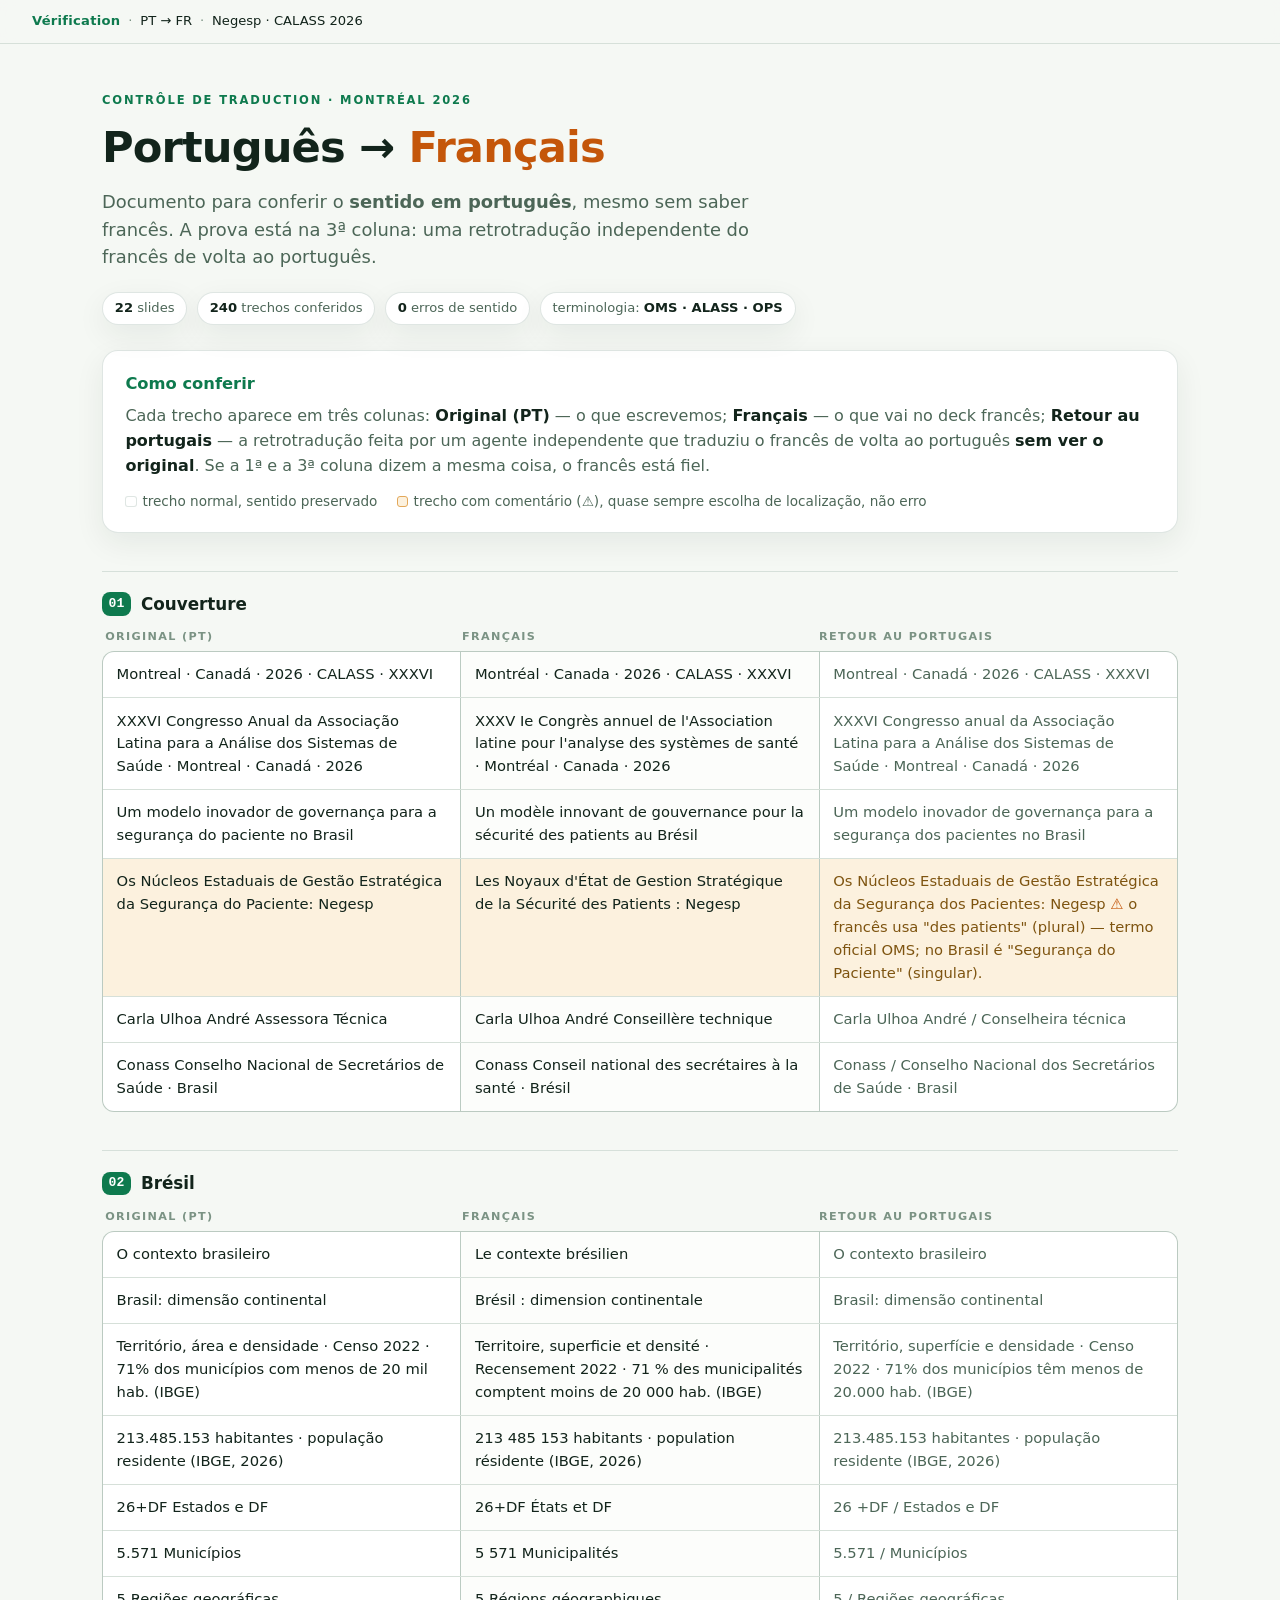
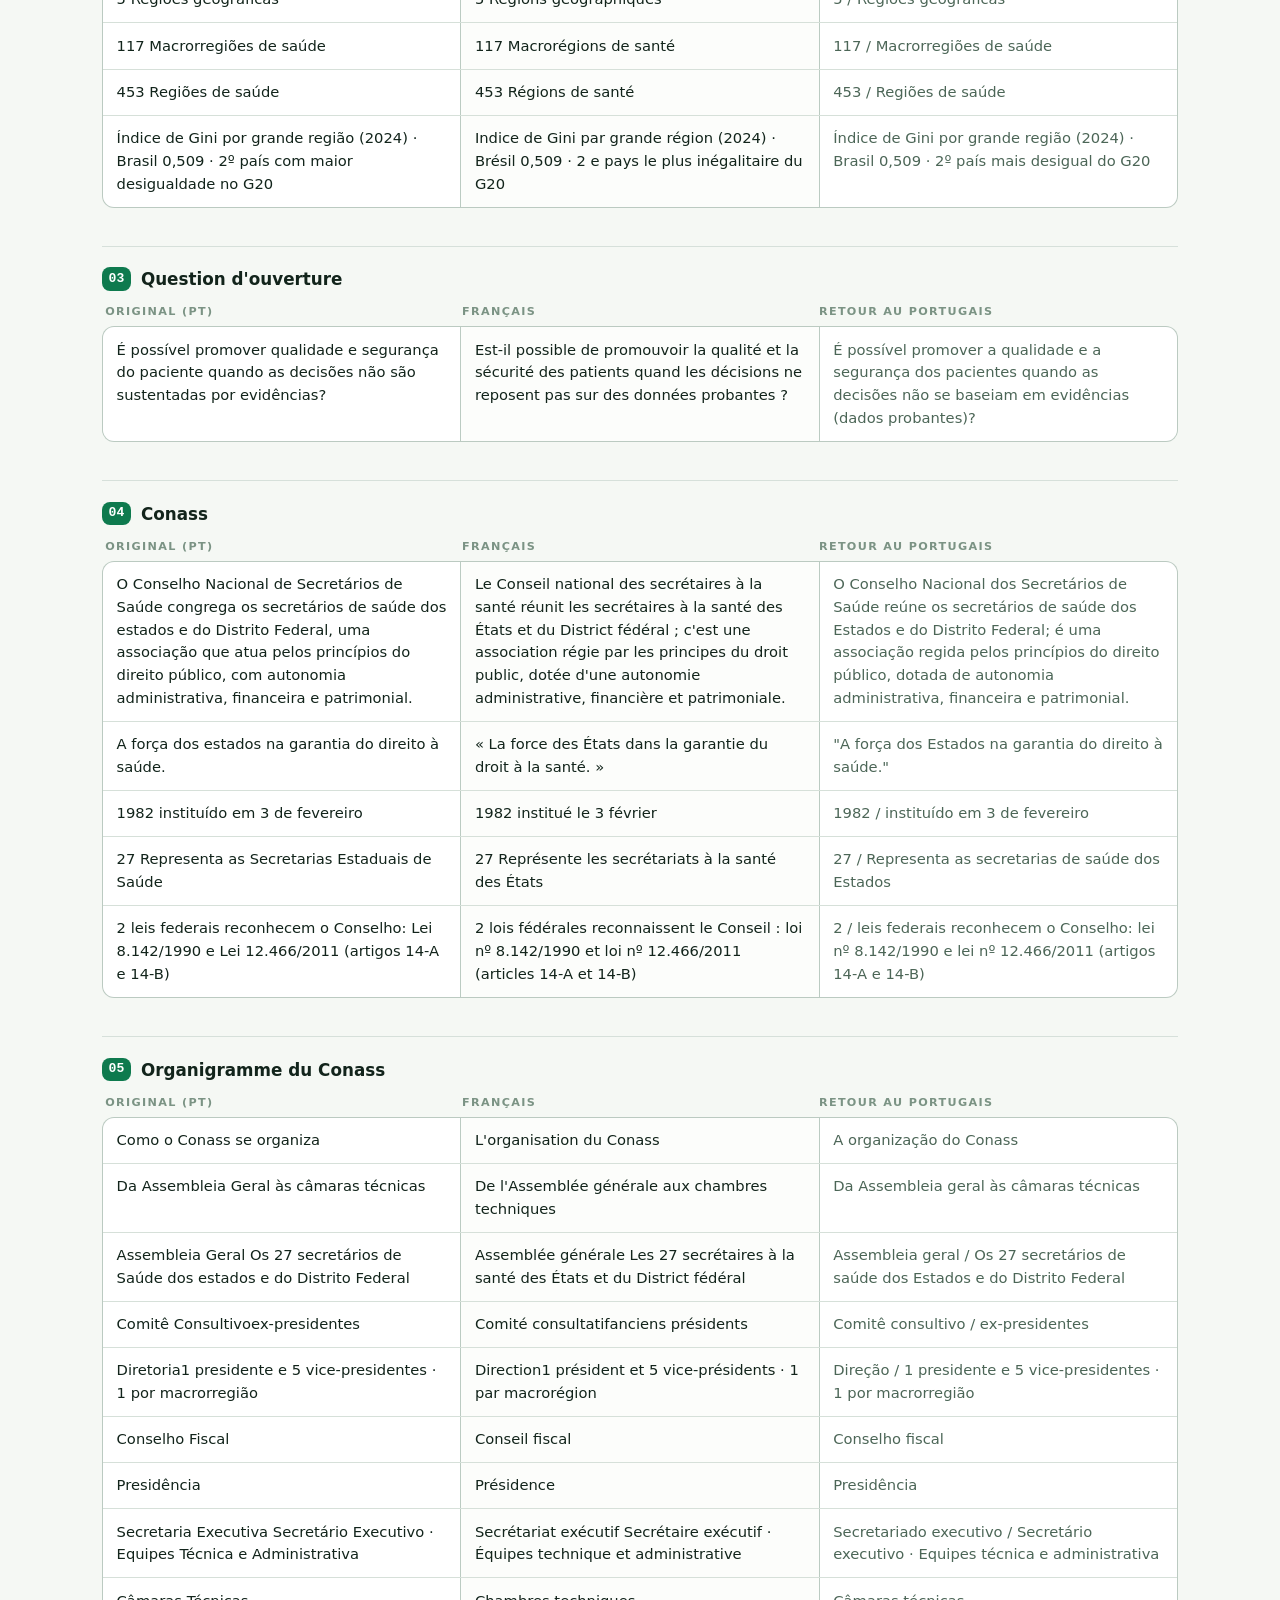
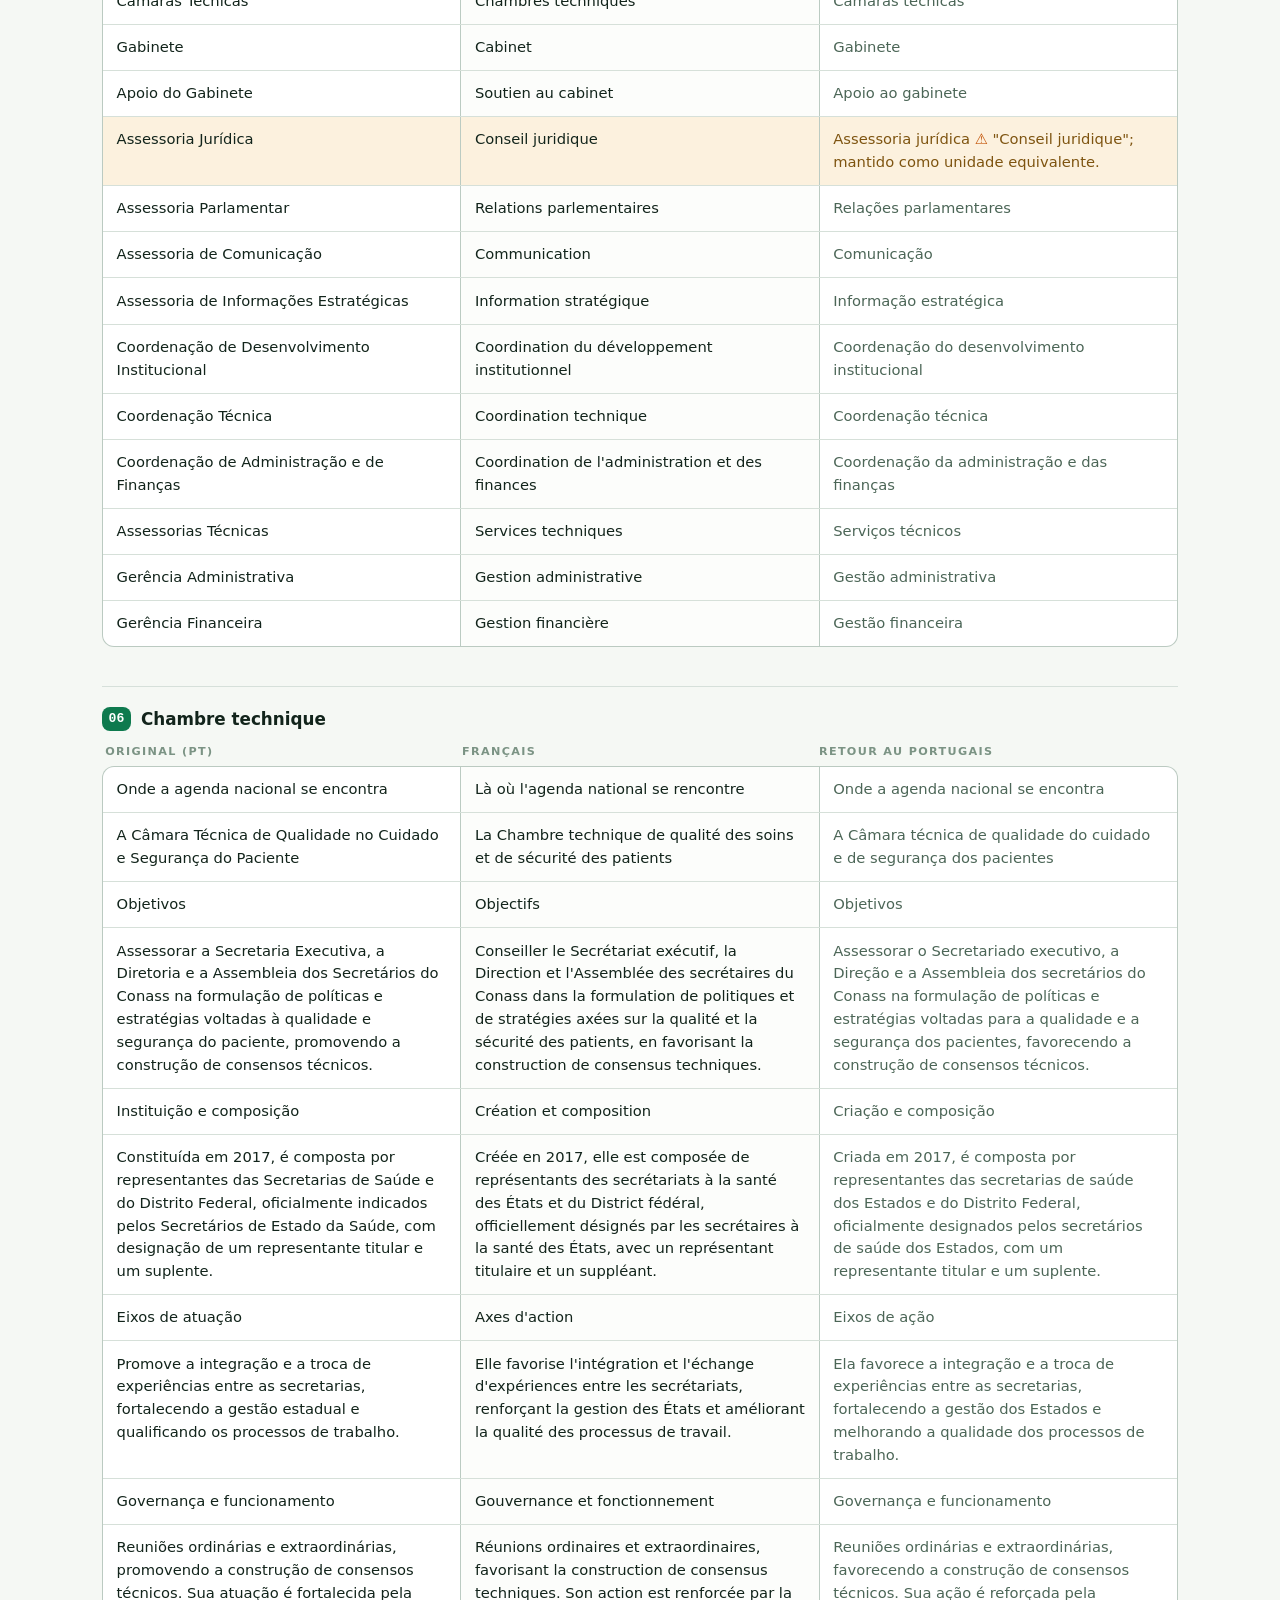
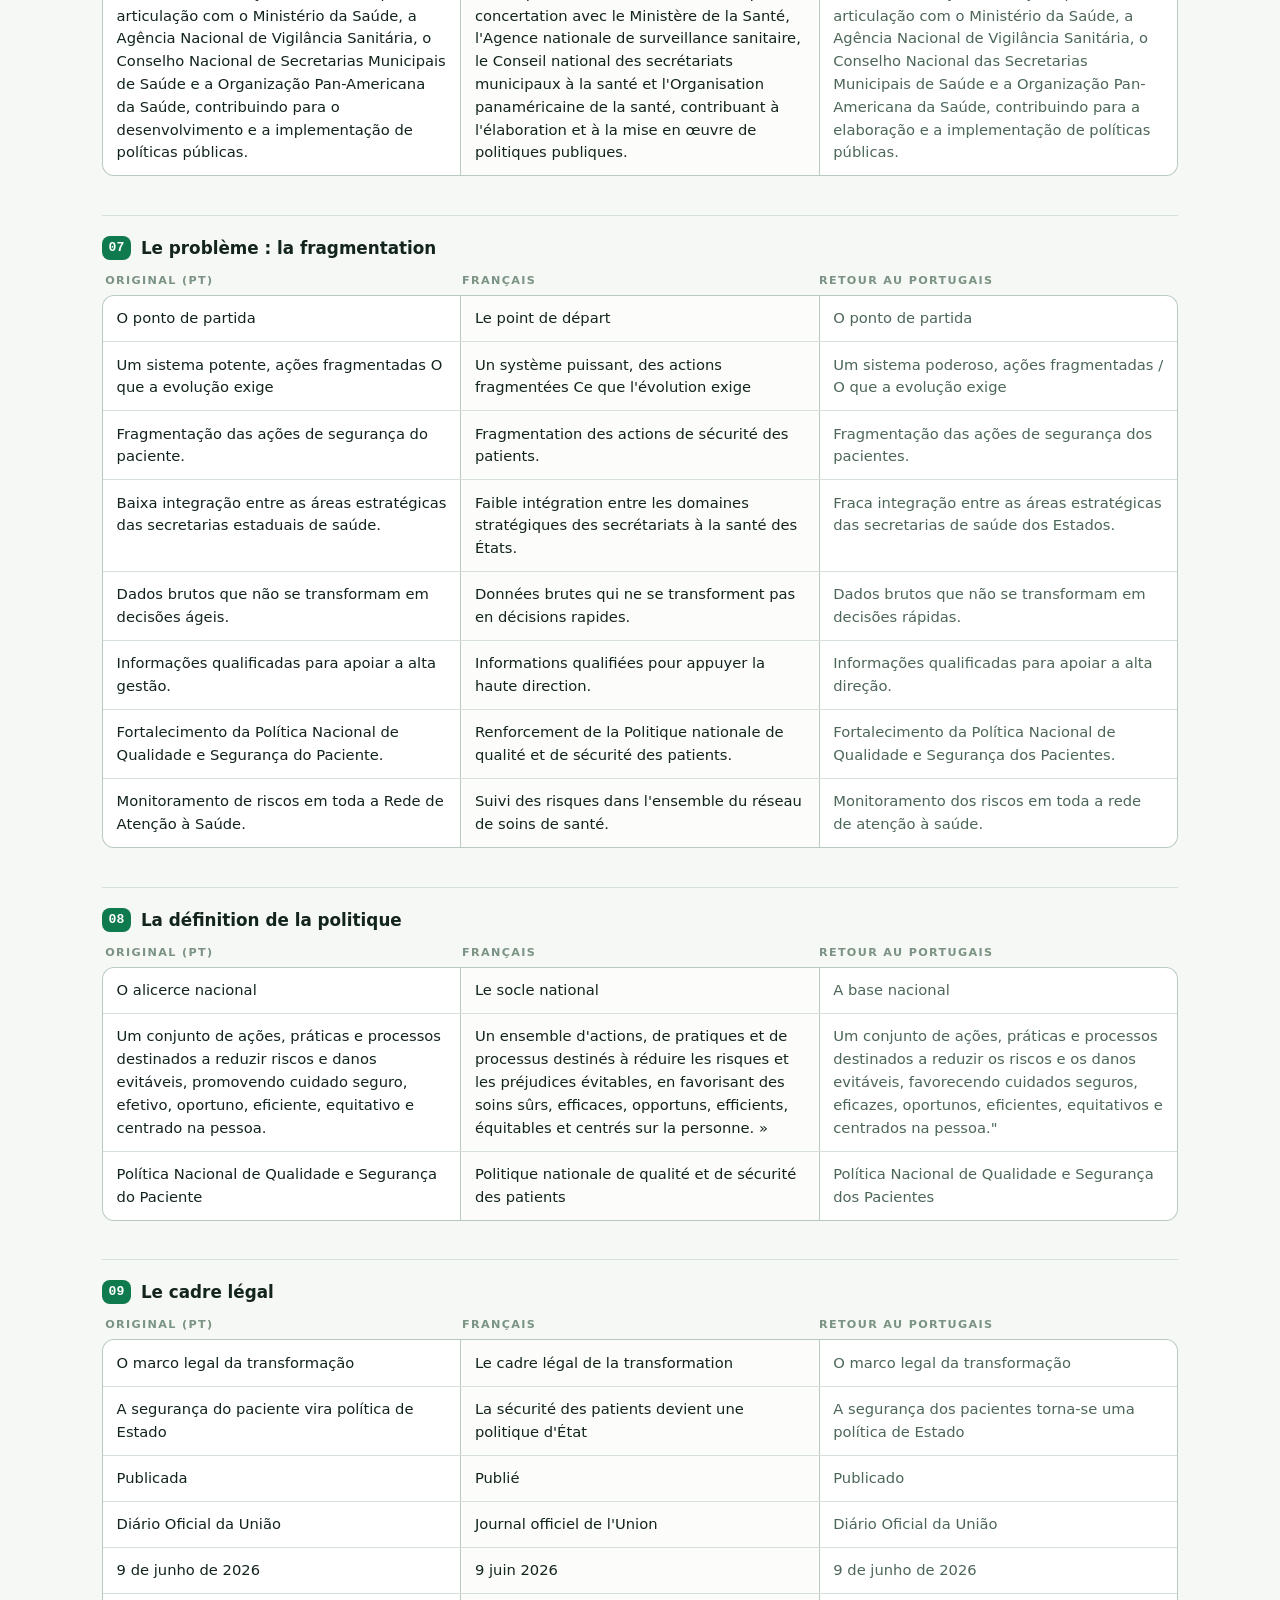
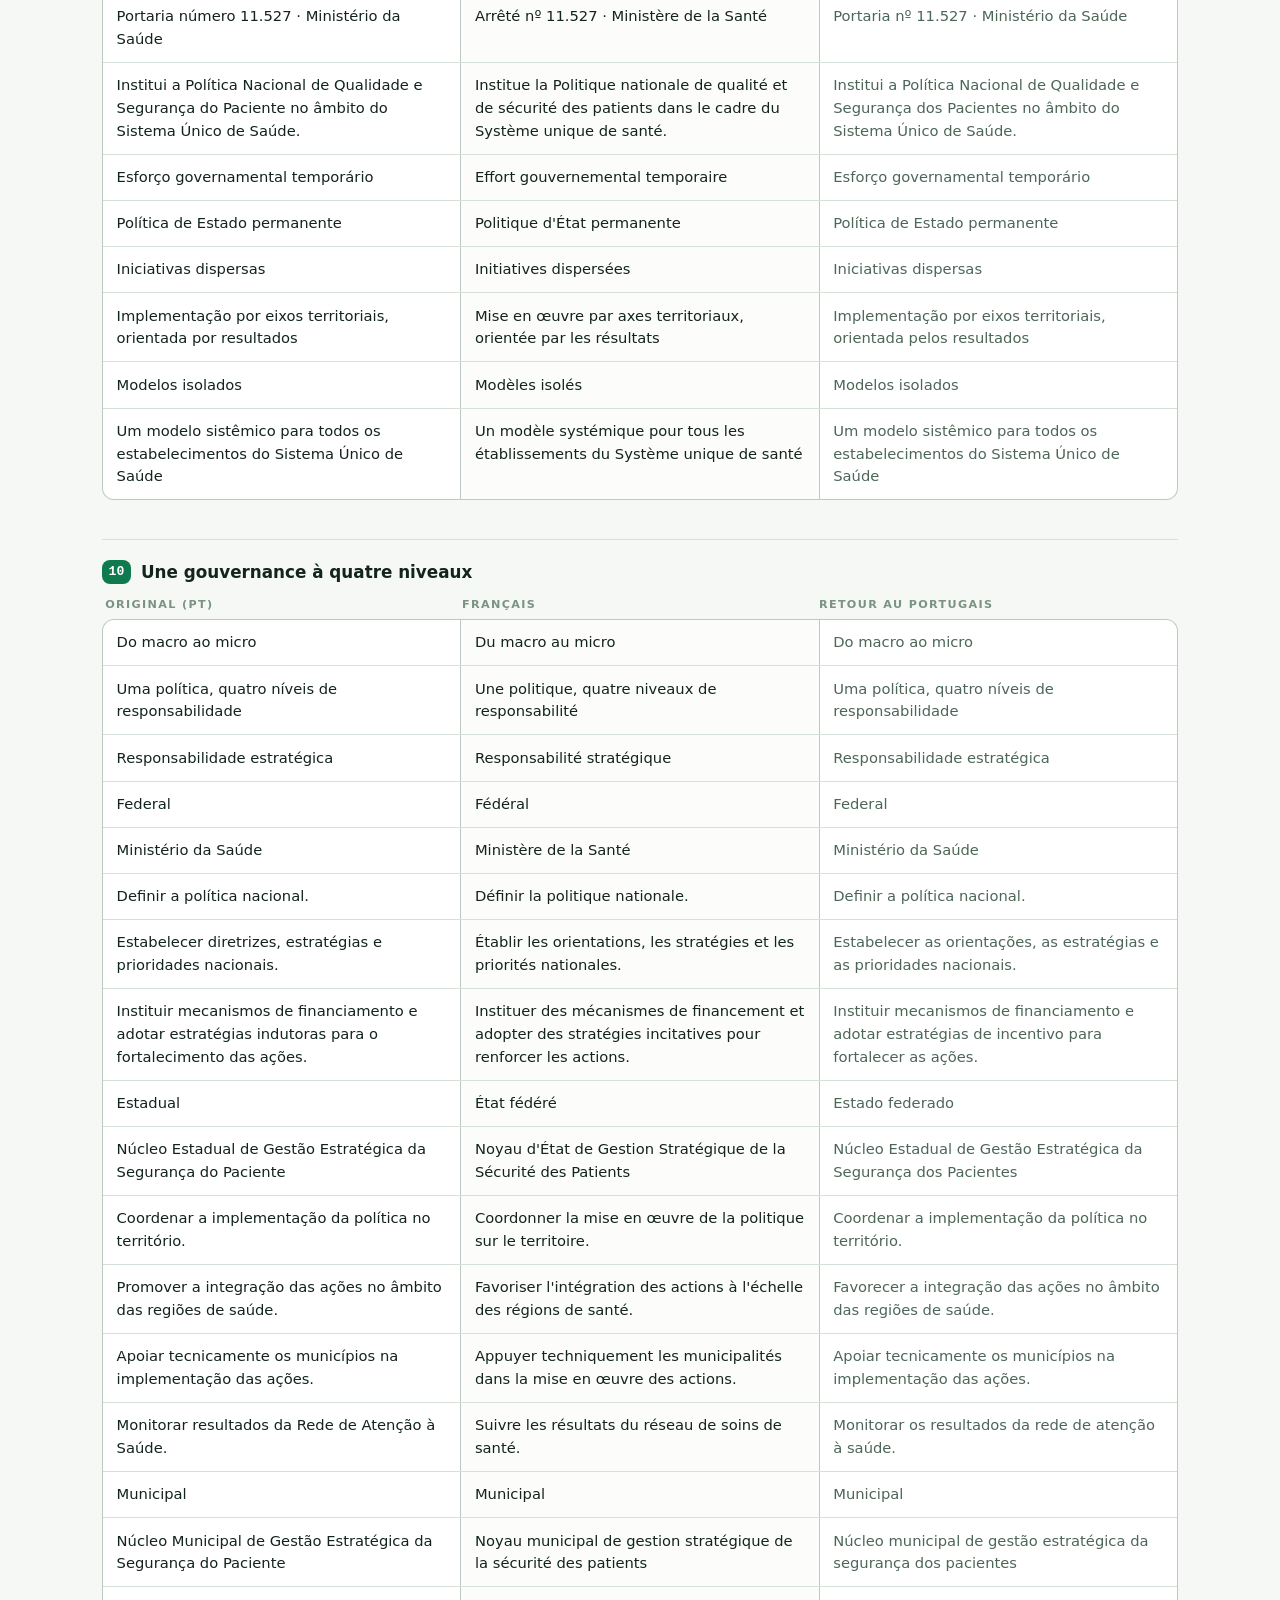
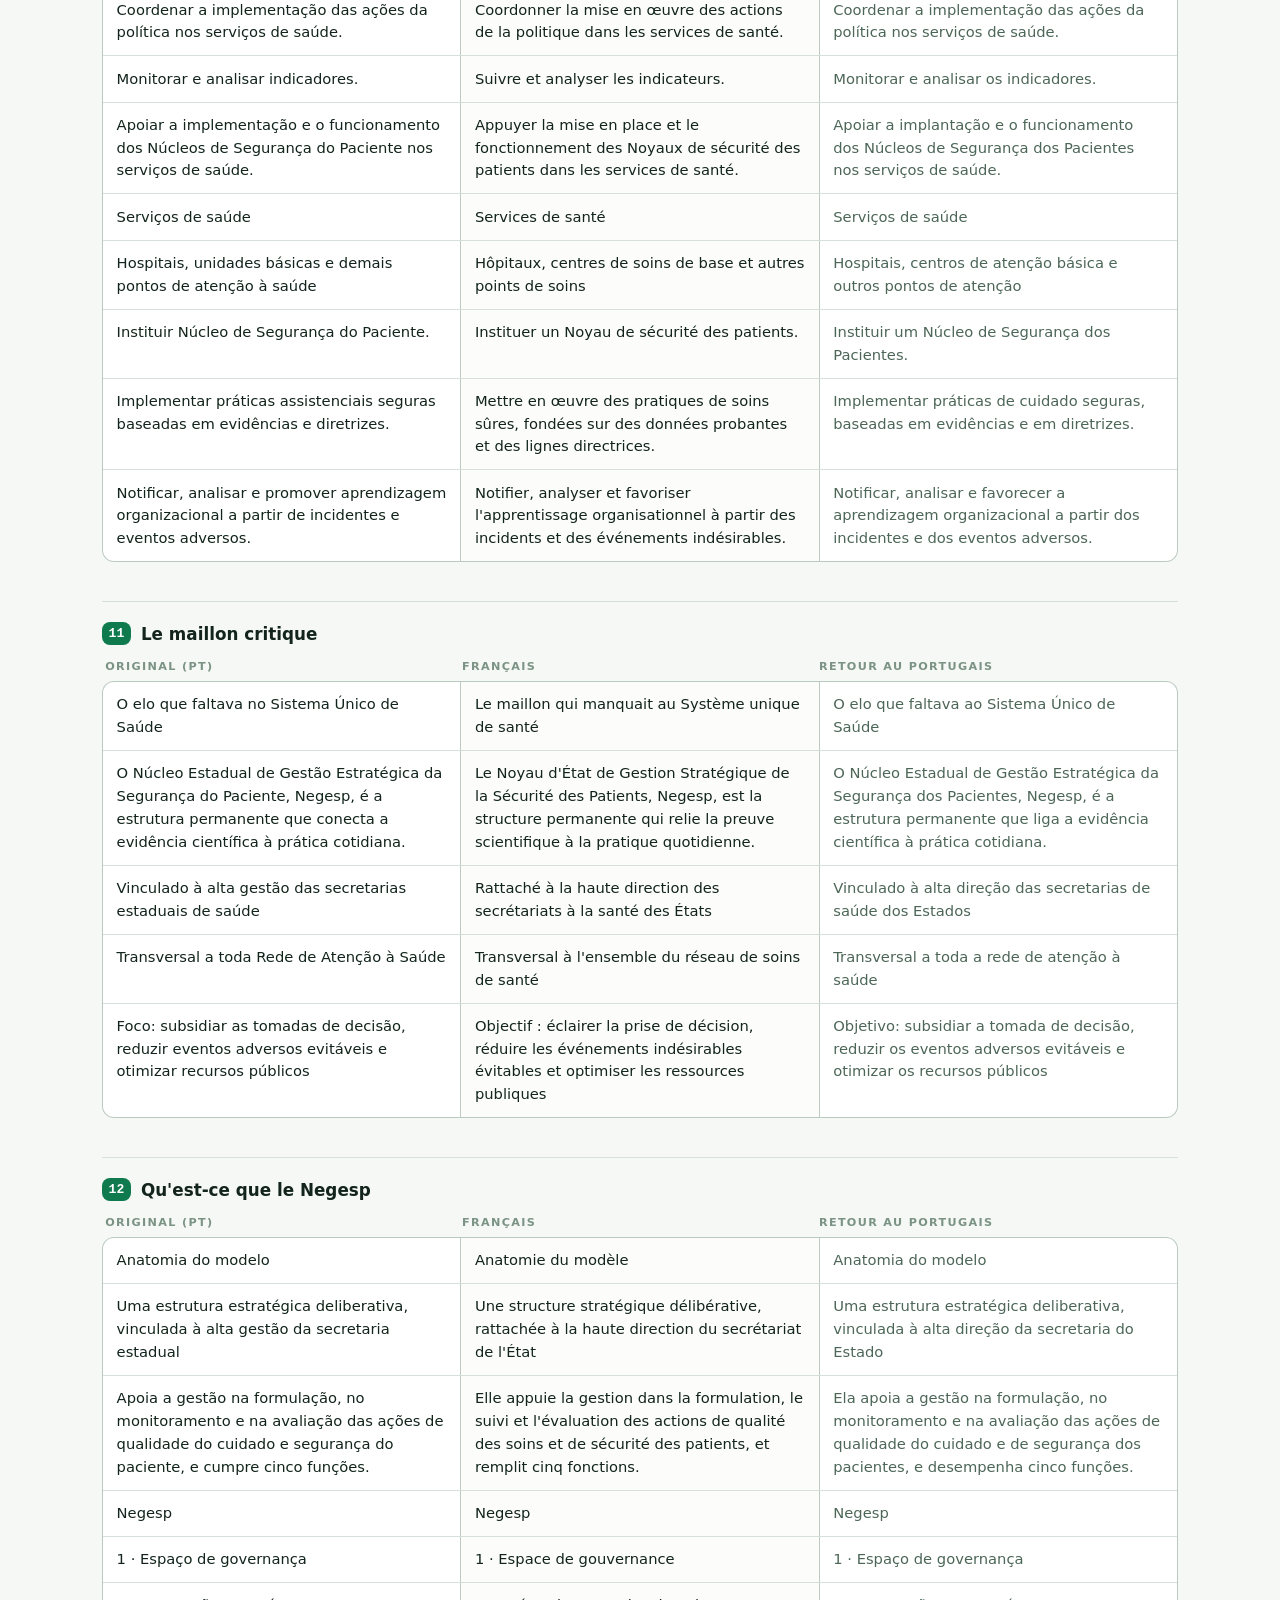
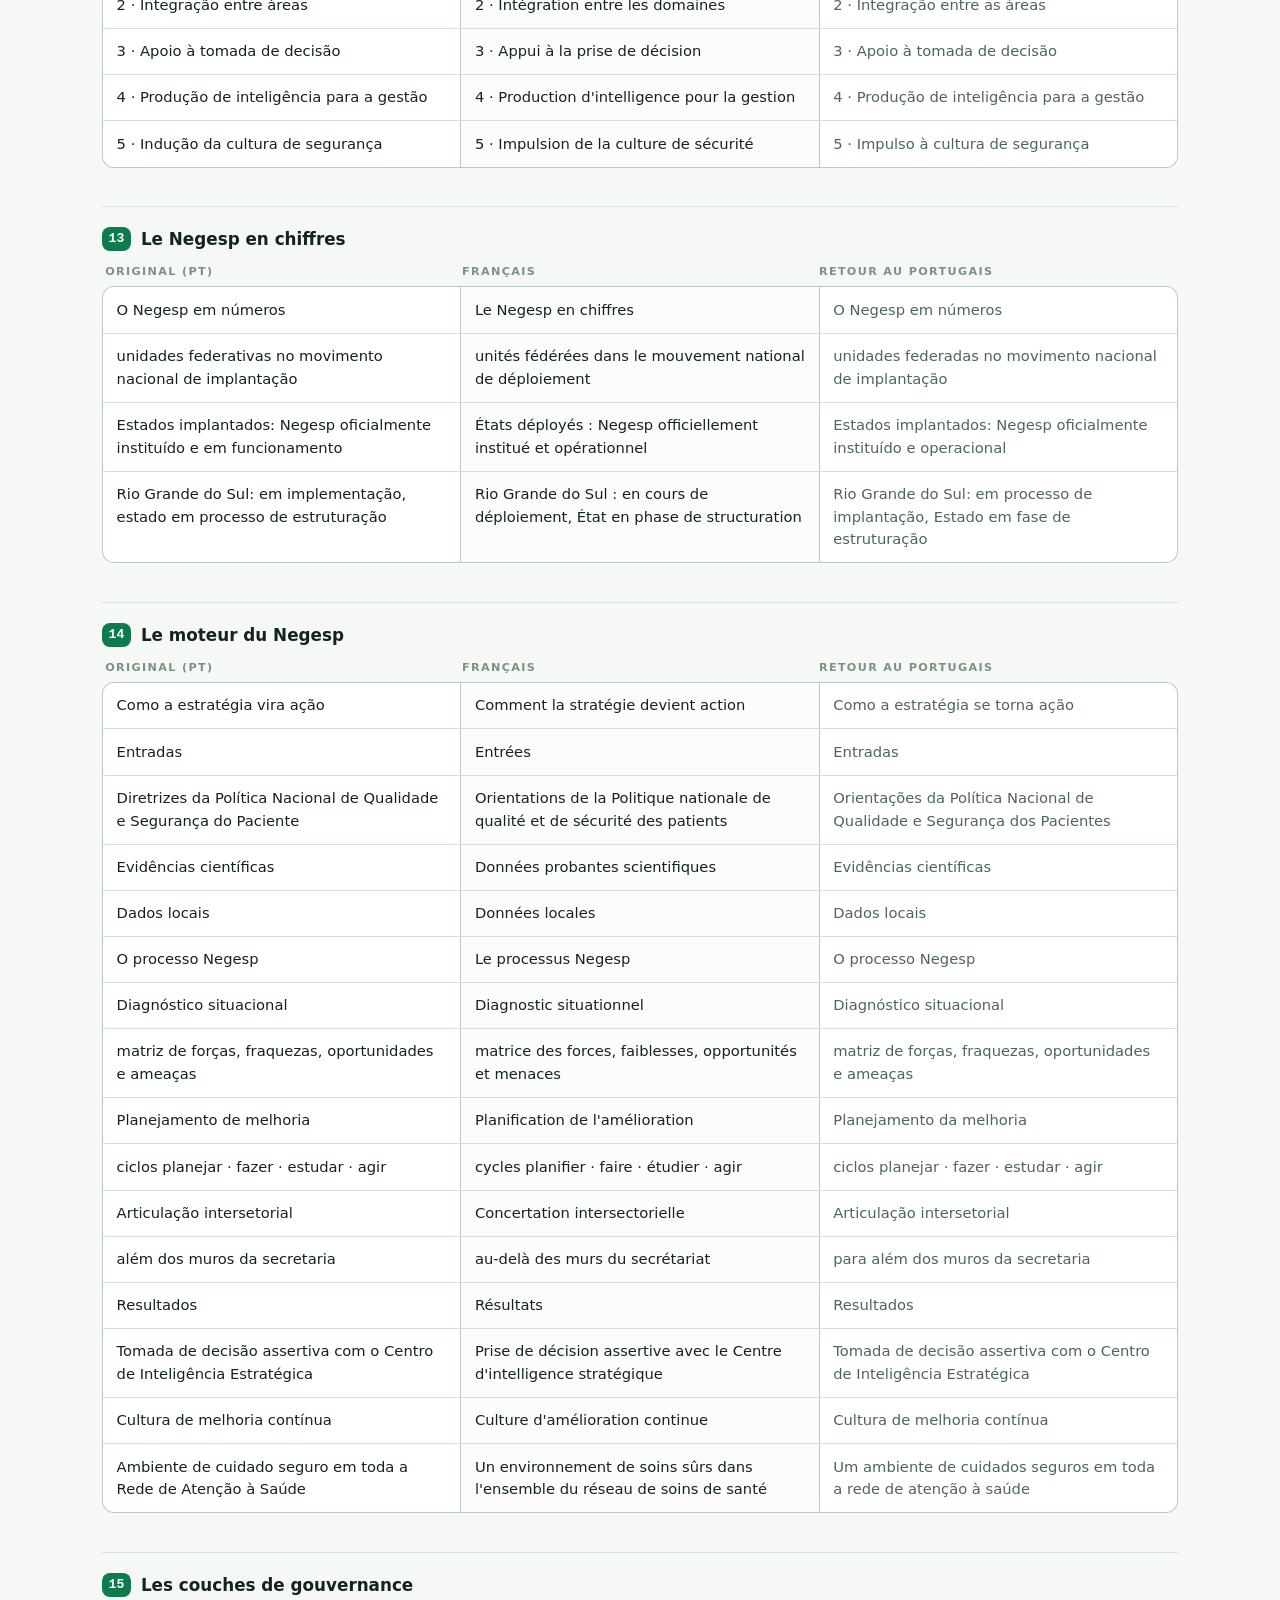
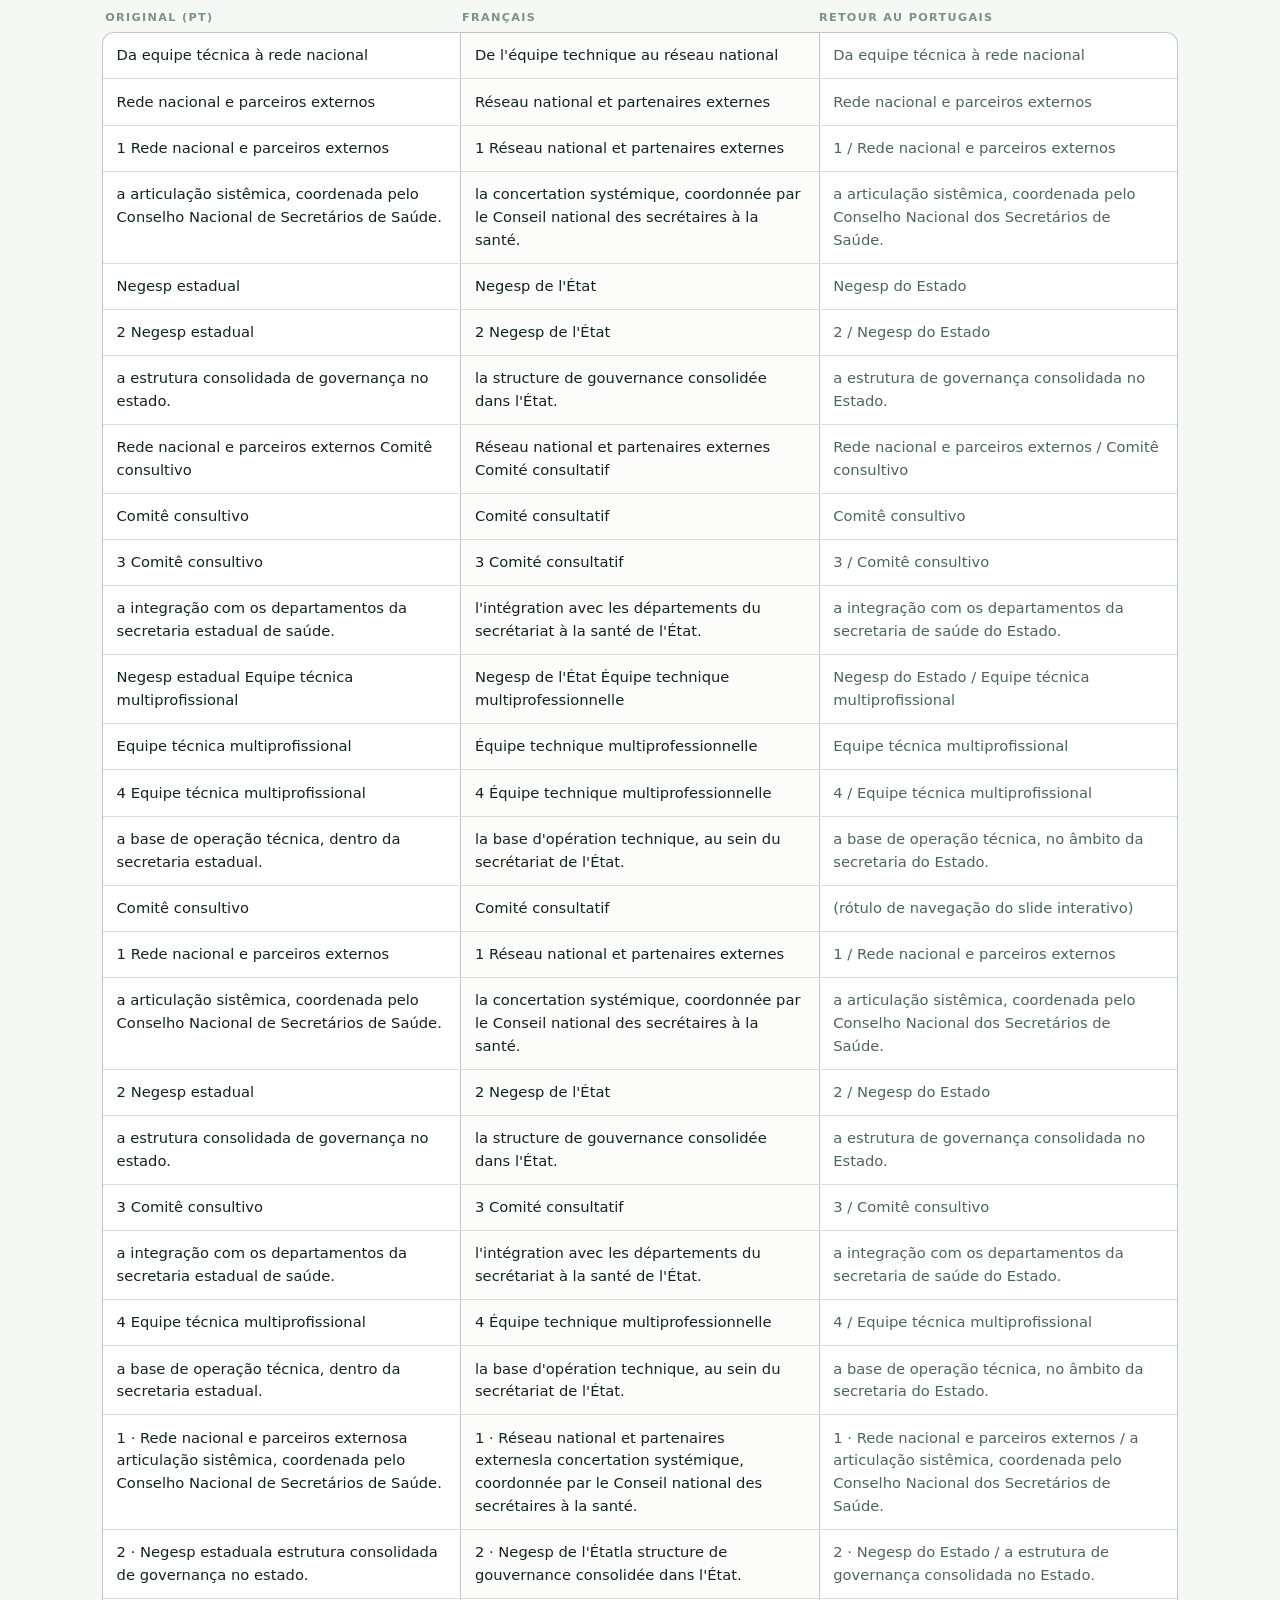
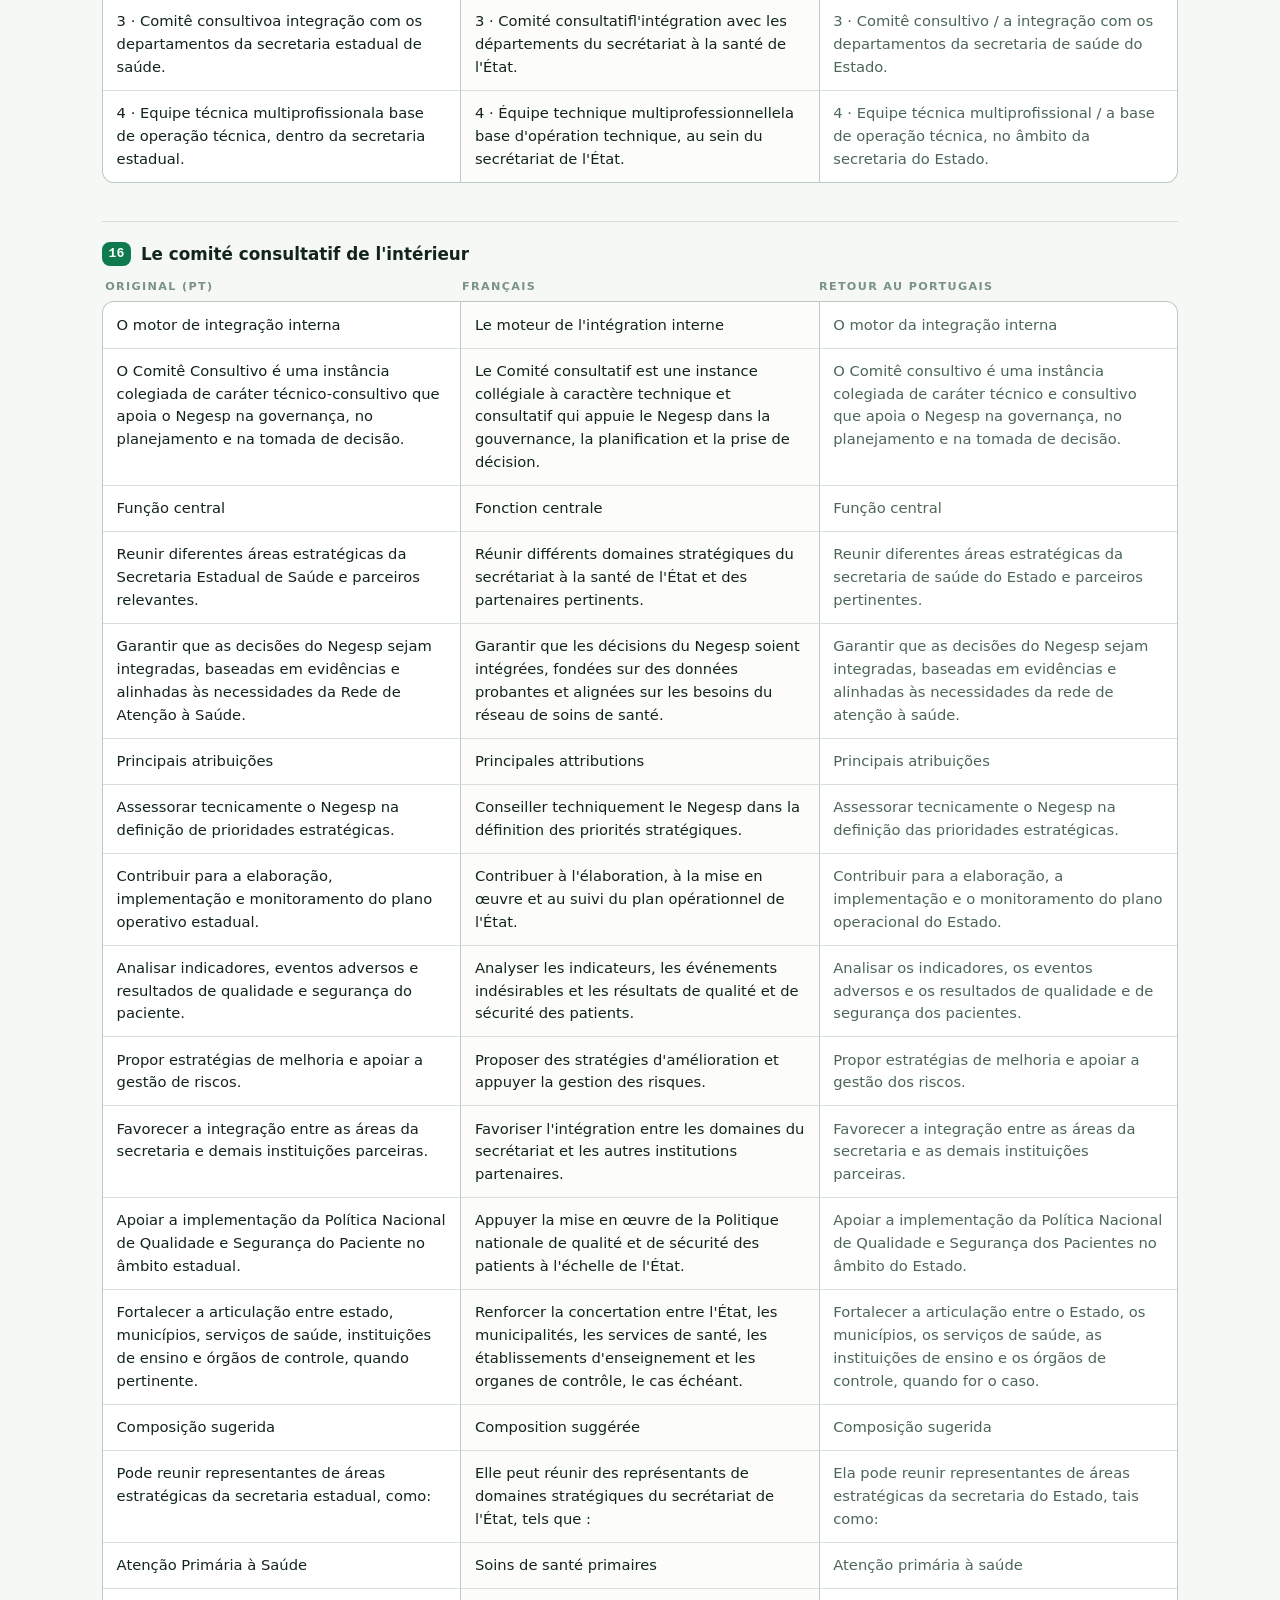
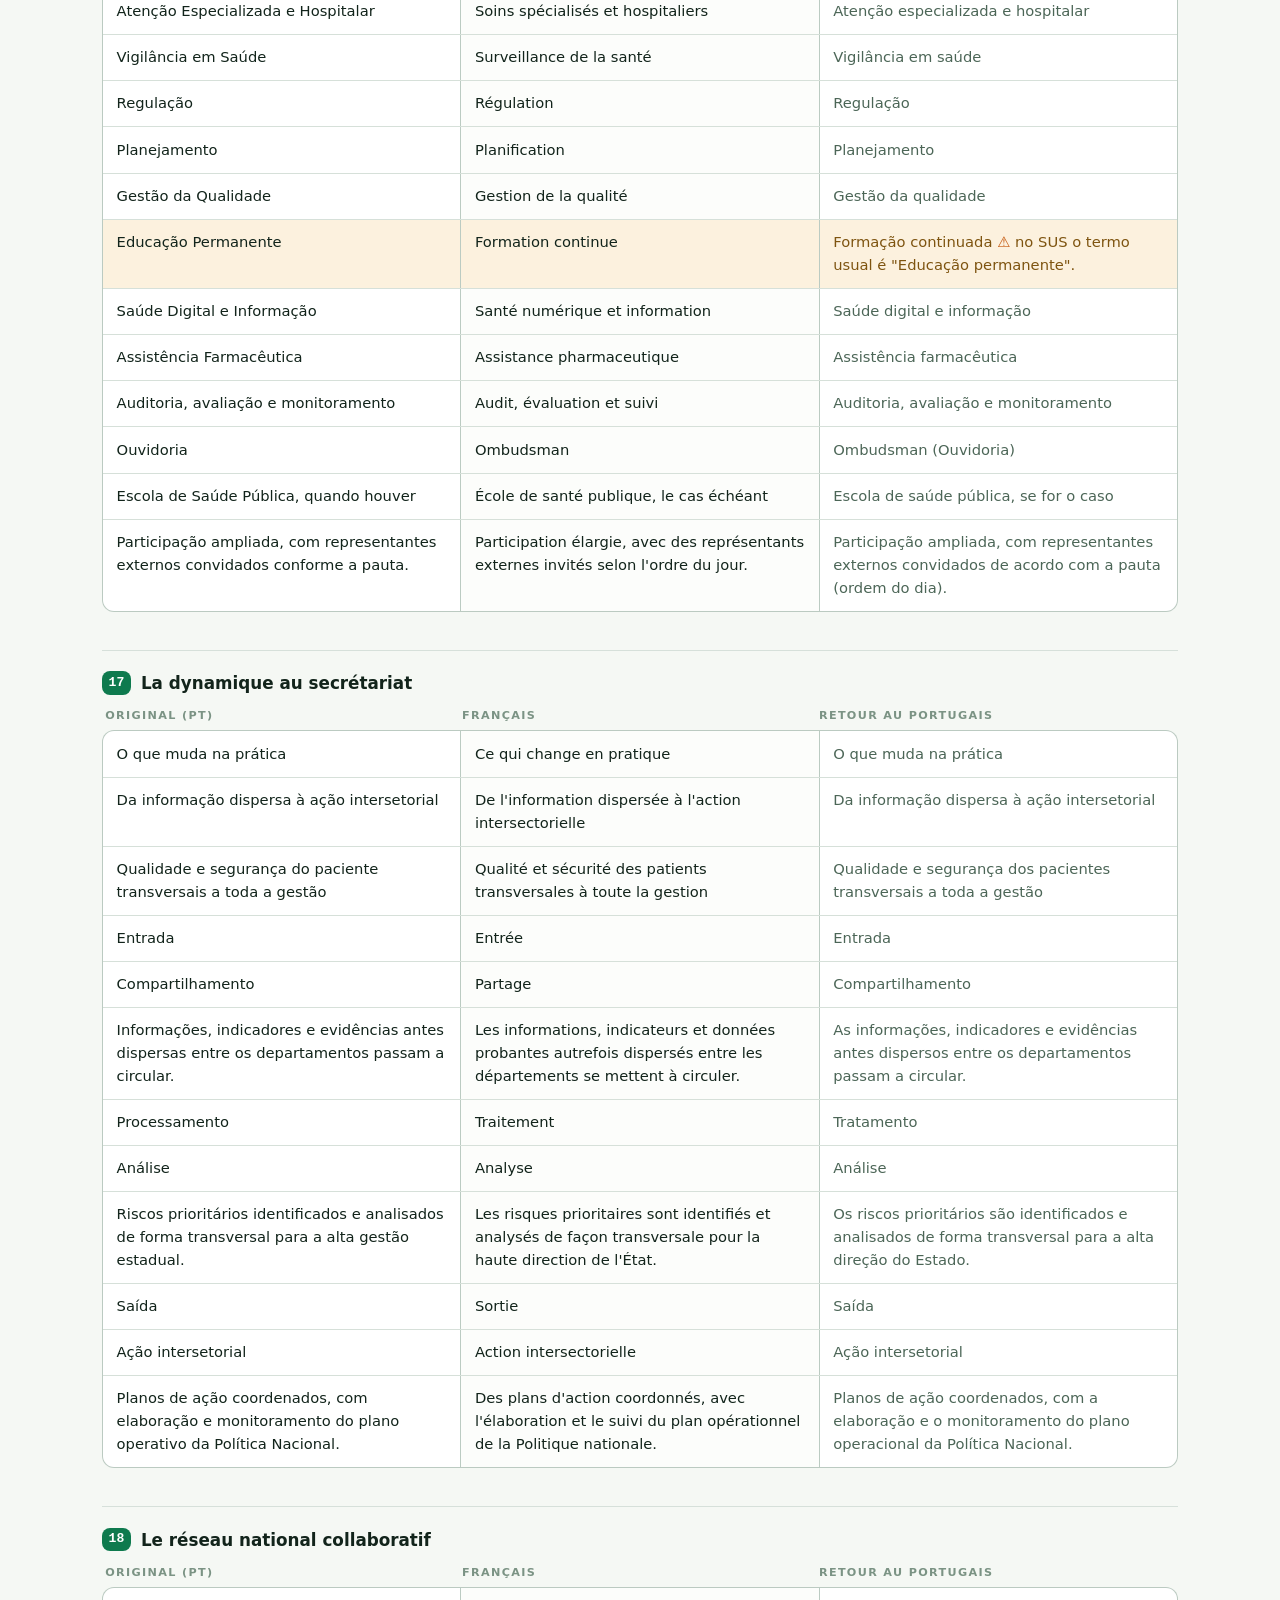
<file: traducao-fr/index.html>
<!doctype html>
<html lang="pt-BR">
<head>
<meta charset="utf-8">
<meta name="viewport" content="width=device-width,initial-scale=1">
<title>Verificação da tradução (PT→FR) — Negesp · CALASS 2026</title>
</head>
<body>
<style>
:root{
 --ground:#F5F8F4; --surface:#FFFFFF; --surface2:#FCFDFB;
 --ink:#12241B; --muted:#4C6657; --faint:#7B9384;
 --hair:rgba(14,64,44,.13); --green:#0E7A4E; --orange:#C4560A;
 --warnbg:#FCF1DE; --warnink:#7E5410; --warnedge:#E3A85A;
 --shadow:0 10px 30px rgba(6,46,30,.07);
}
@media (prefers-color-scheme:dark){:root{
 --ground:#0E1512; --surface:#172420; --surface2:#141F1B;
 --ink:#E7EFEA; --muted:#9EB4A7; --faint:#6F8879;
 --hair:rgba(230,240,235,.13); --green:#46C892; --orange:#EF9257;
 --warnbg:#2A2214; --warnink:#EAC98C; --warnedge:#6E5628;
 --shadow:0 12px 34px rgba(0,0,0,.35);
}}
:root[data-theme="light"]{
 --ground:#F5F8F4; --surface:#FFFFFF; --surface2:#FCFDFB;
 --ink:#12241B; --muted:#4C6657; --faint:#7B9384;
 --hair:rgba(14,64,44,.13); --green:#0E7A4E; --orange:#C4560A;
 --warnbg:#FCF1DE; --warnink:#7E5410; --warnedge:#E3A85A;
 --shadow:0 10px 30px rgba(6,46,30,.07);
}
:root[data-theme="dark"]{
 --ground:#0E1512; --surface:#172420; --surface2:#141F1B;
 --ink:#E7EFEA; --muted:#9EB4A7; --faint:#6F8879;
 --hair:rgba(230,240,235,.13); --green:#46C892; --orange:#EF9257;
 --warnbg:#2A2214; --warnink:#EAC98C; --warnedge:#6E5628;
 --shadow:0 12px 34px rgba(0,0,0,.35);
}
*{box-sizing:border-box} 
body{margin:0}
.doc{font-family:system-ui,-apple-system,"Segoe UI",Roboto,Helvetica,Arial,sans-serif;
 color:var(--ink);background:var(--ground);line-height:1.55;-webkit-font-smoothing:antialiased;
 padding-bottom:5rem}
.bar{position:sticky;top:0;z-index:5;background:color-mix(in srgb,var(--ground) 88%,transparent);
 backdrop-filter:blur(8px);border-bottom:1px solid var(--hair);padding:.7rem clamp(1rem,4vw,2rem);
 display:flex;align-items:center;gap:.6em;font-size:.82rem}
.bar b{color:var(--green);font-weight:800;letter-spacing:.02em}
.bar .sep{color:var(--faint)}
.wrap{max-width:1140px;margin:0 auto;padding:clamp(1.4rem,4vw,3rem) clamp(1rem,4vw,2rem)}
.eyebrow{text-transform:uppercase;letter-spacing:.16em;font-size:.72rem;font-weight:700;color:var(--green)}
h1{font-size:clamp(1.7rem,4.4vw,2.7rem);line-height:1.05;margin:.35em 0 .2em;letter-spacing:-.02em;text-wrap:balance;font-weight:800}
h1 .fr{color:var(--orange)}
.lead{color:var(--muted);font-size:clamp(1rem,1.6vw,1.12rem);max-width:60ch}
.chips{display:flex;flex-wrap:wrap;gap:.6rem;margin:1.3rem 0 .2rem}
.chip{background:var(--surface);border:1px solid var(--hair);border-radius:999px;padding:.4em .9em;font-size:.82rem;color:var(--muted);box-shadow:var(--shadow)}
.chip b{color:var(--ink);font-weight:800;font-variant-numeric:tabular-nums}
.card{background:var(--surface);border:1px solid var(--hair);border-radius:16px;padding:1.2rem 1.4rem;margin:1.6rem 0;box-shadow:var(--shadow)}
.card h3{margin:0 0 .5em;color:var(--green);font-size:1.02rem}
.card p{margin:.5em 0;color:var(--muted)} .card p b{color:var(--ink)}
.legend{display:flex;flex-wrap:wrap;gap:1.2rem;margin-top:.8rem;font-size:.85rem;color:var(--muted)}
.legend i{display:inline-block;width:.85em;height:.85em;border-radius:3px;vertical-align:-1px;margin-right:.4em}
code{background:color-mix(in srgb,var(--green) 12%,transparent);color:var(--ink);padding:.12em .45em;border-radius:5px;font-size:.9em}
.slide{margin-top:2.4rem}
h2{display:flex;align-items:center;gap:.6em;font-size:1.05rem;font-weight:800;margin:0 0 .7rem;
 padding-top:1.2rem;border-top:1px solid var(--hair);color:var(--ink)}
h2 .sn{font-variant-numeric:tabular-nums;font-family:ui-monospace,"SF Mono",Menlo,monospace;
 background:var(--green);color:#fff;border-radius:8px;padding:.12em .5em;font-size:.82rem}
.colhead{display:grid;grid-template-columns:1fr 1fr 1fr;gap:1px;font-size:.7rem;text-transform:uppercase;letter-spacing:.12em;
 color:var(--faint);font-weight:700;padding:0 .2rem .35rem}
.segs{display:flex;flex-direction:column;gap:1px;background:var(--hair);border:1px solid var(--hair);border-radius:12px;overflow:hidden}
.seg{display:grid;grid-template-columns:1fr 1fr 1fr;gap:1px;background:var(--hair)}
.cell{background:var(--surface);padding:.7rem .85rem}
.cell.f{background:var(--surface2)}
.cell.b{color:var(--muted)}
.cell p{margin:0;font-size:.92rem}
.cell .lbl{display:none;text-transform:uppercase;letter-spacing:.1em;font-size:.62rem;font-weight:700;color:var(--faint);margin-bottom:.25em}
.seg.warn .cell{background:var(--warnbg)}
.seg.warn .cell.b{color:var(--warnink)}
.wm{color:var(--orange);font-weight:800}
.gloss .grow{display:grid;grid-template-columns:1.1fr 1.1fr .9fr;gap:1rem;padding:.6rem 0;border-bottom:1px solid var(--hair);font-size:.9rem}
.gloss .gp{color:var(--ink)} .gloss .gf{color:var(--green);font-weight:600} .gloss .gs{color:var(--faint);font-size:.85rem}
footer{max-width:1140px;margin:2rem auto 0;padding:1.4rem clamp(1rem,4vw,2rem);color:var(--faint);font-size:.82rem;border-top:1px solid var(--hair)}
@media (max-width:760px){
 .seg,.colhead{grid-template-columns:1fr}
 .colhead{display:none}
 .cell .lbl{display:block}
 .seg{gap:1px;padding:0}
 .gloss .grow{grid-template-columns:1fr;gap:.15rem}
 .gloss .gf{font-weight:700}
}
</style>
<div class="doc">
<div class="bar"><b>Vérification</b><span class="sep">·</span>PT → FR<span class="sep">·</span>Negesp · CALASS 2026</div>
<div class="wrap">
<div class="eyebrow">Contrôle de traduction · Montréal 2026</div>
<h1>Português &rarr; <span class="fr">Français</span></h1>
<p class="lead">Documento para conferir o <b>sentido em português</b>, mesmo sem saber francês. A prova está na 3ª coluna: uma retrotradução independente do francês de volta ao português.</p>
<div class="chips"><span class="chip"><b>22</b> slides</span><span class="chip"><b>240</b> trechos conferidos</span><span class="chip"><b>0</b> erros de sentido</span><span class="chip">terminologia: <b>OMS · ALASS · OPS</b></span></div>

<div class="card">
<h3>Como conferir</h3>
<p>Cada trecho aparece em três colunas: <b>Original (PT)</b> — o que escrevemos; <b>Français</b> — o que vai no deck francês; <b>Retour au portugais</b> — a retrotradução feita por um agente independente que traduziu o francês de volta ao português <b>sem ver o original</b>. Se a 1ª e a 3ª coluna dizem a mesma coisa, o francês está fiel.</p>
<div class="legend"><span><i style="background:var(--surface);border:1px solid var(--hair)"></i>trecho normal, sentido preservado</span><span><i style="background:var(--warnbg);border:1px solid var(--warnedge)"></i>trecho com comentário (⚠), quase sempre escolha de localização, não erro</span></div>
</div>

<section class="slide" id="d01">
<h2><span class="sn">01</span>Couverture</h2>
<div class="colhead"><span>Original (PT)</span><span>Français</span><span>Retour au portugais</span></div>
<div class="segs"><div class="seg">
<div class="cell o"><span class="lbl">Original (PT)</span><p>Montreal · Canadá · 2026 · CALASS · XXXVI</p></div>
<div class="cell f"><span class="lbl">Français</span><p>Montréal · Canada · 2026 · CALASS · XXXVI</p></div>
<div class="cell b"><span class="lbl">Retour PT</span><p>Montreal · Canadá · 2026 · CALASS · XXXVI</p></div>
</div><div class="seg">
<div class="cell o"><span class="lbl">Original (PT)</span><p>XXXVI Congresso Anual da Associação Latina para a Análise dos Sistemas de Saúde · Montreal · Canadá · 2026</p></div>
<div class="cell f"><span class="lbl">Français</span><p>XXXV Ie Congrès annuel de l&#x27;Association latine pour l&#x27;analyse des systèmes de santé · Montréal · Canada · 2026</p></div>
<div class="cell b"><span class="lbl">Retour PT</span><p>XXXVI Congresso anual da Associação Latina para a Análise dos Sistemas de Saúde · Montreal · Canadá · 2026</p></div>
</div><div class="seg">
<div class="cell o"><span class="lbl">Original (PT)</span><p>Um modelo inovador de governança para a segurança do paciente no Brasil</p></div>
<div class="cell f"><span class="lbl">Français</span><p>Un modèle innovant de gouvernance pour la sécurité des patients au Brésil</p></div>
<div class="cell b"><span class="lbl">Retour PT</span><p>Um modelo inovador de governança para a segurança dos pacientes no Brasil</p></div>
</div><div class="seg warn">
<div class="cell o"><span class="lbl">Original (PT)</span><p>Os Núcleos Estaduais de Gestão Estratégica da Segurança do Paciente: Negesp</p></div>
<div class="cell f"><span class="lbl">Français</span><p>Les Noyaux d&#x27;État de Gestion Stratégique de la Sécurité des Patients : Negesp</p></div>
<div class="cell b"><span class="lbl">Retour PT</span><p>Os Núcleos Estaduais de Gestão Estratégica da Segurança dos Pacientes: Negesp  <span class="wm">⚠</span> o francês usa &quot;des patients&quot; (plural) — termo oficial OMS; no Brasil é &quot;Segurança do Paciente&quot; (singular).</p></div>
</div><div class="seg">
<div class="cell o"><span class="lbl">Original (PT)</span><p>Carla Ulhoa André Assessora Técnica</p></div>
<div class="cell f"><span class="lbl">Français</span><p>Carla Ulhoa André Conseillère technique</p></div>
<div class="cell b"><span class="lbl">Retour PT</span><p>Carla Ulhoa André / Conselheira técnica</p></div>
</div><div class="seg">
<div class="cell o"><span class="lbl">Original (PT)</span><p>Conass Conselho Nacional de Secretários de Saúde · Brasil</p></div>
<div class="cell f"><span class="lbl">Français</span><p>Conass Conseil national des secrétaires à la santé · Brésil</p></div>
<div class="cell b"><span class="lbl">Retour PT</span><p>Conass / Conselho Nacional dos Secretários de Saúde · Brasil</p></div>
</div></div>
</section><section class="slide" id="d02">
<h2><span class="sn">02</span>Brésil</h2>
<div class="colhead"><span>Original (PT)</span><span>Français</span><span>Retour au portugais</span></div>
<div class="segs"><div class="seg">
<div class="cell o"><span class="lbl">Original (PT)</span><p>O contexto brasileiro</p></div>
<div class="cell f"><span class="lbl">Français</span><p>Le contexte brésilien</p></div>
<div class="cell b"><span class="lbl">Retour PT</span><p>O contexto brasileiro</p></div>
</div><div class="seg">
<div class="cell o"><span class="lbl">Original (PT)</span><p>Brasil: dimensão continental</p></div>
<div class="cell f"><span class="lbl">Français</span><p>Brésil : dimension continentale</p></div>
<div class="cell b"><span class="lbl">Retour PT</span><p>Brasil: dimensão continental</p></div>
</div><div class="seg">
<div class="cell o"><span class="lbl">Original (PT)</span><p>Território, área e densidade · Censo 2022 · 71% dos municípios com menos de 20 mil hab. (IBGE)</p></div>
<div class="cell f"><span class="lbl">Français</span><p>Territoire, superficie et densité · Recensement 2022 · 71 % des municipalités comptent moins de 20 000 hab. (IBGE)</p></div>
<div class="cell b"><span class="lbl">Retour PT</span><p>Território, superfície e densidade · Censo 2022 · 71% dos municípios têm menos de 20.000 hab. (IBGE)</p></div>
</div><div class="seg">
<div class="cell o"><span class="lbl">Original (PT)</span><p>213.485.153 habitantes · população residente (IBGE, 2026)</p></div>
<div class="cell f"><span class="lbl">Français</span><p>213 485 153 habitants · population résidente (IBGE, 2026)</p></div>
<div class="cell b"><span class="lbl">Retour PT</span><p>213.485.153 habitantes · população residente (IBGE, 2026)</p></div>
</div><div class="seg">
<div class="cell o"><span class="lbl">Original (PT)</span><p>26+DF Estados e DF</p></div>
<div class="cell f"><span class="lbl">Français</span><p>26+DF États et DF</p></div>
<div class="cell b"><span class="lbl">Retour PT</span><p>26 +DF / Estados e DF</p></div>
</div><div class="seg">
<div class="cell o"><span class="lbl">Original (PT)</span><p>5.571 Municípios</p></div>
<div class="cell f"><span class="lbl">Français</span><p>5 571 Municipalités</p></div>
<div class="cell b"><span class="lbl">Retour PT</span><p>5.571 / Municípios</p></div>
</div><div class="seg">
<div class="cell o"><span class="lbl">Original (PT)</span><p>5 Regiões geográficas</p></div>
<div class="cell f"><span class="lbl">Français</span><p>5 Régions géographiques</p></div>
<div class="cell b"><span class="lbl">Retour PT</span><p>5 / Regiões geográficas</p></div>
</div><div class="seg">
<div class="cell o"><span class="lbl">Original (PT)</span><p>117 Macrorregiões de saúde</p></div>
<div class="cell f"><span class="lbl">Français</span><p>117 Macrorégions de santé</p></div>
<div class="cell b"><span class="lbl">Retour PT</span><p>117 / Macrorregiões de saúde</p></div>
</div><div class="seg">
<div class="cell o"><span class="lbl">Original (PT)</span><p>453 Regiões de saúde</p></div>
<div class="cell f"><span class="lbl">Français</span><p>453 Régions de santé</p></div>
<div class="cell b"><span class="lbl">Retour PT</span><p>453 / Regiões de saúde</p></div>
</div><div class="seg">
<div class="cell o"><span class="lbl">Original (PT)</span><p>Índice de Gini por grande região (2024) · Brasil 0,509 · 2º país com maior desigualdade no G20</p></div>
<div class="cell f"><span class="lbl">Français</span><p>Indice de Gini par grande région (2024) · Brésil 0,509 · 2 e pays le plus inégalitaire du G20</p></div>
<div class="cell b"><span class="lbl">Retour PT</span><p>Índice de Gini por grande região (2024) · Brasil 0,509 · 2º país mais desigual do G20</p></div>
</div></div>
</section><section class="slide" id="d03">
<h2><span class="sn">03</span>Question d&#x27;ouverture</h2>
<div class="colhead"><span>Original (PT)</span><span>Français</span><span>Retour au portugais</span></div>
<div class="segs"><div class="seg">
<div class="cell o"><span class="lbl">Original (PT)</span><p>É possível promover qualidade e segurança do paciente quando as decisões não são sustentadas por evidências?</p></div>
<div class="cell f"><span class="lbl">Français</span><p>Est-il possible de promouvoir la qualité et la sécurité des patients quand les décisions ne reposent pas sur des données probantes ?</p></div>
<div class="cell b"><span class="lbl">Retour PT</span><p>É possível promover a qualidade e a segurança dos pacientes quando as decisões não se baseiam em evidências (dados probantes)?</p></div>
</div></div>
</section><section class="slide" id="d04">
<h2><span class="sn">04</span>Conass</h2>
<div class="colhead"><span>Original (PT)</span><span>Français</span><span>Retour au portugais</span></div>
<div class="segs"><div class="seg">
<div class="cell o"><span class="lbl">Original (PT)</span><p>O Conselho Nacional de Secretários de Saúde congrega os secretários de saúde dos estados e do Distrito Federal, uma associação que atua pelos princípios do direito público, com autonomia administrativa, financeira e patrimonial.</p></div>
<div class="cell f"><span class="lbl">Français</span><p>Le Conseil national des secrétaires à la santé réunit les secrétaires à la santé des États et du District fédéral ; c&#x27;est une association régie par les principes du droit public, dotée d&#x27;une autonomie administrative, financière et patrimoniale.</p></div>
<div class="cell b"><span class="lbl">Retour PT</span><p>O Conselho Nacional dos Secretários de Saúde reúne os secretários de saúde dos Estados e do Distrito Federal; é uma associação regida pelos princípios do direito público, dotada de autonomia administrativa, financeira e patrimonial.</p></div>
</div><div class="seg">
<div class="cell o"><span class="lbl">Original (PT)</span><p>A força dos estados na garantia do direito à saúde.</p></div>
<div class="cell f"><span class="lbl">Français</span><p>« La force des États dans la garantie du droit à la santé. »</p></div>
<div class="cell b"><span class="lbl">Retour PT</span><p>&quot;A força dos Estados na garantia do direito à saúde.&quot;</p></div>
</div><div class="seg">
<div class="cell o"><span class="lbl">Original (PT)</span><p>1982 instituído em 3 de fevereiro</p></div>
<div class="cell f"><span class="lbl">Français</span><p>1982 institué le 3 février</p></div>
<div class="cell b"><span class="lbl">Retour PT</span><p>1982 / instituído em 3 de fevereiro</p></div>
</div><div class="seg">
<div class="cell o"><span class="lbl">Original (PT)</span><p>27 Representa as Secretarias Estaduais de Saúde</p></div>
<div class="cell f"><span class="lbl">Français</span><p>27 Représente les secrétariats à la santé des États</p></div>
<div class="cell b"><span class="lbl">Retour PT</span><p>27 / Representa as secretarias de saúde dos Estados</p></div>
</div><div class="seg">
<div class="cell o"><span class="lbl">Original (PT)</span><p>2 leis federais reconhecem o Conselho: Lei 8.142/1990 e Lei 12.466/2011 (artigos 14-A e 14-B)</p></div>
<div class="cell f"><span class="lbl">Français</span><p>2 lois fédérales reconnaissent le Conseil : loi nº 8.142/1990 et loi nº 12.466/2011 (articles 14-A et 14-B)</p></div>
<div class="cell b"><span class="lbl">Retour PT</span><p>2 / leis federais reconhecem o Conselho: lei nº 8.142/1990 e lei nº 12.466/2011 (artigos 14-A e 14-B)</p></div>
</div></div>
</section><section class="slide" id="d05">
<h2><span class="sn">05</span>Organigramme du Conass</h2>
<div class="colhead"><span>Original (PT)</span><span>Français</span><span>Retour au portugais</span></div>
<div class="segs"><div class="seg">
<div class="cell o"><span class="lbl">Original (PT)</span><p>Como o Conass se organiza</p></div>
<div class="cell f"><span class="lbl">Français</span><p>L&#x27;organisation du Conass</p></div>
<div class="cell b"><span class="lbl">Retour PT</span><p>A organização do Conass</p></div>
</div><div class="seg">
<div class="cell o"><span class="lbl">Original (PT)</span><p>Da Assembleia Geral às câmaras técnicas</p></div>
<div class="cell f"><span class="lbl">Français</span><p>De l&#x27;Assemblée générale aux chambres techniques</p></div>
<div class="cell b"><span class="lbl">Retour PT</span><p>Da Assembleia geral às câmaras técnicas</p></div>
</div><div class="seg">
<div class="cell o"><span class="lbl">Original (PT)</span><p>Assembleia Geral Os 27 secretários de Saúde dos estados e do Distrito Federal</p></div>
<div class="cell f"><span class="lbl">Français</span><p>Assemblée générale Les 27 secrétaires à la santé des États et du District fédéral</p></div>
<div class="cell b"><span class="lbl">Retour PT</span><p>Assembleia geral / Os 27 secretários de saúde dos Estados e do Distrito Federal</p></div>
</div><div class="seg">
<div class="cell o"><span class="lbl">Original (PT)</span><p>Comitê Consultivoex-presidentes</p></div>
<div class="cell f"><span class="lbl">Français</span><p>Comité consultatifanciens présidents</p></div>
<div class="cell b"><span class="lbl">Retour PT</span><p>Comitê consultivo / ex-presidentes</p></div>
</div><div class="seg">
<div class="cell o"><span class="lbl">Original (PT)</span><p>Diretoria1 presidente e 5 vice-presidentes · 1 por macrorregião</p></div>
<div class="cell f"><span class="lbl">Français</span><p>Direction1 président et 5 vice-présidents · 1 par macrorégion</p></div>
<div class="cell b"><span class="lbl">Retour PT</span><p>Direção / 1 presidente e 5 vice-presidentes · 1 por macrorregião</p></div>
</div><div class="seg">
<div class="cell o"><span class="lbl">Original (PT)</span><p>Conselho Fiscal</p></div>
<div class="cell f"><span class="lbl">Français</span><p>Conseil fiscal</p></div>
<div class="cell b"><span class="lbl">Retour PT</span><p>Conselho fiscal</p></div>
</div><div class="seg">
<div class="cell o"><span class="lbl">Original (PT)</span><p>Presidência</p></div>
<div class="cell f"><span class="lbl">Français</span><p>Présidence</p></div>
<div class="cell b"><span class="lbl">Retour PT</span><p>Presidência</p></div>
</div><div class="seg">
<div class="cell o"><span class="lbl">Original (PT)</span><p>Secretaria Executiva Secretário Executivo · Equipes Técnica e Administrativa</p></div>
<div class="cell f"><span class="lbl">Français</span><p>Secrétariat exécutif Secrétaire exécutif · Équipes technique et administrative</p></div>
<div class="cell b"><span class="lbl">Retour PT</span><p>Secretariado executivo / Secretário executivo · Equipes técnica e administrativa</p></div>
</div><div class="seg">
<div class="cell o"><span class="lbl">Original (PT)</span><p>Câmaras Técnicas</p></div>
<div class="cell f"><span class="lbl">Français</span><p>Chambres techniques</p></div>
<div class="cell b"><span class="lbl">Retour PT</span><p>Câmaras técnicas</p></div>
</div><div class="seg">
<div class="cell o"><span class="lbl">Original (PT)</span><p>Gabinete</p></div>
<div class="cell f"><span class="lbl">Français</span><p>Cabinet</p></div>
<div class="cell b"><span class="lbl">Retour PT</span><p>Gabinete</p></div>
</div><div class="seg">
<div class="cell o"><span class="lbl">Original (PT)</span><p>Apoio do Gabinete</p></div>
<div class="cell f"><span class="lbl">Français</span><p>Soutien au cabinet</p></div>
<div class="cell b"><span class="lbl">Retour PT</span><p>Apoio ao gabinete</p></div>
</div><div class="seg warn">
<div class="cell o"><span class="lbl">Original (PT)</span><p>Assessoria Jurídica</p></div>
<div class="cell f"><span class="lbl">Français</span><p>Conseil juridique</p></div>
<div class="cell b"><span class="lbl">Retour PT</span><p>Assessoria jurídica  <span class="wm">⚠</span> &quot;Conseil juridique&quot;; mantido como unidade equivalente.</p></div>
</div><div class="seg">
<div class="cell o"><span class="lbl">Original (PT)</span><p>Assessoria Parlamentar</p></div>
<div class="cell f"><span class="lbl">Français</span><p>Relations parlementaires</p></div>
<div class="cell b"><span class="lbl">Retour PT</span><p>Relações parlamentares</p></div>
</div><div class="seg">
<div class="cell o"><span class="lbl">Original (PT)</span><p>Assessoria de Comunicação</p></div>
<div class="cell f"><span class="lbl">Français</span><p>Communication</p></div>
<div class="cell b"><span class="lbl">Retour PT</span><p>Comunicação</p></div>
</div><div class="seg">
<div class="cell o"><span class="lbl">Original (PT)</span><p>Assessoria de Informações Estratégicas</p></div>
<div class="cell f"><span class="lbl">Français</span><p>Information stratégique</p></div>
<div class="cell b"><span class="lbl">Retour PT</span><p>Informação estratégica</p></div>
</div><div class="seg">
<div class="cell o"><span class="lbl">Original (PT)</span><p>Coordenação de Desenvolvimento Institucional</p></div>
<div class="cell f"><span class="lbl">Français</span><p>Coordination du développement institutionnel</p></div>
<div class="cell b"><span class="lbl">Retour PT</span><p>Coordenação do desenvolvimento institucional</p></div>
</div><div class="seg">
<div class="cell o"><span class="lbl">Original (PT)</span><p>Coordenação Técnica</p></div>
<div class="cell f"><span class="lbl">Français</span><p>Coordination technique</p></div>
<div class="cell b"><span class="lbl">Retour PT</span><p>Coordenação técnica</p></div>
</div><div class="seg">
<div class="cell o"><span class="lbl">Original (PT)</span><p>Coordenação de Administração e de Finanças</p></div>
<div class="cell f"><span class="lbl">Français</span><p>Coordination de l&#x27;administration et des finances</p></div>
<div class="cell b"><span class="lbl">Retour PT</span><p>Coordenação da administração e das finanças</p></div>
</div><div class="seg">
<div class="cell o"><span class="lbl">Original (PT)</span><p>Assessorias Técnicas</p></div>
<div class="cell f"><span class="lbl">Français</span><p>Services techniques</p></div>
<div class="cell b"><span class="lbl">Retour PT</span><p>Serviços técnicos</p></div>
</div><div class="seg">
<div class="cell o"><span class="lbl">Original (PT)</span><p>Gerência Administrativa</p></div>
<div class="cell f"><span class="lbl">Français</span><p>Gestion administrative</p></div>
<div class="cell b"><span class="lbl">Retour PT</span><p>Gestão administrativa</p></div>
</div><div class="seg">
<div class="cell o"><span class="lbl">Original (PT)</span><p>Gerência Financeira</p></div>
<div class="cell f"><span class="lbl">Français</span><p>Gestion financière</p></div>
<div class="cell b"><span class="lbl">Retour PT</span><p>Gestão financeira</p></div>
</div></div>
</section><section class="slide" id="d06">
<h2><span class="sn">06</span>Chambre technique</h2>
<div class="colhead"><span>Original (PT)</span><span>Français</span><span>Retour au portugais</span></div>
<div class="segs"><div class="seg">
<div class="cell o"><span class="lbl">Original (PT)</span><p>Onde a agenda nacional se encontra</p></div>
<div class="cell f"><span class="lbl">Français</span><p>Là où l&#x27;agenda national se rencontre</p></div>
<div class="cell b"><span class="lbl">Retour PT</span><p>Onde a agenda nacional se encontra</p></div>
</div><div class="seg">
<div class="cell o"><span class="lbl">Original (PT)</span><p>A Câmara Técnica de Qualidade no Cuidado e Segurança do Paciente</p></div>
<div class="cell f"><span class="lbl">Français</span><p>La Chambre technique de qualité des soins et de sécurité des patients</p></div>
<div class="cell b"><span class="lbl">Retour PT</span><p>A Câmara técnica de qualidade do cuidado e de segurança dos pacientes</p></div>
</div><div class="seg">
<div class="cell o"><span class="lbl">Original (PT)</span><p>Objetivos</p></div>
<div class="cell f"><span class="lbl">Français</span><p>Objectifs</p></div>
<div class="cell b"><span class="lbl">Retour PT</span><p>Objetivos</p></div>
</div><div class="seg">
<div class="cell o"><span class="lbl">Original (PT)</span><p>Assessorar a Secretaria Executiva, a Diretoria e a Assembleia dos Secretários do Conass na formulação de políticas e estratégias voltadas à qualidade e segurança do paciente, promovendo a construção de consensos técnicos.</p></div>
<div class="cell f"><span class="lbl">Français</span><p>Conseiller le Secrétariat exécutif, la Direction et l&#x27;Assemblée des secrétaires du Conass dans la formulation de politiques et de stratégies axées sur la qualité et la sécurité des patients, en favorisant la construction de consensus techniques.</p></div>
<div class="cell b"><span class="lbl">Retour PT</span><p>Assessorar o Secretariado executivo, a Direção e a Assembleia dos secretários do Conass na formulação de políticas e estratégias voltadas para a qualidade e a segurança dos pacientes, favorecendo a construção de consensos técnicos.</p></div>
</div><div class="seg">
<div class="cell o"><span class="lbl">Original (PT)</span><p>Instituição e composição</p></div>
<div class="cell f"><span class="lbl">Français</span><p>Création et composition</p></div>
<div class="cell b"><span class="lbl">Retour PT</span><p>Criação e composição</p></div>
</div><div class="seg">
<div class="cell o"><span class="lbl">Original (PT)</span><p>Constituída em 2017, é composta por representantes das Secretarias de Saúde e do Distrito Federal, oficialmente indicados pelos Secretários de Estado da Saúde, com designação de um representante titular e um suplente.</p></div>
<div class="cell f"><span class="lbl">Français</span><p>Créée en 2017, elle est composée de représentants des secrétariats à la santé des États et du District fédéral, officiellement désignés par les secrétaires à la santé des États, avec un représentant titulaire et un suppléant.</p></div>
<div class="cell b"><span class="lbl">Retour PT</span><p>Criada em 2017, é composta por representantes das secretarias de saúde dos Estados e do Distrito Federal, oficialmente designados pelos secretários de saúde dos Estados, com um representante titular e um suplente.</p></div>
</div><div class="seg">
<div class="cell o"><span class="lbl">Original (PT)</span><p>Eixos de atuação</p></div>
<div class="cell f"><span class="lbl">Français</span><p>Axes d&#x27;action</p></div>
<div class="cell b"><span class="lbl">Retour PT</span><p>Eixos de ação</p></div>
</div><div class="seg">
<div class="cell o"><span class="lbl">Original (PT)</span><p>Promove a integração e a troca de experiências entre as secretarias, fortalecendo a gestão estadual e qualificando os processos de trabalho.</p></div>
<div class="cell f"><span class="lbl">Français</span><p>Elle favorise l&#x27;intégration et l&#x27;échange d&#x27;expériences entre les secrétariats, renforçant la gestion des États et améliorant la qualité des processus de travail.</p></div>
<div class="cell b"><span class="lbl">Retour PT</span><p>Ela favorece a integração e a troca de experiências entre as secretarias, fortalecendo a gestão dos Estados e melhorando a qualidade dos processos de trabalho.</p></div>
</div><div class="seg">
<div class="cell o"><span class="lbl">Original (PT)</span><p>Governança e funcionamento</p></div>
<div class="cell f"><span class="lbl">Français</span><p>Gouvernance et fonctionnement</p></div>
<div class="cell b"><span class="lbl">Retour PT</span><p>Governança e funcionamento</p></div>
</div><div class="seg">
<div class="cell o"><span class="lbl">Original (PT)</span><p>Reuniões ordinárias e extraordinárias, promovendo a construção de consensos técnicos. Sua atuação é fortalecida pela articulação com o Ministério da Saúde, a Agência Nacional de Vigilância Sanitária, o Conselho Nacional de Secretarias Municipais de Saúde e a Organização Pan-Americana da Saúde, contribuindo para o desenvolvimento e a implementação de políticas públicas.</p></div>
<div class="cell f"><span class="lbl">Français</span><p>Réunions ordinaires et extraordinaires, favorisant la construction de consensus techniques. Son action est renforcée par la concertation avec le Ministère de la Santé, l&#x27;Agence nationale de surveillance sanitaire, le Conseil national des secrétariats municipaux à la santé et l&#x27;Organisation panaméricaine de la santé, contribuant à l&#x27;élaboration et à la mise en œuvre de politiques publiques.</p></div>
<div class="cell b"><span class="lbl">Retour PT</span><p>Reuniões ordinárias e extraordinárias, favorecendo a construção de consensos técnicos. Sua ação é reforçada pela articulação com o Ministério da Saúde, a Agência Nacional de Vigilância Sanitária, o Conselho Nacional das Secretarias Municipais de Saúde e a Organização Pan-Americana da Saúde, contribuindo para a elaboração e a implementação de políticas públicas.</p></div>
</div></div>
</section><section class="slide" id="d07">
<h2><span class="sn">07</span>Le problème : la fragmentation</h2>
<div class="colhead"><span>Original (PT)</span><span>Français</span><span>Retour au portugais</span></div>
<div class="segs"><div class="seg">
<div class="cell o"><span class="lbl">Original (PT)</span><p>O ponto de partida</p></div>
<div class="cell f"><span class="lbl">Français</span><p>Le point de départ</p></div>
<div class="cell b"><span class="lbl">Retour PT</span><p>O ponto de partida</p></div>
</div><div class="seg">
<div class="cell o"><span class="lbl">Original (PT)</span><p>Um sistema potente, ações fragmentadas O que a evolução exige</p></div>
<div class="cell f"><span class="lbl">Français</span><p>Un système puissant, des actions fragmentées Ce que l&#x27;évolution exige</p></div>
<div class="cell b"><span class="lbl">Retour PT</span><p>Um sistema poderoso, ações fragmentadas / O que a evolução exige</p></div>
</div><div class="seg">
<div class="cell o"><span class="lbl">Original (PT)</span><p>Fragmentação das ações de segurança do paciente.</p></div>
<div class="cell f"><span class="lbl">Français</span><p>Fragmentation des actions de sécurité des patients.</p></div>
<div class="cell b"><span class="lbl">Retour PT</span><p>Fragmentação das ações de segurança dos pacientes.</p></div>
</div><div class="seg">
<div class="cell o"><span class="lbl">Original (PT)</span><p>Baixa integração entre as áreas estratégicas das secretarias estaduais de saúde.</p></div>
<div class="cell f"><span class="lbl">Français</span><p>Faible intégration entre les domaines stratégiques des secrétariats à la santé des États.</p></div>
<div class="cell b"><span class="lbl">Retour PT</span><p>Fraca integração entre as áreas estratégicas das secretarias de saúde dos Estados.</p></div>
</div><div class="seg">
<div class="cell o"><span class="lbl">Original (PT)</span><p>Dados brutos que não se transformam em decisões ágeis.</p></div>
<div class="cell f"><span class="lbl">Français</span><p>Données brutes qui ne se transforment pas en décisions rapides.</p></div>
<div class="cell b"><span class="lbl">Retour PT</span><p>Dados brutos que não se transformam em decisões rápidas.</p></div>
</div><div class="seg">
<div class="cell o"><span class="lbl">Original (PT)</span><p>Informações qualificadas para apoiar a alta gestão.</p></div>
<div class="cell f"><span class="lbl">Français</span><p>Informations qualifiées pour appuyer la haute direction.</p></div>
<div class="cell b"><span class="lbl">Retour PT</span><p>Informações qualificadas para apoiar a alta direção.</p></div>
</div><div class="seg">
<div class="cell o"><span class="lbl">Original (PT)</span><p>Fortalecimento da Política Nacional de Qualidade e Segurança do Paciente.</p></div>
<div class="cell f"><span class="lbl">Français</span><p>Renforcement de la Politique nationale de qualité et de sécurité des patients.</p></div>
<div class="cell b"><span class="lbl">Retour PT</span><p>Fortalecimento da Política Nacional de Qualidade e Segurança dos Pacientes.</p></div>
</div><div class="seg">
<div class="cell o"><span class="lbl">Original (PT)</span><p>Monitoramento de riscos em toda a Rede de Atenção à Saúde.</p></div>
<div class="cell f"><span class="lbl">Français</span><p>Suivi des risques dans l&#x27;ensemble du réseau de soins de santé.</p></div>
<div class="cell b"><span class="lbl">Retour PT</span><p>Monitoramento dos riscos em toda a rede de atenção à saúde.</p></div>
</div></div>
</section><section class="slide" id="d08">
<h2><span class="sn">08</span>La définition de la politique</h2>
<div class="colhead"><span>Original (PT)</span><span>Français</span><span>Retour au portugais</span></div>
<div class="segs"><div class="seg">
<div class="cell o"><span class="lbl">Original (PT)</span><p>O alicerce nacional</p></div>
<div class="cell f"><span class="lbl">Français</span><p>Le socle national</p></div>
<div class="cell b"><span class="lbl">Retour PT</span><p>A base nacional</p></div>
</div><div class="seg">
<div class="cell o"><span class="lbl">Original (PT)</span><p>Um conjunto de ações, práticas e processos destinados a reduzir riscos e danos evitáveis, promovendo cuidado seguro, efetivo, oportuno, eficiente, equitativo e centrado na pessoa.</p></div>
<div class="cell f"><span class="lbl">Français</span><p>Un ensemble d&#x27;actions, de pratiques et de processus destinés à réduire les risques et les préjudices évitables, en favorisant des soins sûrs, efficaces, opportuns, efficients, équitables et centrés sur la personne. »</p></div>
<div class="cell b"><span class="lbl">Retour PT</span><p>Um conjunto de ações, práticas e processos destinados a reduzir os riscos e os danos evitáveis, favorecendo cuidados seguros, eficazes, oportunos, eficientes, equitativos e centrados na pessoa.&quot;</p></div>
</div><div class="seg">
<div class="cell o"><span class="lbl">Original (PT)</span><p>Política Nacional de Qualidade e Segurança do Paciente</p></div>
<div class="cell f"><span class="lbl">Français</span><p>Politique nationale de qualité et de sécurité des patients</p></div>
<div class="cell b"><span class="lbl">Retour PT</span><p>Política Nacional de Qualidade e Segurança dos Pacientes</p></div>
</div></div>
</section><section class="slide" id="d09">
<h2><span class="sn">09</span>Le cadre légal</h2>
<div class="colhead"><span>Original (PT)</span><span>Français</span><span>Retour au portugais</span></div>
<div class="segs"><div class="seg">
<div class="cell o"><span class="lbl">Original (PT)</span><p>O marco legal da transformação</p></div>
<div class="cell f"><span class="lbl">Français</span><p>Le cadre légal de la transformation</p></div>
<div class="cell b"><span class="lbl">Retour PT</span><p>O marco legal da transformação</p></div>
</div><div class="seg">
<div class="cell o"><span class="lbl">Original (PT)</span><p>A segurança do paciente vira política de Estado</p></div>
<div class="cell f"><span class="lbl">Français</span><p>La sécurité des patients devient une politique d&#x27;État</p></div>
<div class="cell b"><span class="lbl">Retour PT</span><p>A segurança dos pacientes torna-se uma política de Estado</p></div>
</div><div class="seg">
<div class="cell o"><span class="lbl">Original (PT)</span><p>Publicada</p></div>
<div class="cell f"><span class="lbl">Français</span><p>Publié</p></div>
<div class="cell b"><span class="lbl">Retour PT</span><p>Publicado</p></div>
</div><div class="seg">
<div class="cell o"><span class="lbl">Original (PT)</span><p>Diário Oficial da União</p></div>
<div class="cell f"><span class="lbl">Français</span><p>Journal officiel de l&#x27;Union</p></div>
<div class="cell b"><span class="lbl">Retour PT</span><p>Diário Oficial da União</p></div>
</div><div class="seg">
<div class="cell o"><span class="lbl">Original (PT)</span><p>9 de junho de 2026</p></div>
<div class="cell f"><span class="lbl">Français</span><p>9 juin 2026</p></div>
<div class="cell b"><span class="lbl">Retour PT</span><p>9 de junho de 2026</p></div>
</div><div class="seg">
<div class="cell o"><span class="lbl">Original (PT)</span><p>Portaria número 11.527 · Ministério da Saúde</p></div>
<div class="cell f"><span class="lbl">Français</span><p>Arrêté nº 11.527 · Ministère de la Santé</p></div>
<div class="cell b"><span class="lbl">Retour PT</span><p>Portaria nº 11.527 · Ministério da Saúde</p></div>
</div><div class="seg">
<div class="cell o"><span class="lbl">Original (PT)</span><p>Institui a Política Nacional de Qualidade e Segurança do Paciente no âmbito do Sistema Único de Saúde.</p></div>
<div class="cell f"><span class="lbl">Français</span><p>Institue la Politique nationale de qualité et de sécurité des patients dans le cadre du Système unique de santé.</p></div>
<div class="cell b"><span class="lbl">Retour PT</span><p>Institui a Política Nacional de Qualidade e Segurança dos Pacientes no âmbito do Sistema Único de Saúde.</p></div>
</div><div class="seg">
<div class="cell o"><span class="lbl">Original (PT)</span><p>Esforço governamental temporário</p></div>
<div class="cell f"><span class="lbl">Français</span><p>Effort gouvernemental temporaire</p></div>
<div class="cell b"><span class="lbl">Retour PT</span><p>Esforço governamental temporário</p></div>
</div><div class="seg">
<div class="cell o"><span class="lbl">Original (PT)</span><p>Política de Estado permanente</p></div>
<div class="cell f"><span class="lbl">Français</span><p>Politique d&#x27;État permanente</p></div>
<div class="cell b"><span class="lbl">Retour PT</span><p>Política de Estado permanente</p></div>
</div><div class="seg">
<div class="cell o"><span class="lbl">Original (PT)</span><p>Iniciativas dispersas</p></div>
<div class="cell f"><span class="lbl">Français</span><p>Initiatives dispersées</p></div>
<div class="cell b"><span class="lbl">Retour PT</span><p>Iniciativas dispersas</p></div>
</div><div class="seg">
<div class="cell o"><span class="lbl">Original (PT)</span><p>Implementação por eixos territoriais, orientada por resultados</p></div>
<div class="cell f"><span class="lbl">Français</span><p>Mise en œuvre par axes territoriaux, orientée par les résultats</p></div>
<div class="cell b"><span class="lbl">Retour PT</span><p>Implementação por eixos territoriais, orientada pelos resultados</p></div>
</div><div class="seg">
<div class="cell o"><span class="lbl">Original (PT)</span><p>Modelos isolados</p></div>
<div class="cell f"><span class="lbl">Français</span><p>Modèles isolés</p></div>
<div class="cell b"><span class="lbl">Retour PT</span><p>Modelos isolados</p></div>
</div><div class="seg">
<div class="cell o"><span class="lbl">Original (PT)</span><p>Um modelo sistêmico para todos os estabelecimentos do Sistema Único de Saúde</p></div>
<div class="cell f"><span class="lbl">Français</span><p>Un modèle systémique pour tous les établissements du Système unique de santé</p></div>
<div class="cell b"><span class="lbl">Retour PT</span><p>Um modelo sistêmico para todos os estabelecimentos do Sistema Único de Saúde</p></div>
</div></div>
</section><section class="slide" id="d10">
<h2><span class="sn">10</span>Une gouvernance à quatre niveaux</h2>
<div class="colhead"><span>Original (PT)</span><span>Français</span><span>Retour au portugais</span></div>
<div class="segs"><div class="seg">
<div class="cell o"><span class="lbl">Original (PT)</span><p>Do macro ao micro</p></div>
<div class="cell f"><span class="lbl">Français</span><p>Du macro au micro</p></div>
<div class="cell b"><span class="lbl">Retour PT</span><p>Do macro ao micro</p></div>
</div><div class="seg">
<div class="cell o"><span class="lbl">Original (PT)</span><p>Uma política, quatro níveis de responsabilidade</p></div>
<div class="cell f"><span class="lbl">Français</span><p>Une politique, quatre niveaux de responsabilité</p></div>
<div class="cell b"><span class="lbl">Retour PT</span><p>Uma política, quatro níveis de responsabilidade</p></div>
</div><div class="seg">
<div class="cell o"><span class="lbl">Original (PT)</span><p>Responsabilidade estratégica</p></div>
<div class="cell f"><span class="lbl">Français</span><p>Responsabilité stratégique</p></div>
<div class="cell b"><span class="lbl">Retour PT</span><p>Responsabilidade estratégica</p></div>
</div><div class="seg">
<div class="cell o"><span class="lbl">Original (PT)</span><p>Federal</p></div>
<div class="cell f"><span class="lbl">Français</span><p>Fédéral</p></div>
<div class="cell b"><span class="lbl">Retour PT</span><p>Federal</p></div>
</div><div class="seg">
<div class="cell o"><span class="lbl">Original (PT)</span><p>Ministério da Saúde</p></div>
<div class="cell f"><span class="lbl">Français</span><p>Ministère de la Santé</p></div>
<div class="cell b"><span class="lbl">Retour PT</span><p>Ministério da Saúde</p></div>
</div><div class="seg">
<div class="cell o"><span class="lbl">Original (PT)</span><p>Definir a política nacional.</p></div>
<div class="cell f"><span class="lbl">Français</span><p>Définir la politique nationale.</p></div>
<div class="cell b"><span class="lbl">Retour PT</span><p>Definir a política nacional.</p></div>
</div><div class="seg">
<div class="cell o"><span class="lbl">Original (PT)</span><p>Estabelecer diretrizes, estratégias e prioridades nacionais.</p></div>
<div class="cell f"><span class="lbl">Français</span><p>Établir les orientations, les stratégies et les priorités nationales.</p></div>
<div class="cell b"><span class="lbl">Retour PT</span><p>Estabelecer as orientações, as estratégias e as prioridades nacionais.</p></div>
</div><div class="seg">
<div class="cell o"><span class="lbl">Original (PT)</span><p>Instituir mecanismos de financiamento e adotar estratégias indutoras para o fortalecimento das ações.</p></div>
<div class="cell f"><span class="lbl">Français</span><p>Instituer des mécanismes de financement et adopter des stratégies incitatives pour renforcer les actions.</p></div>
<div class="cell b"><span class="lbl">Retour PT</span><p>Instituir mecanismos de financiamento e adotar estratégias de incentivo para fortalecer as ações.</p></div>
</div><div class="seg">
<div class="cell o"><span class="lbl">Original (PT)</span><p>Estadual</p></div>
<div class="cell f"><span class="lbl">Français</span><p>État fédéré</p></div>
<div class="cell b"><span class="lbl">Retour PT</span><p>Estado federado</p></div>
</div><div class="seg">
<div class="cell o"><span class="lbl">Original (PT)</span><p>Núcleo Estadual de Gestão Estratégica da Segurança do Paciente</p></div>
<div class="cell f"><span class="lbl">Français</span><p>Noyau d&#x27;État de Gestion Stratégique de la Sécurité des Patients</p></div>
<div class="cell b"><span class="lbl">Retour PT</span><p>Núcleo Estadual de Gestão Estratégica da Segurança dos Pacientes</p></div>
</div><div class="seg">
<div class="cell o"><span class="lbl">Original (PT)</span><p>Coordenar a implementação da política no território.</p></div>
<div class="cell f"><span class="lbl">Français</span><p>Coordonner la mise en œuvre de la politique sur le territoire.</p></div>
<div class="cell b"><span class="lbl">Retour PT</span><p>Coordenar a implementação da política no território.</p></div>
</div><div class="seg">
<div class="cell o"><span class="lbl">Original (PT)</span><p>Promover a integração das ações no âmbito das regiões de saúde.</p></div>
<div class="cell f"><span class="lbl">Français</span><p>Favoriser l&#x27;intégration des actions à l&#x27;échelle des régions de santé.</p></div>
<div class="cell b"><span class="lbl">Retour PT</span><p>Favorecer a integração das ações no âmbito das regiões de saúde.</p></div>
</div><div class="seg">
<div class="cell o"><span class="lbl">Original (PT)</span><p>Apoiar tecnicamente os municípios na implementação das ações.</p></div>
<div class="cell f"><span class="lbl">Français</span><p>Appuyer techniquement les municipalités dans la mise en œuvre des actions.</p></div>
<div class="cell b"><span class="lbl">Retour PT</span><p>Apoiar tecnicamente os municípios na implementação das ações.</p></div>
</div><div class="seg">
<div class="cell o"><span class="lbl">Original (PT)</span><p>Monitorar resultados da Rede de Atenção à Saúde.</p></div>
<div class="cell f"><span class="lbl">Français</span><p>Suivre les résultats du réseau de soins de santé.</p></div>
<div class="cell b"><span class="lbl">Retour PT</span><p>Monitorar os resultados da rede de atenção à saúde.</p></div>
</div><div class="seg">
<div class="cell o"><span class="lbl">Original (PT)</span><p>Municipal</p></div>
<div class="cell f"><span class="lbl">Français</span><p>Municipal</p></div>
<div class="cell b"><span class="lbl">Retour PT</span><p>Municipal</p></div>
</div><div class="seg">
<div class="cell o"><span class="lbl">Original (PT)</span><p>Núcleo Municipal de Gestão Estratégica da Segurança do Paciente</p></div>
<div class="cell f"><span class="lbl">Français</span><p>Noyau municipal de gestion stratégique de la sécurité des patients</p></div>
<div class="cell b"><span class="lbl">Retour PT</span><p>Núcleo municipal de gestão estratégica da segurança dos pacientes</p></div>
</div><div class="seg">
<div class="cell o"><span class="lbl">Original (PT)</span><p>Coordenar a implementação das ações da política nos serviços de saúde.</p></div>
<div class="cell f"><span class="lbl">Français</span><p>Coordonner la mise en œuvre des actions de la politique dans les services de santé.</p></div>
<div class="cell b"><span class="lbl">Retour PT</span><p>Coordenar a implementação das ações da política nos serviços de saúde.</p></div>
</div><div class="seg">
<div class="cell o"><span class="lbl">Original (PT)</span><p>Monitorar e analisar indicadores.</p></div>
<div class="cell f"><span class="lbl">Français</span><p>Suivre et analyser les indicateurs.</p></div>
<div class="cell b"><span class="lbl">Retour PT</span><p>Monitorar e analisar os indicadores.</p></div>
</div><div class="seg">
<div class="cell o"><span class="lbl">Original (PT)</span><p>Apoiar a implementação e o funcionamento dos Núcleos de Segurança do Paciente nos serviços de saúde.</p></div>
<div class="cell f"><span class="lbl">Français</span><p>Appuyer la mise en place et le fonctionnement des Noyaux de sécurité des patients dans les services de santé.</p></div>
<div class="cell b"><span class="lbl">Retour PT</span><p>Apoiar a implantação e o funcionamento dos Núcleos de Segurança dos Pacientes nos serviços de saúde.</p></div>
</div><div class="seg">
<div class="cell o"><span class="lbl">Original (PT)</span><p>Serviços de saúde</p></div>
<div class="cell f"><span class="lbl">Français</span><p>Services de santé</p></div>
<div class="cell b"><span class="lbl">Retour PT</span><p>Serviços de saúde</p></div>
</div><div class="seg">
<div class="cell o"><span class="lbl">Original (PT)</span><p>Hospitais, unidades básicas e demais pontos de atenção à saúde</p></div>
<div class="cell f"><span class="lbl">Français</span><p>Hôpitaux, centres de soins de base et autres points de soins</p></div>
<div class="cell b"><span class="lbl">Retour PT</span><p>Hospitais, centros de atenção básica e outros pontos de atenção</p></div>
</div><div class="seg">
<div class="cell o"><span class="lbl">Original (PT)</span><p>Instituir Núcleo de Segurança do Paciente.</p></div>
<div class="cell f"><span class="lbl">Français</span><p>Instituer un Noyau de sécurité des patients.</p></div>
<div class="cell b"><span class="lbl">Retour PT</span><p>Instituir um Núcleo de Segurança dos Pacientes.</p></div>
</div><div class="seg">
<div class="cell o"><span class="lbl">Original (PT)</span><p>Implementar práticas assistenciais seguras baseadas em evidências e diretrizes.</p></div>
<div class="cell f"><span class="lbl">Français</span><p>Mettre en œuvre des pratiques de soins sûres, fondées sur des données probantes et des lignes directrices.</p></div>
<div class="cell b"><span class="lbl">Retour PT</span><p>Implementar práticas de cuidado seguras, baseadas em evidências e em diretrizes.</p></div>
</div><div class="seg">
<div class="cell o"><span class="lbl">Original (PT)</span><p>Notificar, analisar e promover aprendizagem organizacional a partir de incidentes e eventos adversos.</p></div>
<div class="cell f"><span class="lbl">Français</span><p>Notifier, analyser et favoriser l&#x27;apprentissage organisationnel à partir des incidents et des événements indésirables.</p></div>
<div class="cell b"><span class="lbl">Retour PT</span><p>Notificar, analisar e favorecer a aprendizagem organizacional a partir dos incidentes e dos eventos adversos.</p></div>
</div></div>
</section><section class="slide" id="d11">
<h2><span class="sn">11</span>Le maillon critique</h2>
<div class="colhead"><span>Original (PT)</span><span>Français</span><span>Retour au portugais</span></div>
<div class="segs"><div class="seg">
<div class="cell o"><span class="lbl">Original (PT)</span><p>O elo que faltava no Sistema Único de Saúde</p></div>
<div class="cell f"><span class="lbl">Français</span><p>Le maillon qui manquait au Système unique de santé</p></div>
<div class="cell b"><span class="lbl">Retour PT</span><p>O elo que faltava ao Sistema Único de Saúde</p></div>
</div><div class="seg">
<div class="cell o"><span class="lbl">Original (PT)</span><p>O Núcleo Estadual de Gestão Estratégica da Segurança do Paciente, Negesp, é a estrutura permanente que conecta a evidência científica à prática cotidiana.</p></div>
<div class="cell f"><span class="lbl">Français</span><p>Le Noyau d&#x27;État de Gestion Stratégique de la Sécurité des Patients, Negesp, est la structure permanente qui relie la preuve scientifique à la pratique quotidienne.</p></div>
<div class="cell b"><span class="lbl">Retour PT</span><p>O Núcleo Estadual de Gestão Estratégica da Segurança dos Pacientes, Negesp, é a estrutura permanente que liga a evidência científica à prática cotidiana.</p></div>
</div><div class="seg">
<div class="cell o"><span class="lbl">Original (PT)</span><p>Vinculado à alta gestão das secretarias estaduais de saúde</p></div>
<div class="cell f"><span class="lbl">Français</span><p>Rattaché à la haute direction des secrétariats à la santé des États</p></div>
<div class="cell b"><span class="lbl">Retour PT</span><p>Vinculado à alta direção das secretarias de saúde dos Estados</p></div>
</div><div class="seg">
<div class="cell o"><span class="lbl">Original (PT)</span><p>Transversal a toda Rede de Atenção à Saúde</p></div>
<div class="cell f"><span class="lbl">Français</span><p>Transversal à l&#x27;ensemble du réseau de soins de santé</p></div>
<div class="cell b"><span class="lbl">Retour PT</span><p>Transversal a toda a rede de atenção à saúde</p></div>
</div><div class="seg">
<div class="cell o"><span class="lbl">Original (PT)</span><p>Foco: subsidiar as tomadas de decisão, reduzir eventos adversos evitáveis e otimizar recursos públicos</p></div>
<div class="cell f"><span class="lbl">Français</span><p>Objectif : éclairer la prise de décision, réduire les événements indésirables évitables et optimiser les ressources publiques</p></div>
<div class="cell b"><span class="lbl">Retour PT</span><p>Objetivo: subsidiar a tomada de decisão, reduzir os eventos adversos evitáveis e otimizar os recursos públicos</p></div>
</div></div>
</section><section class="slide" id="d12">
<h2><span class="sn">12</span>Qu&#x27;est-ce que le Negesp</h2>
<div class="colhead"><span>Original (PT)</span><span>Français</span><span>Retour au portugais</span></div>
<div class="segs"><div class="seg">
<div class="cell o"><span class="lbl">Original (PT)</span><p>Anatomia do modelo</p></div>
<div class="cell f"><span class="lbl">Français</span><p>Anatomie du modèle</p></div>
<div class="cell b"><span class="lbl">Retour PT</span><p>Anatomia do modelo</p></div>
</div><div class="seg">
<div class="cell o"><span class="lbl">Original (PT)</span><p>Uma estrutura estratégica deliberativa, vinculada à alta gestão da secretaria estadual</p></div>
<div class="cell f"><span class="lbl">Français</span><p>Une structure stratégique délibérative, rattachée à la haute direction du secrétariat de l&#x27;État</p></div>
<div class="cell b"><span class="lbl">Retour PT</span><p>Uma estrutura estratégica deliberativa, vinculada à alta direção da secretaria do Estado</p></div>
</div><div class="seg">
<div class="cell o"><span class="lbl">Original (PT)</span><p>Apoia a gestão na formulação, no monitoramento e na avaliação das ações de qualidade do cuidado e segurança do paciente, e cumpre cinco funções.</p></div>
<div class="cell f"><span class="lbl">Français</span><p>Elle appuie la gestion dans la formulation, le suivi et l&#x27;évaluation des actions de qualité des soins et de sécurité des patients, et remplit cinq fonctions.</p></div>
<div class="cell b"><span class="lbl">Retour PT</span><p>Ela apoia a gestão na formulação, no monitoramento e na avaliação das ações de qualidade do cuidado e de segurança dos pacientes, e desempenha cinco funções.</p></div>
</div><div class="seg">
<div class="cell o"><span class="lbl">Original (PT)</span><p>Negesp</p></div>
<div class="cell f"><span class="lbl">Français</span><p>Negesp</p></div>
<div class="cell b"><span class="lbl">Retour PT</span><p>Negesp</p></div>
</div><div class="seg">
<div class="cell o"><span class="lbl">Original (PT)</span><p>1 · Espaço de governança</p></div>
<div class="cell f"><span class="lbl">Français</span><p>1 · Espace de gouvernance</p></div>
<div class="cell b"><span class="lbl">Retour PT</span><p>1 · Espaço de governança</p></div>
</div><div class="seg">
<div class="cell o"><span class="lbl">Original (PT)</span><p>2 · Integração entre áreas</p></div>
<div class="cell f"><span class="lbl">Français</span><p>2 · Intégration entre les domaines</p></div>
<div class="cell b"><span class="lbl">Retour PT</span><p>2 · Integração entre as áreas</p></div>
</div><div class="seg">
<div class="cell o"><span class="lbl">Original (PT)</span><p>3 · Apoio à tomada de decisão</p></div>
<div class="cell f"><span class="lbl">Français</span><p>3 · Appui à la prise de décision</p></div>
<div class="cell b"><span class="lbl">Retour PT</span><p>3 · Apoio à tomada de decisão</p></div>
</div><div class="seg">
<div class="cell o"><span class="lbl">Original (PT)</span><p>4 · Produção de inteligência para a gestão</p></div>
<div class="cell f"><span class="lbl">Français</span><p>4 · Production d&#x27;intelligence pour la gestion</p></div>
<div class="cell b"><span class="lbl">Retour PT</span><p>4 · Produção de inteligência para a gestão</p></div>
</div><div class="seg">
<div class="cell o"><span class="lbl">Original (PT)</span><p>5 · Indução da cultura de segurança</p></div>
<div class="cell f"><span class="lbl">Français</span><p>5 · Impulsion de la culture de sécurité</p></div>
<div class="cell b"><span class="lbl">Retour PT</span><p>5 · Impulso à cultura de segurança</p></div>
</div></div>
</section><section class="slide" id="d13">
<h2><span class="sn">13</span>Le Negesp en chiffres</h2>
<div class="colhead"><span>Original (PT)</span><span>Français</span><span>Retour au portugais</span></div>
<div class="segs"><div class="seg">
<div class="cell o"><span class="lbl">Original (PT)</span><p>O Negesp em números</p></div>
<div class="cell f"><span class="lbl">Français</span><p>Le Negesp en chiffres</p></div>
<div class="cell b"><span class="lbl">Retour PT</span><p>O Negesp em números</p></div>
</div><div class="seg">
<div class="cell o"><span class="lbl">Original (PT)</span><p>unidades federativas no movimento nacional de implantação</p></div>
<div class="cell f"><span class="lbl">Français</span><p>unités fédérées dans le mouvement national de déploiement</p></div>
<div class="cell b"><span class="lbl">Retour PT</span><p>unidades federadas no movimento nacional de implantação</p></div>
</div><div class="seg">
<div class="cell o"><span class="lbl">Original (PT)</span><p>Estados implantados: Negesp oficialmente instituído e em funcionamento</p></div>
<div class="cell f"><span class="lbl">Français</span><p>États déployés : Negesp officiellement institué et opérationnel</p></div>
<div class="cell b"><span class="lbl">Retour PT</span><p>Estados implantados: Negesp oficialmente instituído e operacional</p></div>
</div><div class="seg">
<div class="cell o"><span class="lbl">Original (PT)</span><p>Rio Grande do Sul: em implementação, estado em processo de estruturação</p></div>
<div class="cell f"><span class="lbl">Français</span><p>Rio Grande do Sul : en cours de déploiement, État en phase de structuration</p></div>
<div class="cell b"><span class="lbl">Retour PT</span><p>Rio Grande do Sul: em processo de implantação, Estado em fase de estruturação</p></div>
</div></div>
</section><section class="slide" id="d14">
<h2><span class="sn">14</span>Le moteur du Negesp</h2>
<div class="colhead"><span>Original (PT)</span><span>Français</span><span>Retour au portugais</span></div>
<div class="segs"><div class="seg">
<div class="cell o"><span class="lbl">Original (PT)</span><p>Como a estratégia vira ação</p></div>
<div class="cell f"><span class="lbl">Français</span><p>Comment la stratégie devient action</p></div>
<div class="cell b"><span class="lbl">Retour PT</span><p>Como a estratégia se torna ação</p></div>
</div><div class="seg">
<div class="cell o"><span class="lbl">Original (PT)</span><p>Entradas</p></div>
<div class="cell f"><span class="lbl">Français</span><p>Entrées</p></div>
<div class="cell b"><span class="lbl">Retour PT</span><p>Entradas</p></div>
</div><div class="seg">
<div class="cell o"><span class="lbl">Original (PT)</span><p>Diretrizes da Política Nacional de Qualidade e Segurança do Paciente</p></div>
<div class="cell f"><span class="lbl">Français</span><p>Orientations de la Politique nationale de qualité et de sécurité des patients</p></div>
<div class="cell b"><span class="lbl">Retour PT</span><p>Orientações da Política Nacional de Qualidade e Segurança dos Pacientes</p></div>
</div><div class="seg">
<div class="cell o"><span class="lbl">Original (PT)</span><p>Evidências científicas</p></div>
<div class="cell f"><span class="lbl">Français</span><p>Données probantes scientifiques</p></div>
<div class="cell b"><span class="lbl">Retour PT</span><p>Evidências científicas</p></div>
</div><div class="seg">
<div class="cell o"><span class="lbl">Original (PT)</span><p>Dados locais</p></div>
<div class="cell f"><span class="lbl">Français</span><p>Données locales</p></div>
<div class="cell b"><span class="lbl">Retour PT</span><p>Dados locais</p></div>
</div><div class="seg">
<div class="cell o"><span class="lbl">Original (PT)</span><p>O processo Negesp</p></div>
<div class="cell f"><span class="lbl">Français</span><p>Le processus Negesp</p></div>
<div class="cell b"><span class="lbl">Retour PT</span><p>O processo Negesp</p></div>
</div><div class="seg">
<div class="cell o"><span class="lbl">Original (PT)</span><p>Diagnóstico situacional</p></div>
<div class="cell f"><span class="lbl">Français</span><p>Diagnostic situationnel</p></div>
<div class="cell b"><span class="lbl">Retour PT</span><p>Diagnóstico situacional</p></div>
</div><div class="seg">
<div class="cell o"><span class="lbl">Original (PT)</span><p>matriz de forças, fraquezas, oportunidades e ameaças</p></div>
<div class="cell f"><span class="lbl">Français</span><p>matrice des forces, faiblesses, opportunités et menaces</p></div>
<div class="cell b"><span class="lbl">Retour PT</span><p>matriz de forças, fraquezas, oportunidades e ameaças</p></div>
</div><div class="seg">
<div class="cell o"><span class="lbl">Original (PT)</span><p>Planejamento de melhoria</p></div>
<div class="cell f"><span class="lbl">Français</span><p>Planification de l&#x27;amélioration</p></div>
<div class="cell b"><span class="lbl">Retour PT</span><p>Planejamento da melhoria</p></div>
</div><div class="seg">
<div class="cell o"><span class="lbl">Original (PT)</span><p>ciclos planejar · fazer · estudar · agir</p></div>
<div class="cell f"><span class="lbl">Français</span><p>cycles planifier · faire · étudier · agir</p></div>
<div class="cell b"><span class="lbl">Retour PT</span><p>ciclos planejar · fazer · estudar · agir</p></div>
</div><div class="seg">
<div class="cell o"><span class="lbl">Original (PT)</span><p>Articulação intersetorial</p></div>
<div class="cell f"><span class="lbl">Français</span><p>Concertation intersectorielle</p></div>
<div class="cell b"><span class="lbl">Retour PT</span><p>Articulação intersetorial</p></div>
</div><div class="seg">
<div class="cell o"><span class="lbl">Original (PT)</span><p>além dos muros da secretaria</p></div>
<div class="cell f"><span class="lbl">Français</span><p>au-delà des murs du secrétariat</p></div>
<div class="cell b"><span class="lbl">Retour PT</span><p>para além dos muros da secretaria</p></div>
</div><div class="seg">
<div class="cell o"><span class="lbl">Original (PT)</span><p>Resultados</p></div>
<div class="cell f"><span class="lbl">Français</span><p>Résultats</p></div>
<div class="cell b"><span class="lbl">Retour PT</span><p>Resultados</p></div>
</div><div class="seg">
<div class="cell o"><span class="lbl">Original (PT)</span><p>Tomada de decisão assertiva com o Centro de Inteligência Estratégica</p></div>
<div class="cell f"><span class="lbl">Français</span><p>Prise de décision assertive avec le Centre d&#x27;intelligence stratégique</p></div>
<div class="cell b"><span class="lbl">Retour PT</span><p>Tomada de decisão assertiva com o Centro de Inteligência Estratégica</p></div>
</div><div class="seg">
<div class="cell o"><span class="lbl">Original (PT)</span><p>Cultura de melhoria contínua</p></div>
<div class="cell f"><span class="lbl">Français</span><p>Culture d&#x27;amélioration continue</p></div>
<div class="cell b"><span class="lbl">Retour PT</span><p>Cultura de melhoria contínua</p></div>
</div><div class="seg">
<div class="cell o"><span class="lbl">Original (PT)</span><p>Ambiente de cuidado seguro em toda a Rede de Atenção à Saúde</p></div>
<div class="cell f"><span class="lbl">Français</span><p>Un environnement de soins sûrs dans l&#x27;ensemble du réseau de soins de santé</p></div>
<div class="cell b"><span class="lbl">Retour PT</span><p>Um ambiente de cuidados seguros em toda a rede de atenção à saúde</p></div>
</div></div>
</section><section class="slide" id="d15">
<h2><span class="sn">15</span>Les couches de gouvernance</h2>
<div class="colhead"><span>Original (PT)</span><span>Français</span><span>Retour au portugais</span></div>
<div class="segs"><div class="seg">
<div class="cell o"><span class="lbl">Original (PT)</span><p>Da equipe técnica à rede nacional</p></div>
<div class="cell f"><span class="lbl">Français</span><p>De l&#x27;équipe technique au réseau national</p></div>
<div class="cell b"><span class="lbl">Retour PT</span><p>Da equipe técnica à rede nacional</p></div>
</div><div class="seg">
<div class="cell o"><span class="lbl">Original (PT)</span><p>Rede nacional e parceiros externos</p></div>
<div class="cell f"><span class="lbl">Français</span><p>Réseau national et partenaires externes</p></div>
<div class="cell b"><span class="lbl">Retour PT</span><p>Rede nacional e parceiros externos</p></div>
</div><div class="seg">
<div class="cell o"><span class="lbl">Original (PT)</span><p>1 Rede nacional e parceiros externos</p></div>
<div class="cell f"><span class="lbl">Français</span><p>1 Réseau national et partenaires externes</p></div>
<div class="cell b"><span class="lbl">Retour PT</span><p>1 / Rede nacional e parceiros externos</p></div>
</div><div class="seg">
<div class="cell o"><span class="lbl">Original (PT)</span><p>a articulação sistêmica, coordenada pelo Conselho Nacional de Secretários de Saúde.</p></div>
<div class="cell f"><span class="lbl">Français</span><p>la concertation systémique, coordonnée par le Conseil national des secrétaires à la santé.</p></div>
<div class="cell b"><span class="lbl">Retour PT</span><p>a articulação sistêmica, coordenada pelo Conselho Nacional dos Secretários de Saúde.</p></div>
</div><div class="seg">
<div class="cell o"><span class="lbl">Original (PT)</span><p>Negesp estadual</p></div>
<div class="cell f"><span class="lbl">Français</span><p>Negesp de l&#x27;État</p></div>
<div class="cell b"><span class="lbl">Retour PT</span><p>Negesp do Estado</p></div>
</div><div class="seg">
<div class="cell o"><span class="lbl">Original (PT)</span><p>2 Negesp estadual</p></div>
<div class="cell f"><span class="lbl">Français</span><p>2 Negesp de l&#x27;État</p></div>
<div class="cell b"><span class="lbl">Retour PT</span><p>2 / Negesp do Estado</p></div>
</div><div class="seg">
<div class="cell o"><span class="lbl">Original (PT)</span><p>a estrutura consolidada de governança no estado.</p></div>
<div class="cell f"><span class="lbl">Français</span><p>la structure de gouvernance consolidée dans l&#x27;État.</p></div>
<div class="cell b"><span class="lbl">Retour PT</span><p>a estrutura de governança consolidada no Estado.</p></div>
</div><div class="seg">
<div class="cell o"><span class="lbl">Original (PT)</span><p>Rede nacional e parceiros externos Comitê consultivo</p></div>
<div class="cell f"><span class="lbl">Français</span><p>Réseau national et partenaires externes Comité consultatif</p></div>
<div class="cell b"><span class="lbl">Retour PT</span><p>Rede nacional e parceiros externos / Comitê consultivo</p></div>
</div><div class="seg">
<div class="cell o"><span class="lbl">Original (PT)</span><p>Comitê consultivo</p></div>
<div class="cell f"><span class="lbl">Français</span><p>Comité consultatif</p></div>
<div class="cell b"><span class="lbl">Retour PT</span><p>Comitê consultivo</p></div>
</div><div class="seg">
<div class="cell o"><span class="lbl">Original (PT)</span><p>3 Comitê consultivo</p></div>
<div class="cell f"><span class="lbl">Français</span><p>3 Comité consultatif</p></div>
<div class="cell b"><span class="lbl">Retour PT</span><p>3 / Comitê consultivo</p></div>
</div><div class="seg">
<div class="cell o"><span class="lbl">Original (PT)</span><p>a integração com os departamentos da secretaria estadual de saúde.</p></div>
<div class="cell f"><span class="lbl">Français</span><p>l&#x27;intégration avec les départements du secrétariat à la santé de l&#x27;État.</p></div>
<div class="cell b"><span class="lbl">Retour PT</span><p>a integração com os departamentos da secretaria de saúde do Estado.</p></div>
</div><div class="seg">
<div class="cell o"><span class="lbl">Original (PT)</span><p>Negesp estadual Equipe técnica multiprofissional</p></div>
<div class="cell f"><span class="lbl">Français</span><p>Negesp de l&#x27;État Équipe technique multiprofessionnelle</p></div>
<div class="cell b"><span class="lbl">Retour PT</span><p>Negesp do Estado / Equipe técnica multiprofissional</p></div>
</div><div class="seg">
<div class="cell o"><span class="lbl">Original (PT)</span><p>Equipe técnica multiprofissional</p></div>
<div class="cell f"><span class="lbl">Français</span><p>Équipe technique multiprofessionnelle</p></div>
<div class="cell b"><span class="lbl">Retour PT</span><p>Equipe técnica multiprofissional</p></div>
</div><div class="seg">
<div class="cell o"><span class="lbl">Original (PT)</span><p>4 Equipe técnica multiprofissional</p></div>
<div class="cell f"><span class="lbl">Français</span><p>4 Équipe technique multiprofessionnelle</p></div>
<div class="cell b"><span class="lbl">Retour PT</span><p>4 / Equipe técnica multiprofissional</p></div>
</div><div class="seg">
<div class="cell o"><span class="lbl">Original (PT)</span><p>a base de operação técnica, dentro da secretaria estadual.</p></div>
<div class="cell f"><span class="lbl">Français</span><p>la base d&#x27;opération technique, au sein du secrétariat de l&#x27;État.</p></div>
<div class="cell b"><span class="lbl">Retour PT</span><p>a base de operação técnica, no âmbito da secretaria do Estado.</p></div>
</div><div class="seg">
<div class="cell o"><span class="lbl">Original (PT)</span><p>Comitê consultivo</p></div>
<div class="cell f"><span class="lbl">Français</span><p>Comité consultatif</p></div>
<div class="cell b"><span class="lbl">Retour PT</span><p>(rótulo de navegação do slide interativo)</p></div>
</div><div class="seg">
<div class="cell o"><span class="lbl">Original (PT)</span><p>1 Rede nacional e parceiros externos</p></div>
<div class="cell f"><span class="lbl">Français</span><p>1 Réseau national et partenaires externes</p></div>
<div class="cell b"><span class="lbl">Retour PT</span><p>1 / Rede nacional e parceiros externos</p></div>
</div><div class="seg">
<div class="cell o"><span class="lbl">Original (PT)</span><p>a articulação sistêmica, coordenada pelo Conselho Nacional de Secretários de Saúde.</p></div>
<div class="cell f"><span class="lbl">Français</span><p>la concertation systémique, coordonnée par le Conseil national des secrétaires à la santé.</p></div>
<div class="cell b"><span class="lbl">Retour PT</span><p>a articulação sistêmica, coordenada pelo Conselho Nacional dos Secretários de Saúde.</p></div>
</div><div class="seg">
<div class="cell o"><span class="lbl">Original (PT)</span><p>2 Negesp estadual</p></div>
<div class="cell f"><span class="lbl">Français</span><p>2 Negesp de l&#x27;État</p></div>
<div class="cell b"><span class="lbl">Retour PT</span><p>2 / Negesp do Estado</p></div>
</div><div class="seg">
<div class="cell o"><span class="lbl">Original (PT)</span><p>a estrutura consolidada de governança no estado.</p></div>
<div class="cell f"><span class="lbl">Français</span><p>la structure de gouvernance consolidée dans l&#x27;État.</p></div>
<div class="cell b"><span class="lbl">Retour PT</span><p>a estrutura de governança consolidada no Estado.</p></div>
</div><div class="seg">
<div class="cell o"><span class="lbl">Original (PT)</span><p>3 Comitê consultivo</p></div>
<div class="cell f"><span class="lbl">Français</span><p>3 Comité consultatif</p></div>
<div class="cell b"><span class="lbl">Retour PT</span><p>3 / Comitê consultivo</p></div>
</div><div class="seg">
<div class="cell o"><span class="lbl">Original (PT)</span><p>a integração com os departamentos da secretaria estadual de saúde.</p></div>
<div class="cell f"><span class="lbl">Français</span><p>l&#x27;intégration avec les départements du secrétariat à la santé de l&#x27;État.</p></div>
<div class="cell b"><span class="lbl">Retour PT</span><p>a integração com os departamentos da secretaria de saúde do Estado.</p></div>
</div><div class="seg">
<div class="cell o"><span class="lbl">Original (PT)</span><p>4 Equipe técnica multiprofissional</p></div>
<div class="cell f"><span class="lbl">Français</span><p>4 Équipe technique multiprofessionnelle</p></div>
<div class="cell b"><span class="lbl">Retour PT</span><p>4 / Equipe técnica multiprofissional</p></div>
</div><div class="seg">
<div class="cell o"><span class="lbl">Original (PT)</span><p>a base de operação técnica, dentro da secretaria estadual.</p></div>
<div class="cell f"><span class="lbl">Français</span><p>la base d&#x27;opération technique, au sein du secrétariat de l&#x27;État.</p></div>
<div class="cell b"><span class="lbl">Retour PT</span><p>a base de operação técnica, no âmbito da secretaria do Estado.</p></div>
</div><div class="seg">
<div class="cell o"><span class="lbl">Original (PT)</span><p>1 · Rede nacional e parceiros externosa articulação sistêmica, coordenada pelo Conselho Nacional de Secretários de Saúde.</p></div>
<div class="cell f"><span class="lbl">Français</span><p>1 · Réseau national et partenaires externesla concertation systémique, coordonnée par le Conseil national des secrétaires à la santé.</p></div>
<div class="cell b"><span class="lbl">Retour PT</span><p>1 · Rede nacional e parceiros externos / a articulação sistêmica, coordenada pelo Conselho Nacional dos Secretários de Saúde.</p></div>
</div><div class="seg">
<div class="cell o"><span class="lbl">Original (PT)</span><p>2 · Negesp estaduala estrutura consolidada de governança no estado.</p></div>
<div class="cell f"><span class="lbl">Français</span><p>2 · Negesp de l&#x27;Étatla structure de gouvernance consolidée dans l&#x27;État.</p></div>
<div class="cell b"><span class="lbl">Retour PT</span><p>2 · Negesp do Estado / a estrutura de governança consolidada no Estado.</p></div>
</div><div class="seg">
<div class="cell o"><span class="lbl">Original (PT)</span><p>3 · Comitê consultivoa integração com os departamentos da secretaria estadual de saúde.</p></div>
<div class="cell f"><span class="lbl">Français</span><p>3 · Comité consultatifl&#x27;intégration avec les départements du secrétariat à la santé de l&#x27;État.</p></div>
<div class="cell b"><span class="lbl">Retour PT</span><p>3 · Comitê consultivo / a integração com os departamentos da secretaria de saúde do Estado.</p></div>
</div><div class="seg">
<div class="cell o"><span class="lbl">Original (PT)</span><p>4 · Equipe técnica multiprofissionala base de operação técnica, dentro da secretaria estadual.</p></div>
<div class="cell f"><span class="lbl">Français</span><p>4 · Équipe technique multiprofessionnellela base d&#x27;opération technique, au sein du secrétariat de l&#x27;État.</p></div>
<div class="cell b"><span class="lbl">Retour PT</span><p>4 · Equipe técnica multiprofissional / a base de operação técnica, no âmbito da secretaria do Estado.</p></div>
</div></div>
</section><section class="slide" id="d16">
<h2><span class="sn">16</span>Le comité consultatif de l&#x27;intérieur</h2>
<div class="colhead"><span>Original (PT)</span><span>Français</span><span>Retour au portugais</span></div>
<div class="segs"><div class="seg">
<div class="cell o"><span class="lbl">Original (PT)</span><p>O motor de integração interna</p></div>
<div class="cell f"><span class="lbl">Français</span><p>Le moteur de l&#x27;intégration interne</p></div>
<div class="cell b"><span class="lbl">Retour PT</span><p>O motor da integração interna</p></div>
</div><div class="seg">
<div class="cell o"><span class="lbl">Original (PT)</span><p>O Comitê Consultivo é uma instância colegiada de caráter técnico-consultivo que apoia o Negesp na governança, no planejamento e na tomada de decisão.</p></div>
<div class="cell f"><span class="lbl">Français</span><p>Le Comité consultatif est une instance collégiale à caractère technique et consultatif qui appuie le Negesp dans la gouvernance, la planification et la prise de décision.</p></div>
<div class="cell b"><span class="lbl">Retour PT</span><p>O Comitê consultivo é uma instância colegiada de caráter técnico e consultivo que apoia o Negesp na governança, no planejamento e na tomada de decisão.</p></div>
</div><div class="seg">
<div class="cell o"><span class="lbl">Original (PT)</span><p>Função central</p></div>
<div class="cell f"><span class="lbl">Français</span><p>Fonction centrale</p></div>
<div class="cell b"><span class="lbl">Retour PT</span><p>Função central</p></div>
</div><div class="seg">
<div class="cell o"><span class="lbl">Original (PT)</span><p>Reunir diferentes áreas estratégicas da Secretaria Estadual de Saúde e parceiros relevantes.</p></div>
<div class="cell f"><span class="lbl">Français</span><p>Réunir différents domaines stratégiques du secrétariat à la santé de l&#x27;État et des partenaires pertinents.</p></div>
<div class="cell b"><span class="lbl">Retour PT</span><p>Reunir diferentes áreas estratégicas da secretaria de saúde do Estado e parceiros pertinentes.</p></div>
</div><div class="seg">
<div class="cell o"><span class="lbl">Original (PT)</span><p>Garantir que as decisões do Negesp sejam integradas, baseadas em evidências e alinhadas às necessidades da Rede de Atenção à Saúde.</p></div>
<div class="cell f"><span class="lbl">Français</span><p>Garantir que les décisions du Negesp soient intégrées, fondées sur des données probantes et alignées sur les besoins du réseau de soins de santé.</p></div>
<div class="cell b"><span class="lbl">Retour PT</span><p>Garantir que as decisões do Negesp sejam integradas, baseadas em evidências e alinhadas às necessidades da rede de atenção à saúde.</p></div>
</div><div class="seg">
<div class="cell o"><span class="lbl">Original (PT)</span><p>Principais atribuições</p></div>
<div class="cell f"><span class="lbl">Français</span><p>Principales attributions</p></div>
<div class="cell b"><span class="lbl">Retour PT</span><p>Principais atribuições</p></div>
</div><div class="seg">
<div class="cell o"><span class="lbl">Original (PT)</span><p>Assessorar tecnicamente o Negesp na definição de prioridades estratégicas.</p></div>
<div class="cell f"><span class="lbl">Français</span><p>Conseiller techniquement le Negesp dans la définition des priorités stratégiques.</p></div>
<div class="cell b"><span class="lbl">Retour PT</span><p>Assessorar tecnicamente o Negesp na definição das prioridades estratégicas.</p></div>
</div><div class="seg">
<div class="cell o"><span class="lbl">Original (PT)</span><p>Contribuir para a elaboração, implementação e monitoramento do plano operativo estadual.</p></div>
<div class="cell f"><span class="lbl">Français</span><p>Contribuer à l&#x27;élaboration, à la mise en œuvre et au suivi du plan opérationnel de l&#x27;État.</p></div>
<div class="cell b"><span class="lbl">Retour PT</span><p>Contribuir para a elaboração, a implementação e o monitoramento do plano operacional do Estado.</p></div>
</div><div class="seg">
<div class="cell o"><span class="lbl">Original (PT)</span><p>Analisar indicadores, eventos adversos e resultados de qualidade e segurança do paciente.</p></div>
<div class="cell f"><span class="lbl">Français</span><p>Analyser les indicateurs, les événements indésirables et les résultats de qualité et de sécurité des patients.</p></div>
<div class="cell b"><span class="lbl">Retour PT</span><p>Analisar os indicadores, os eventos adversos e os resultados de qualidade e de segurança dos pacientes.</p></div>
</div><div class="seg">
<div class="cell o"><span class="lbl">Original (PT)</span><p>Propor estratégias de melhoria e apoiar a gestão de riscos.</p></div>
<div class="cell f"><span class="lbl">Français</span><p>Proposer des stratégies d&#x27;amélioration et appuyer la gestion des risques.</p></div>
<div class="cell b"><span class="lbl">Retour PT</span><p>Propor estratégias de melhoria e apoiar a gestão dos riscos.</p></div>
</div><div class="seg">
<div class="cell o"><span class="lbl">Original (PT)</span><p>Favorecer a integração entre as áreas da secretaria e demais instituições parceiras.</p></div>
<div class="cell f"><span class="lbl">Français</span><p>Favoriser l&#x27;intégration entre les domaines du secrétariat et les autres institutions partenaires.</p></div>
<div class="cell b"><span class="lbl">Retour PT</span><p>Favorecer a integração entre as áreas da secretaria e as demais instituições parceiras.</p></div>
</div><div class="seg">
<div class="cell o"><span class="lbl">Original (PT)</span><p>Apoiar a implementação da Política Nacional de Qualidade e Segurança do Paciente no âmbito estadual.</p></div>
<div class="cell f"><span class="lbl">Français</span><p>Appuyer la mise en œuvre de la Politique nationale de qualité et de sécurité des patients à l&#x27;échelle de l&#x27;État.</p></div>
<div class="cell b"><span class="lbl">Retour PT</span><p>Apoiar a implementação da Política Nacional de Qualidade e Segurança dos Pacientes no âmbito do Estado.</p></div>
</div><div class="seg">
<div class="cell o"><span class="lbl">Original (PT)</span><p>Fortalecer a articulação entre estado, municípios, serviços de saúde, instituições de ensino e órgãos de controle, quando pertinente.</p></div>
<div class="cell f"><span class="lbl">Français</span><p>Renforcer la concertation entre l&#x27;État, les municipalités, les services de santé, les établissements d&#x27;enseignement et les organes de contrôle, le cas échéant.</p></div>
<div class="cell b"><span class="lbl">Retour PT</span><p>Fortalecer a articulação entre o Estado, os municípios, os serviços de saúde, as instituições de ensino e os órgãos de controle, quando for o caso.</p></div>
</div><div class="seg">
<div class="cell o"><span class="lbl">Original (PT)</span><p>Composição sugerida</p></div>
<div class="cell f"><span class="lbl">Français</span><p>Composition suggérée</p></div>
<div class="cell b"><span class="lbl">Retour PT</span><p>Composição sugerida</p></div>
</div><div class="seg">
<div class="cell o"><span class="lbl">Original (PT)</span><p>Pode reunir representantes de áreas estratégicas da secretaria estadual, como:</p></div>
<div class="cell f"><span class="lbl">Français</span><p>Elle peut réunir des représentants de domaines stratégiques du secrétariat de l&#x27;État, tels que :</p></div>
<div class="cell b"><span class="lbl">Retour PT</span><p>Ela pode reunir representantes de áreas estratégicas da secretaria do Estado, tais como:</p></div>
</div><div class="seg">
<div class="cell o"><span class="lbl">Original (PT)</span><p>Atenção Primária à Saúde</p></div>
<div class="cell f"><span class="lbl">Français</span><p>Soins de santé primaires</p></div>
<div class="cell b"><span class="lbl">Retour PT</span><p>Atenção primária à saúde</p></div>
</div><div class="seg">
<div class="cell o"><span class="lbl">Original (PT)</span><p>Atenção Especializada e Hospitalar</p></div>
<div class="cell f"><span class="lbl">Français</span><p>Soins spécialisés et hospitaliers</p></div>
<div class="cell b"><span class="lbl">Retour PT</span><p>Atenção especializada e hospitalar</p></div>
</div><div class="seg">
<div class="cell o"><span class="lbl">Original (PT)</span><p>Vigilância em Saúde</p></div>
<div class="cell f"><span class="lbl">Français</span><p>Surveillance de la santé</p></div>
<div class="cell b"><span class="lbl">Retour PT</span><p>Vigilância em saúde</p></div>
</div><div class="seg">
<div class="cell o"><span class="lbl">Original (PT)</span><p>Regulação</p></div>
<div class="cell f"><span class="lbl">Français</span><p>Régulation</p></div>
<div class="cell b"><span class="lbl">Retour PT</span><p>Regulação</p></div>
</div><div class="seg">
<div class="cell o"><span class="lbl">Original (PT)</span><p>Planejamento</p></div>
<div class="cell f"><span class="lbl">Français</span><p>Planification</p></div>
<div class="cell b"><span class="lbl">Retour PT</span><p>Planejamento</p></div>
</div><div class="seg">
<div class="cell o"><span class="lbl">Original (PT)</span><p>Gestão da Qualidade</p></div>
<div class="cell f"><span class="lbl">Français</span><p>Gestion de la qualité</p></div>
<div class="cell b"><span class="lbl">Retour PT</span><p>Gestão da qualidade</p></div>
</div><div class="seg warn">
<div class="cell o"><span class="lbl">Original (PT)</span><p>Educação Permanente</p></div>
<div class="cell f"><span class="lbl">Français</span><p>Formation continue</p></div>
<div class="cell b"><span class="lbl">Retour PT</span><p>Formação continuada  <span class="wm">⚠</span> no SUS o termo usual é &quot;Educação permanente&quot;.</p></div>
</div><div class="seg">
<div class="cell o"><span class="lbl">Original (PT)</span><p>Saúde Digital e Informação</p></div>
<div class="cell f"><span class="lbl">Français</span><p>Santé numérique et information</p></div>
<div class="cell b"><span class="lbl">Retour PT</span><p>Saúde digital e informação</p></div>
</div><div class="seg">
<div class="cell o"><span class="lbl">Original (PT)</span><p>Assistência Farmacêutica</p></div>
<div class="cell f"><span class="lbl">Français</span><p>Assistance pharmaceutique</p></div>
<div class="cell b"><span class="lbl">Retour PT</span><p>Assistência farmacêutica</p></div>
</div><div class="seg">
<div class="cell o"><span class="lbl">Original (PT)</span><p>Auditoria, avaliação e monitoramento</p></div>
<div class="cell f"><span class="lbl">Français</span><p>Audit, évaluation et suivi</p></div>
<div class="cell b"><span class="lbl">Retour PT</span><p>Auditoria, avaliação e monitoramento</p></div>
</div><div class="seg">
<div class="cell o"><span class="lbl">Original (PT)</span><p>Ouvidoria</p></div>
<div class="cell f"><span class="lbl">Français</span><p>Ombudsman</p></div>
<div class="cell b"><span class="lbl">Retour PT</span><p>Ombudsman (Ouvidoria)</p></div>
</div><div class="seg">
<div class="cell o"><span class="lbl">Original (PT)</span><p>Escola de Saúde Pública, quando houver</p></div>
<div class="cell f"><span class="lbl">Français</span><p>École de santé publique, le cas échéant</p></div>
<div class="cell b"><span class="lbl">Retour PT</span><p>Escola de saúde pública, se for o caso</p></div>
</div><div class="seg">
<div class="cell o"><span class="lbl">Original (PT)</span><p>Participação ampliada, com representantes externos convidados conforme a pauta.</p></div>
<div class="cell f"><span class="lbl">Français</span><p>Participation élargie, avec des représentants externes invités selon l&#x27;ordre du jour.</p></div>
<div class="cell b"><span class="lbl">Retour PT</span><p>Participação ampliada, com representantes externos convidados de acordo com a pauta (ordem do dia).</p></div>
</div></div>
</section><section class="slide" id="d17">
<h2><span class="sn">17</span>La dynamique au secrétariat</h2>
<div class="colhead"><span>Original (PT)</span><span>Français</span><span>Retour au portugais</span></div>
<div class="segs"><div class="seg">
<div class="cell o"><span class="lbl">Original (PT)</span><p>O que muda na prática</p></div>
<div class="cell f"><span class="lbl">Français</span><p>Ce qui change en pratique</p></div>
<div class="cell b"><span class="lbl">Retour PT</span><p>O que muda na prática</p></div>
</div><div class="seg">
<div class="cell o"><span class="lbl">Original (PT)</span><p>Da informação dispersa à ação intersetorial</p></div>
<div class="cell f"><span class="lbl">Français</span><p>De l&#x27;information dispersée à l&#x27;action intersectorielle</p></div>
<div class="cell b"><span class="lbl">Retour PT</span><p>Da informação dispersa à ação intersetorial</p></div>
</div><div class="seg">
<div class="cell o"><span class="lbl">Original (PT)</span><p>Qualidade e segurança do paciente transversais a toda a gestão</p></div>
<div class="cell f"><span class="lbl">Français</span><p>Qualité et sécurité des patients transversales à toute la gestion</p></div>
<div class="cell b"><span class="lbl">Retour PT</span><p>Qualidade e segurança dos pacientes transversais a toda a gestão</p></div>
</div><div class="seg">
<div class="cell o"><span class="lbl">Original (PT)</span><p>Entrada</p></div>
<div class="cell f"><span class="lbl">Français</span><p>Entrée</p></div>
<div class="cell b"><span class="lbl">Retour PT</span><p>Entrada</p></div>
</div><div class="seg">
<div class="cell o"><span class="lbl">Original (PT)</span><p>Compartilhamento</p></div>
<div class="cell f"><span class="lbl">Français</span><p>Partage</p></div>
<div class="cell b"><span class="lbl">Retour PT</span><p>Compartilhamento</p></div>
</div><div class="seg">
<div class="cell o"><span class="lbl">Original (PT)</span><p>Informações, indicadores e evidências antes dispersas entre os departamentos passam a circular.</p></div>
<div class="cell f"><span class="lbl">Français</span><p>Les informations, indicateurs et données probantes autrefois dispersés entre les départements se mettent à circuler.</p></div>
<div class="cell b"><span class="lbl">Retour PT</span><p>As informações, indicadores e evidências antes dispersos entre os departamentos passam a circular.</p></div>
</div><div class="seg">
<div class="cell o"><span class="lbl">Original (PT)</span><p>Processamento</p></div>
<div class="cell f"><span class="lbl">Français</span><p>Traitement</p></div>
<div class="cell b"><span class="lbl">Retour PT</span><p>Tratamento</p></div>
</div><div class="seg">
<div class="cell o"><span class="lbl">Original (PT)</span><p>Análise</p></div>
<div class="cell f"><span class="lbl">Français</span><p>Analyse</p></div>
<div class="cell b"><span class="lbl">Retour PT</span><p>Análise</p></div>
</div><div class="seg">
<div class="cell o"><span class="lbl">Original (PT)</span><p>Riscos prioritários identificados e analisados de forma transversal para a alta gestão estadual.</p></div>
<div class="cell f"><span class="lbl">Français</span><p>Les risques prioritaires sont identifiés et analysés de façon transversale pour la haute direction de l&#x27;État.</p></div>
<div class="cell b"><span class="lbl">Retour PT</span><p>Os riscos prioritários são identificados e analisados de forma transversal para a alta direção do Estado.</p></div>
</div><div class="seg">
<div class="cell o"><span class="lbl">Original (PT)</span><p>Saída</p></div>
<div class="cell f"><span class="lbl">Français</span><p>Sortie</p></div>
<div class="cell b"><span class="lbl">Retour PT</span><p>Saída</p></div>
</div><div class="seg">
<div class="cell o"><span class="lbl">Original (PT)</span><p>Ação intersetorial</p></div>
<div class="cell f"><span class="lbl">Français</span><p>Action intersectorielle</p></div>
<div class="cell b"><span class="lbl">Retour PT</span><p>Ação intersetorial</p></div>
</div><div class="seg">
<div class="cell o"><span class="lbl">Original (PT)</span><p>Planos de ação coordenados, com elaboração e monitoramento do plano operativo da Política Nacional.</p></div>
<div class="cell f"><span class="lbl">Français</span><p>Des plans d&#x27;action coordonnés, avec l&#x27;élaboration et le suivi du plan opérationnel de la Politique nationale.</p></div>
<div class="cell b"><span class="lbl">Retour PT</span><p>Planos de ação coordenados, com a elaboração e o monitoramento do plano operacional da Política Nacional.</p></div>
</div></div>
</section><section class="slide" id="d18">
<h2><span class="sn">18</span>Le réseau national collaboratif</h2>
<div class="colhead"><span>Original (PT)</span><span>Français</span><span>Retour au portugais</span></div>
<div class="segs"><div class="seg">
<div class="cell o"><span class="lbl">Original (PT)</span><p>Nenhum estado caminha sozinho</p></div>
<div class="cell f"><span class="lbl">Français</span><p>Aucun État n&#x27;avance seul</p></div>
<div class="cell b"><span class="lbl">Retour PT</span><p>Nenhum Estado avança sozinho</p></div>
</div><div class="seg">
<div class="cell o"><span class="lbl">Original (PT)</span><p>Uma rede nacional colaborativa, coordenada pelo Conselho</p></div>
<div class="cell f"><span class="lbl">Français</span><p>Un réseau national collaboratif, coordonné par le Conseil</p></div>
<div class="cell b"><span class="lbl">Retour PT</span><p>Uma rede nacional colaborativa, coordenada pelo Conselho</p></div>
</div><div class="seg">
<div class="cell o"><span class="lbl">Original (PT)</span><p>Compartilharexperiências exitosas entre os estados.</p></div>
<div class="cell f"><span class="lbl">Français</span><p>Partagerles expériences réussies entre les États.</p></div>
<div class="cell b"><span class="lbl">Retour PT</span><p>Compartilhar as experiências bem-sucedidas entre os Estados.</p></div>
</div><div class="seg">
<div class="cell o"><span class="lbl">Original (PT)</span><p>Monitoraros indicadores dos núcleos estaduais.</p></div>
<div class="cell f"><span class="lbl">Français</span><p>Suivreles indicateurs des noyaux des États.</p></div>
<div class="cell b"><span class="lbl">Retour PT</span><p>Monitorar os indicadores dos núcleos dos Estados.</p></div>
</div><div class="seg">
<div class="cell o"><span class="lbl">Original (PT)</span><p>Produzirsoluções colaborativas.</p></div>
<div class="cell f"><span class="lbl">Français</span><p>Produiredes solutions collaboratives.</p></div>
<div class="cell b"><span class="lbl">Retour PT</span><p>Produzir soluções colaborativas.</p></div>
</div><div class="seg">
<div class="cell o"><span class="lbl">Original (PT)</span><p>Desenvolverprojetos estratégicos integrados.</p></div>
<div class="cell f"><span class="lbl">Français</span><p>Développerdes projets stratégiques intégrés.</p></div>
<div class="cell b"><span class="lbl">Retour PT</span><p>Desenvolver projetos estratégicos integrados.</p></div>
</div><div class="seg">
<div class="cell o"><span class="lbl">Original (PT)</span><p>Promoveraprendizagem mútua.</p></div>
<div class="cell f"><span class="lbl">Français</span><p>Promouvoirl&#x27;apprentissage mutuel.</p></div>
<div class="cell b"><span class="lbl">Retour PT</span><p>Promover a aprendizagem mútua.</p></div>
</div><div class="seg">
<div class="cell o"><span class="lbl">Original (PT)</span><p>Apoiara implementação contínua da Política Nacional.</p></div>
<div class="cell f"><span class="lbl">Français</span><p>Appuyerla mise en œuvre continue de la Politique nationale.</p></div>
<div class="cell b"><span class="lbl">Retour PT</span><p>Apoiar a implementação contínua da Política Nacional.</p></div>
</div></div>
</section><section class="slide" id="d19">
<h2><span class="sn">19</span>Au-delà des murs</h2>
<div class="colhead"><span>Original (PT)</span><span>Français</span><span>Retour au portugais</span></div>
<div class="segs"><div class="seg">
<div class="cell o"><span class="lbl">Original (PT)</span><p>A ponte entre a gestão, o conhecimento e a sociedade</p></div>
<div class="cell f"><span class="lbl">Français</span><p>Le pont entre la gestion, le savoir et la société</p></div>
<div class="cell b"><span class="lbl">Retour PT</span><p>A ponte entre a gestão, o saber e a sociedade</p></div>
</div><div class="seg">
<div class="cell o"><span class="lbl">Original (PT)</span><p>A segurança do paciente exige articulação além dos muros da secretaria</p></div>
<div class="cell f"><span class="lbl">Français</span><p>La sécurité des patients exige une concertation au-delà des murs du secrétariat</p></div>
<div class="cell b"><span class="lbl">Retour PT</span><p>A segurança dos pacientes exige uma articulação para além dos muros da secretaria</p></div>
</div><div class="seg">
<div class="cell o"><span class="lbl">Original (PT)</span><p>Negesp</p></div>
<div class="cell f"><span class="lbl">Français</span><p>Negesp</p></div>
<div class="cell b"><span class="lbl">Retour PT</span><p>Negesp</p></div>
</div><div class="seg">
<div class="cell o"><span class="lbl">Original (PT)</span><p>Ciência e inovação</p></div>
<div class="cell f"><span class="lbl">Français</span><p>Science et innovation</p></div>
<div class="cell b"><span class="lbl">Retour PT</span><p>Ciência e inovação</p></div>
</div><div class="seg">
<div class="cell o"><span class="lbl">Original (PT)</span><p>Universidades, centros de pesquisa e hospitais de ensino.</p></div>
<div class="cell f"><span class="lbl">Français</span><p>Universités, centres de recherche et hôpitaux universitaires.</p></div>
<div class="cell b"><span class="lbl">Retour PT</span><p>Universidades, centros de pesquisa e hospitais universitários.</p></div>
</div><div class="seg">
<div class="cell o"><span class="lbl">Original (PT)</span><p>Ética e prática</p></div>
<div class="cell f"><span class="lbl">Français</span><p>Éthique et pratique</p></div>
<div class="cell b"><span class="lbl">Retour PT</span><p>Ética e prática</p></div>
</div><div class="seg">
<div class="cell o"><span class="lbl">Original (PT)</span><p>Conselhos profissionais, sociedades científicas e escolas de saúde pública.</p></div>
<div class="cell f"><span class="lbl">Français</span><p>Ordres professionnels, sociétés savantes et écoles de santé publique.</p></div>
<div class="cell b"><span class="lbl">Retour PT</span><p>Conselhos profissionais, sociedades científicas e escolas de saúde pública.</p></div>
</div><div class="seg">
<div class="cell o"><span class="lbl">Original (PT)</span><p>Controle institucional</p></div>
<div class="cell f"><span class="lbl">Français</span><p>Contrôle institutionnel</p></div>
<div class="cell b"><span class="lbl">Retour PT</span><p>Controle institucional</p></div>
</div><div class="seg">
<div class="cell o"><span class="lbl">Original (PT)</span><p>Ministério Público e tribunais de contas.</p></div>
<div class="cell f"><span class="lbl">Français</span><p>Ministère public et cours des comptes.</p></div>
<div class="cell b"><span class="lbl">Retour PT</span><p>Ministério Público e tribunais de contas.</p></div>
</div><div class="seg">
<div class="cell o"><span class="lbl">Original (PT)</span><p>Alinhamento global</p></div>
<div class="cell f"><span class="lbl">Français</span><p>Alignement mondial</p></div>
<div class="cell b"><span class="lbl">Retour PT</span><p>Alinhamento global</p></div>
</div><div class="seg">
<div class="cell o"><span class="lbl">Original (PT)</span><p>Organismos nacionais e internacionais.</p></div>
<div class="cell f"><span class="lbl">Français</span><p>Organismes nationaux et internationaux.</p></div>
<div class="cell b"><span class="lbl">Retour PT</span><p>Organismos nacionais e internacionais.</p></div>
</div></div>
</section><section class="slide" id="d20">
<h2><span class="sn">20</span>L&#x27;équation de valeur</h2>
<div class="colhead"><span>Original (PT)</span><span>Français</span><span>Retour au portugais</span></div>
<div class="segs"><div class="seg">
<div class="cell o"><span class="lbl">Original (PT)</span><p>A equação de valor do Negesp</p></div>
<div class="cell f"><span class="lbl">Français</span><p>L&#x27;équation de valeur du Negesp</p></div>
<div class="cell b"><span class="lbl">Retour PT</span><p>A equação de valor do Negesp</p></div>
</div><div class="seg">
<div class="cell o"><span class="lbl">Original (PT)</span><p>Conecta</p></div>
<div class="cell f"><span class="lbl">Français</span><p>Relie</p></div>
<div class="cell b"><span class="lbl">Retour PT</span><p>Conecta</p></div>
</div><div class="seg">
<div class="cell o"><span class="lbl">Original (PT)</span><p>Produz</p></div>
<div class="cell f"><span class="lbl">Français</span><p>Produit</p></div>
<div class="cell b"><span class="lbl">Retour PT</span><p>Produz</p></div>
</div><div class="seg">
<div class="cell o"><span class="lbl">Original (PT)</span><p>Entrega</p></div>
<div class="cell f"><span class="lbl">Français</span><p>Livre</p></div>
<div class="cell b"><span class="lbl">Retour PT</span><p>Entrega</p></div>
</div><div class="seg">
<div class="cell o"><span class="lbl">Original (PT)</span><p>Gestão, assistência, vigilância, ensino e controle social.</p></div>
<div class="cell f"><span class="lbl">Français</span><p>Gestion, soins, surveillance, enseignement et contrôle social.</p></div>
<div class="cell b"><span class="lbl">Retour PT</span><p>Gestão, cuidado, vigilância, ensino e controle social.</p></div>
</div><div class="seg">
<div class="cell o"><span class="lbl">Original (PT)</span><p>Dados, evidências, aprendizagem e melhoria contínua.</p></div>
<div class="cell f"><span class="lbl">Français</span><p>Données, données probantes, apprentissage et amélioration continue.</p></div>
<div class="cell b"><span class="lbl">Retour PT</span><p>Dados, evidências, aprendizagem e melhoria contínua.</p></div>
</div><div class="seg">
<div class="cell o"><span class="lbl">Original (PT)</span><p>Governança, decisões qualificadas e resultados em saúde.</p></div>
<div class="cell f"><span class="lbl">Français</span><p>Gouvernance, décisions éclairées et résultats en santé.</p></div>
<div class="cell b"><span class="lbl">Retour PT</span><p>Governança, decisões esclarecidas e resultados em saúde.</p></div>
</div></div>
</section><section class="slide" id="d21">
<h2><span class="sn">21</span>Vision : message final</h2>
<div class="colhead"><span>Original (PT)</span><span>Français</span><span>Retour au portugais</span></div>
<div class="segs"><div class="seg">
<div class="cell o"><span class="lbl">Original (PT)</span><p>Visão</p></div>
<div class="cell f"><span class="lbl">Français</span><p>Vision</p></div>
<div class="cell b"><span class="lbl">Retour PT</span><p>Visão</p></div>
</div><div class="seg">
<div class="cell o"><span class="lbl">Original (PT)</span><p>A segurança do paciente não é um programa isolado. É a cultura que transforma a Atenção Primária, conecta a Rede de Atenção à Saúde e protege a vida de cada brasileiro.</p></div>
<div class="cell f"><span class="lbl">Français</span><p>La sécurité des patients n&#x27;est pas un programme isolé. C&#x27;est la culture qui transforme les soins de santé primaires, relie le réseau de soins de santé et protège la vie de chaque Brésilien.</p></div>
<div class="cell b"><span class="lbl">Retour PT</span><p>A segurança dos pacientes não é um programa isolado. É a cultura que transforma a atenção primária à saúde, conecta a rede de atenção à saúde e protege a vida de cada brasileiro.</p></div>
</div><div class="seg">
<div class="cell o"><span class="lbl">Original (PT)</span><p>Biblioteca Digital Conass</p></div>
<div class="cell f"><span class="lbl">Français</span><p>Bibliothèque numérique du Conass</p></div>
<div class="cell b"><span class="lbl">Retour PT</span><p>Biblioteca digital do Conass</p></div>
</div><div class="seg">
<div class="cell o"><span class="lbl">Original (PT)</span><p>Rede Negesp</p></div>
<div class="cell f"><span class="lbl">Français</span><p>Réseau Negesp</p></div>
<div class="cell b"><span class="lbl">Retour PT</span><p>Rede Negesp</p></div>
</div></div>
</section><section class="slide" id="d22">
<h2><span class="sn">22</span>Clôture</h2>
<div class="colhead"><span>Original (PT)</span><span>Français</span><span>Retour au portugais</span></div>
<div class="segs"><div class="seg">
<div class="cell o"><span class="lbl">Original (PT)</span><p>Obrigada.</p></div>
<div class="cell f"><span class="lbl">Français</span><p>Merci.</p></div>
<div class="cell b"><span class="lbl">Retour PT</span><p>Obrigada.</p></div>
</div><div class="seg">
<div class="cell o"><span class="lbl">Original (PT)</span><p>Contato</p></div>
<div class="cell f"><span class="lbl">Français</span><p>Contact</p></div>
<div class="cell b"><span class="lbl">Retour PT</span><p>Contato</p></div>
</div><div class="seg">
<div class="cell o"><span class="lbl">Original (PT)</span><p>Carla Ulhoa André Assessora Técnica · Conselho Nacional de Secretários de Saúde</p></div>
<div class="cell f"><span class="lbl">Français</span><p>Carla Ulhoa André Conseillère technique · Conseil national des secrétaires à la santé</p></div>
<div class="cell b"><span class="lbl">Retour PT</span><p>Carla Ulhoa André / Conselheira técnica · Conselho Nacional dos Secretários de Saúde</p></div>
</div><div class="seg">
<div class="cell o"><span class="lbl">Original (PT)</span><p>carla.andre@conass.org.br</p></div>
<div class="cell f"><span class="lbl">Français</span><p>carla.andre@conass.org.br</p></div>
<div class="cell b"><span class="lbl">Retour PT</span><p>carla.andre@conass.org.br</p></div>
</div><div class="seg">
<div class="cell o"><span class="lbl">Original (PT)</span><p>linkedin.com/in/carlaulhoa</p></div>
<div class="cell f"><span class="lbl">Français</span><p>linkedin.com/in/carlaulhoa</p></div>
<div class="cell b"><span class="lbl">Retour PT</span><p>linkedin.com/in/carlaulhoa</p></div>
</div><div class="seg">
<div class="cell o"><span class="lbl">Original (PT)</span><p>@eucarlaulhoa</p></div>
<div class="cell f"><span class="lbl">Français</span><p>@eucarlaulhoa</p></div>
<div class="cell b"><span class="lbl">Retour PT</span><p>@eucarlaulhoa</p></div>
</div><div class="seg">
<div class="cell o"><span class="lbl">Original (PT)</span><p>A força dos estados na garantia do direito à saúde</p></div>
<div class="cell f"><span class="lbl">Français</span><p>La force des États dans la garantie du droit à la santé</p></div>
<div class="cell b"><span class="lbl">Retour PT</span><p>A força dos Estados na garantia do direito à saúde</p></div>
</div></div>
</section>

<section class="slide gloss" id="glossaire">
<h2><span class="sn">★</span>Glossário dos termos-chave</h2>
<div class="colhead"><span>Português</span><span>Français</span><span>Fonte / nota</span></div>
<div style="border:1px solid var(--hair);border-radius:12px;padding:.2rem 1rem;background:var(--surface)"><div class="grow"><span class="gp">segurança do paciente</span><span class="gf">sécurité des patients</span><span class="gs">OMS</span></div><div class="grow"><span class="gp">qualidade do cuidado</span><span class="gf">qualité des soins</span><span class="gs">OMS</span></div><div class="grow"><span class="gp">danos evitáveis</span><span class="gf">préjudices évitables</span><span class="gs">OMS</span></div><div class="grow"><span class="gp">eventos adversos</span><span class="gf">événements indésirables</span><span class="gs">termo médico FR</span></div><div class="grow"><span class="gp">baseado em evidências</span><span class="gf">fondé sur des données probantes</span><span class="gs">EBM francófono (Canadá/Québec)</span></div><div class="grow"><span class="gp">Sistema Único de Saúde (SUS)</span><span class="gf">Système unique de santé (SUS)</span><span class="gs">Cairn / OPS</span></div><div class="grow"><span class="gp">Atenção Primária à Saúde</span><span class="gf">soins de santé primaires</span><span class="gs">OMS (Alma-Ata)</span></div><div class="grow"><span class="gp">Rede de Atenção à Saúde</span><span class="gf">réseau de soins de santé</span><span class="gs">—</span></div><div class="grow"><span class="gp">Conselho Nacional de Secretários de Saúde</span><span class="gf">Conseil national des secrétaires à la santé</span><span class="gs">—</span></div><div class="grow"><span class="gp">Secretário/Secretaria Estadual de Saúde</span><span class="gf">secrétaire/secrétariat à la santé de l&#x27;État</span><span class="gs">evita confusão com &quot;secrétaire d&#x27;État&quot;</span></div><div class="grow"><span class="gp">Negesp — Núcleo Estadual de Gestão Estratégica…</span><span class="gf">Negesp — Noyau d&#x27;État de Gestion Stratégique…</span><span class="gs">sigla mantida</span></div><div class="grow"><span class="gp">Câmara Técnica</span><span class="gf">Chambre technique</span><span class="gs">—</span></div><div class="grow"><span class="gp">Portaria</span><span class="gf">Arrêté</span><span class="gs">instrumento equivalente</span></div><div class="grow"><span class="gp">Ouvidoria</span><span class="gf">Ombudsman</span><span class="gs">termo usado no Québec</span></div><div class="grow"><span class="gp">ALASS / CALASS</span><span class="gf">Association latine pour l&#x27;analyse des systèmes de santé</span><span class="gs">alass.org</span></div></div>
</section>
</div>
<footer>Notas da apresentadora (tecla N no deck) permanecem em português de propósito. Os dois mapas do slide « Brésil » estão sendo recriados com rótulos em francês. Terminologia ancorada em OMS, ALASS (alass.org) e OPS/Cairn.</footer>
</div>
</body>
</html>
</file>
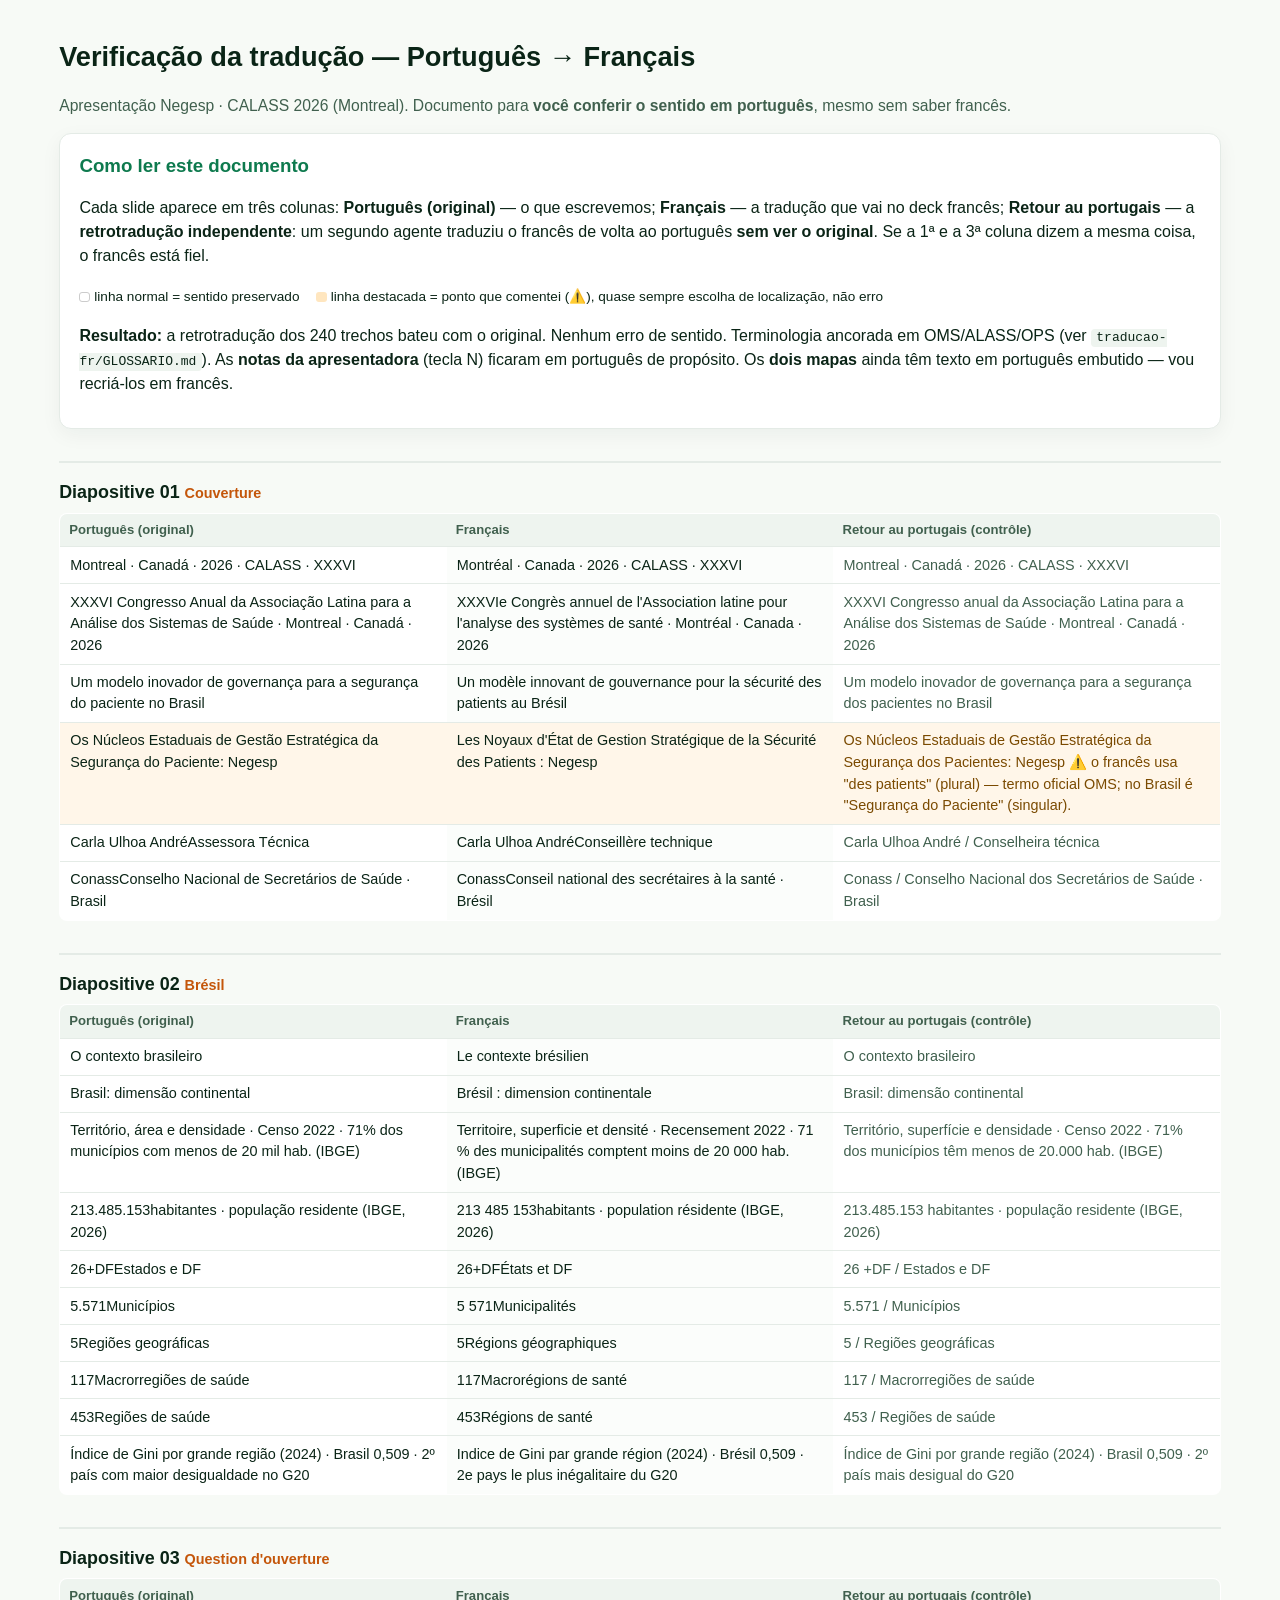
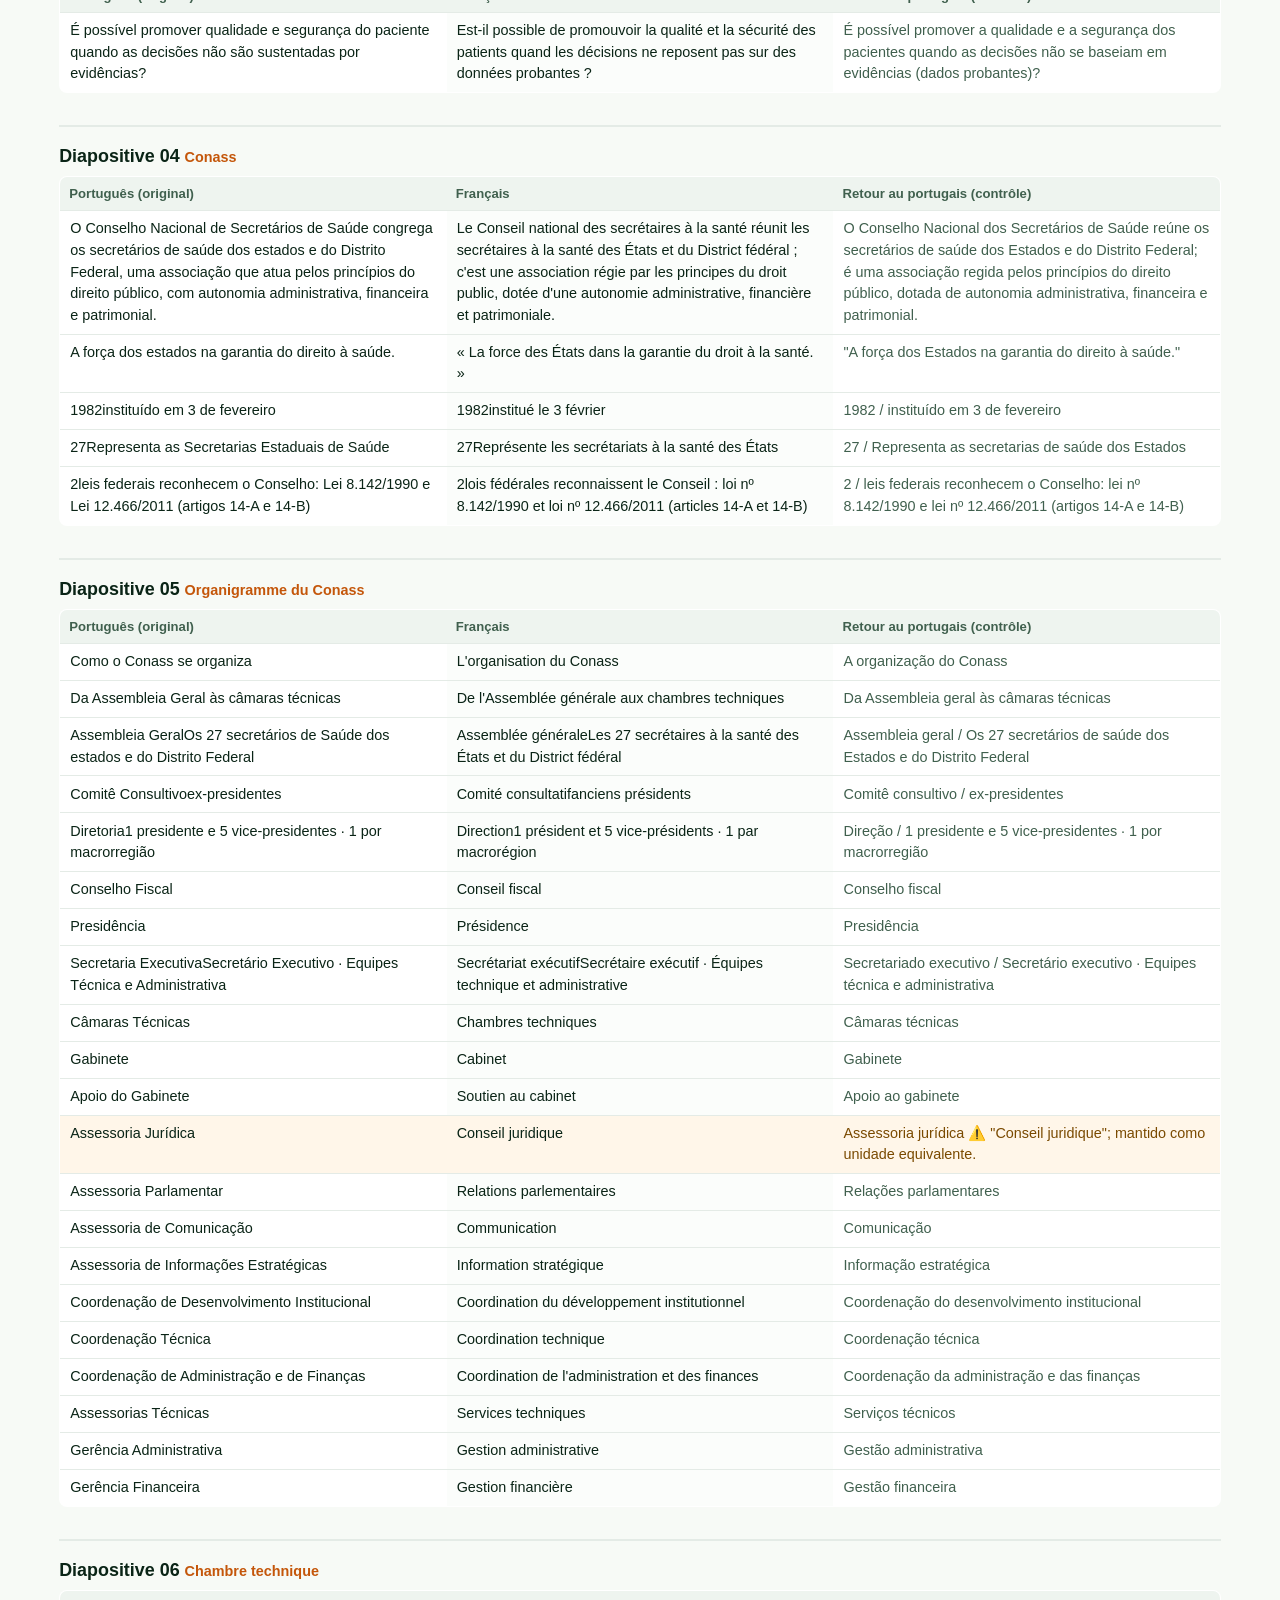
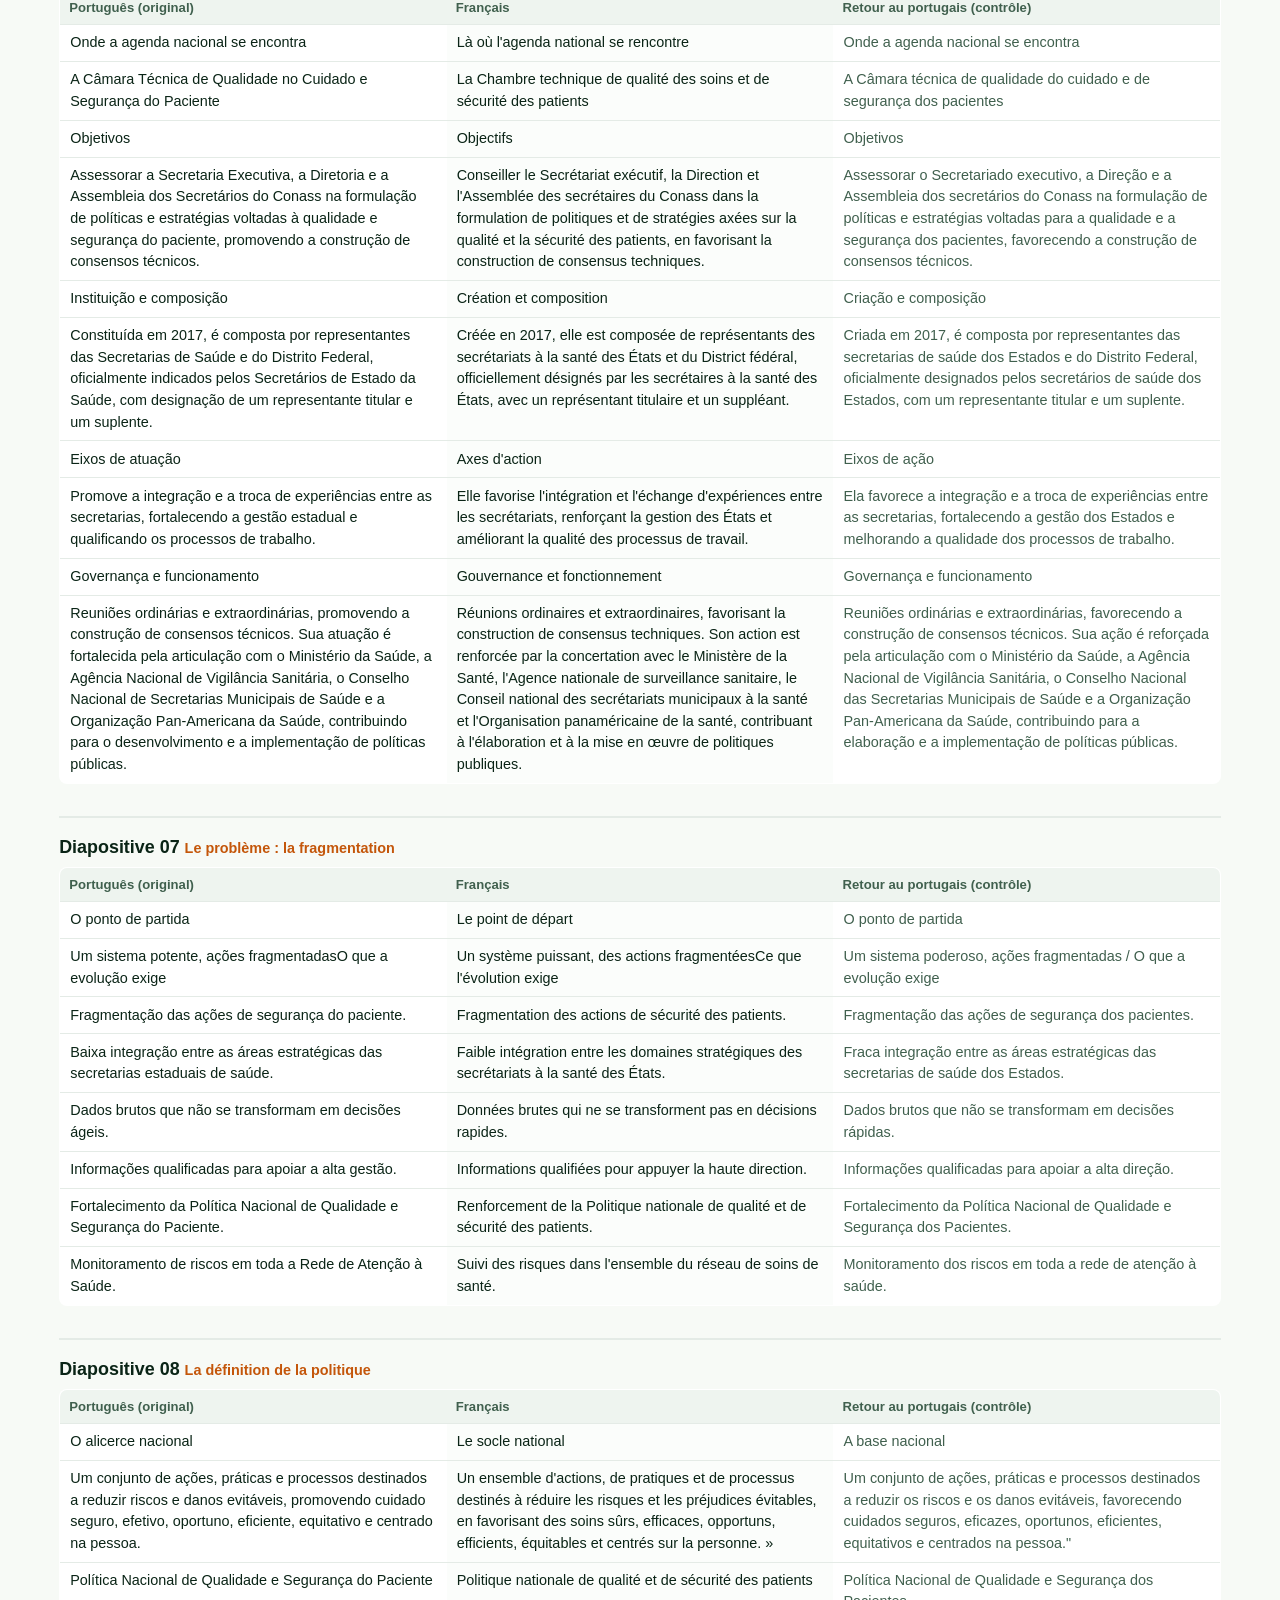
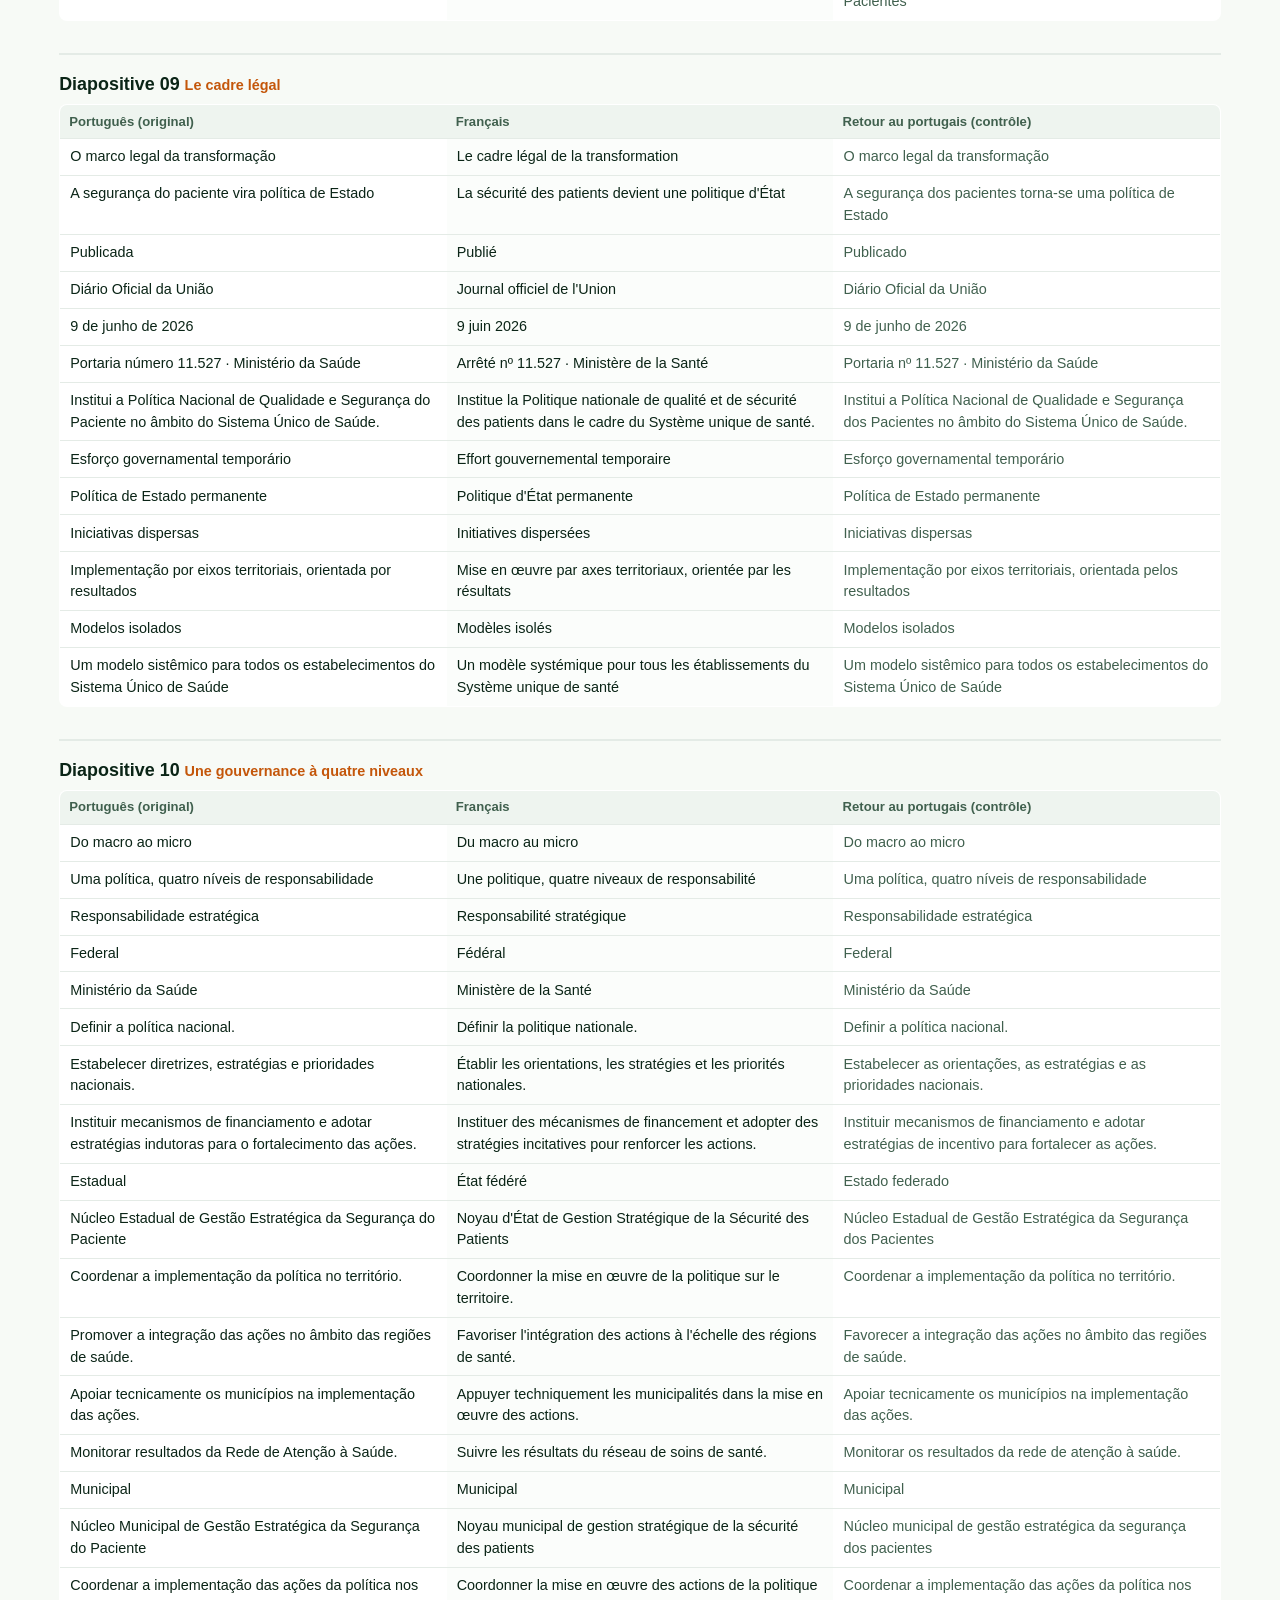
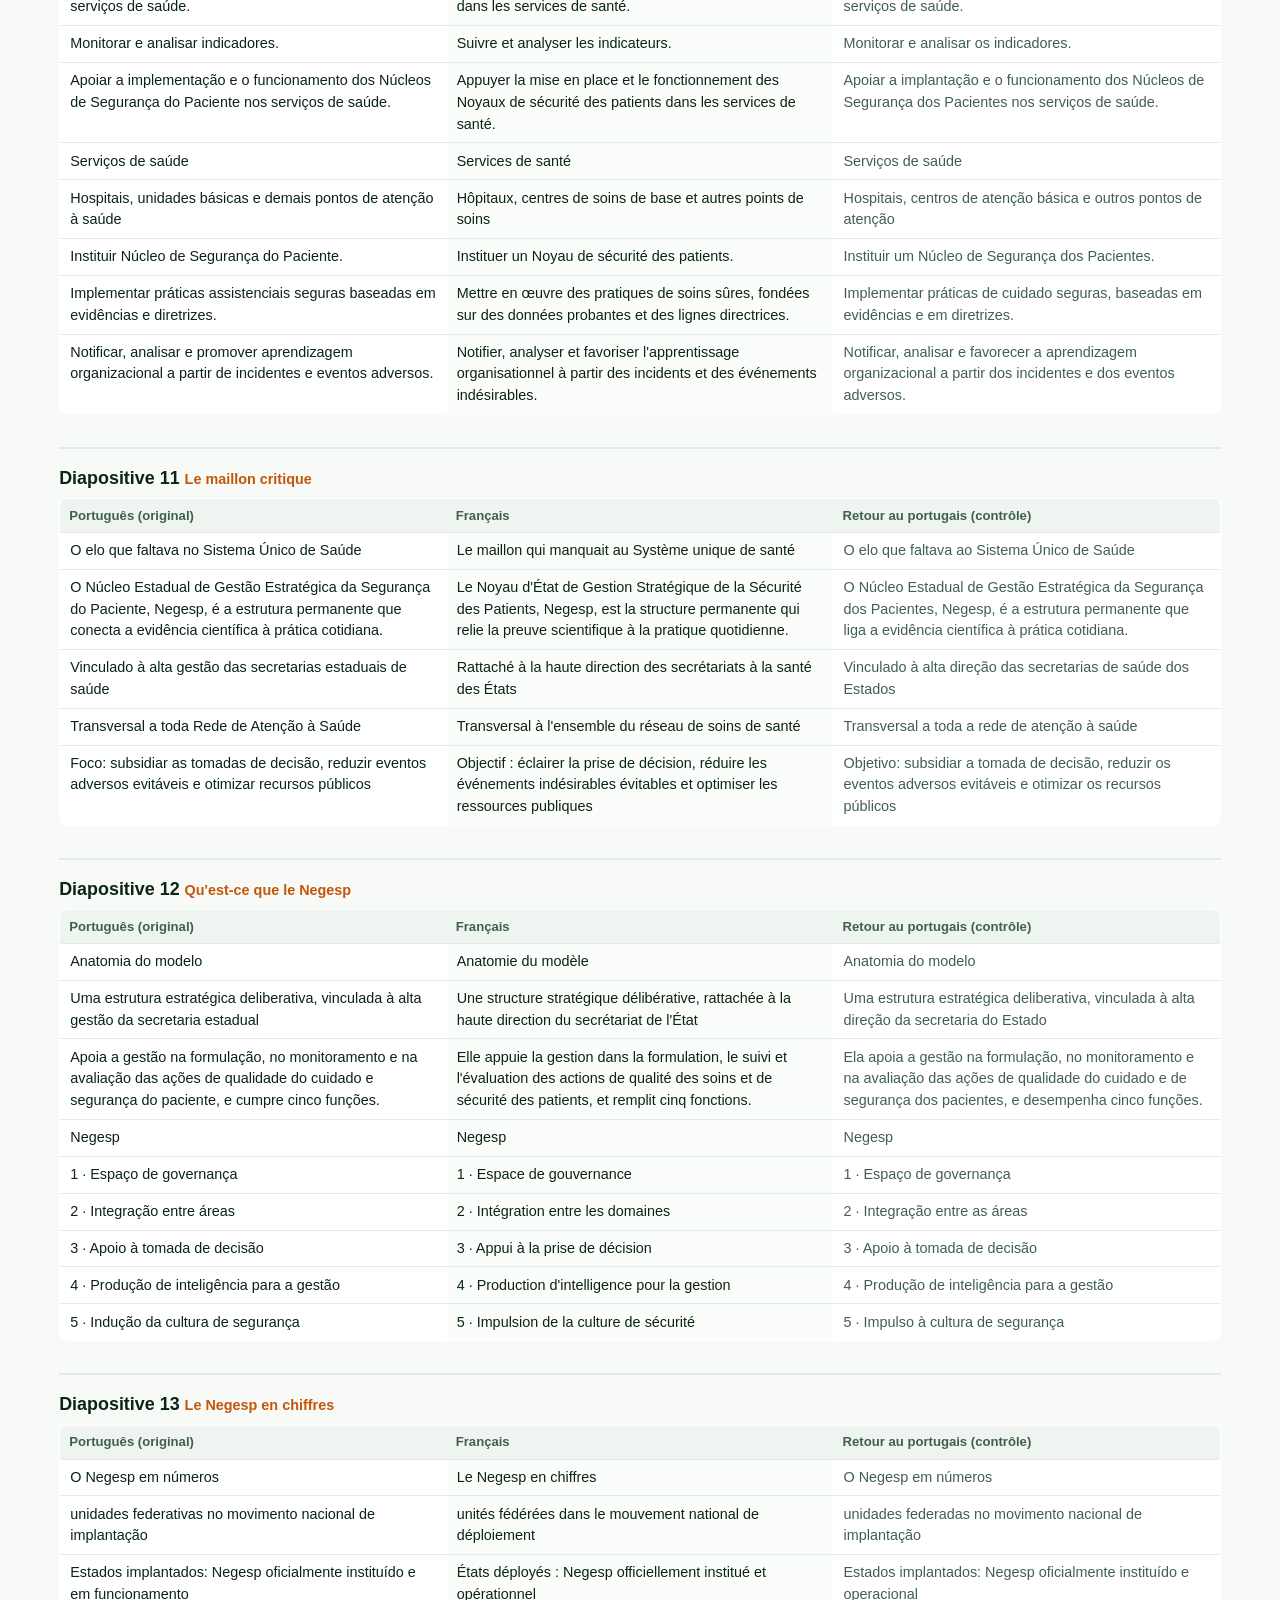
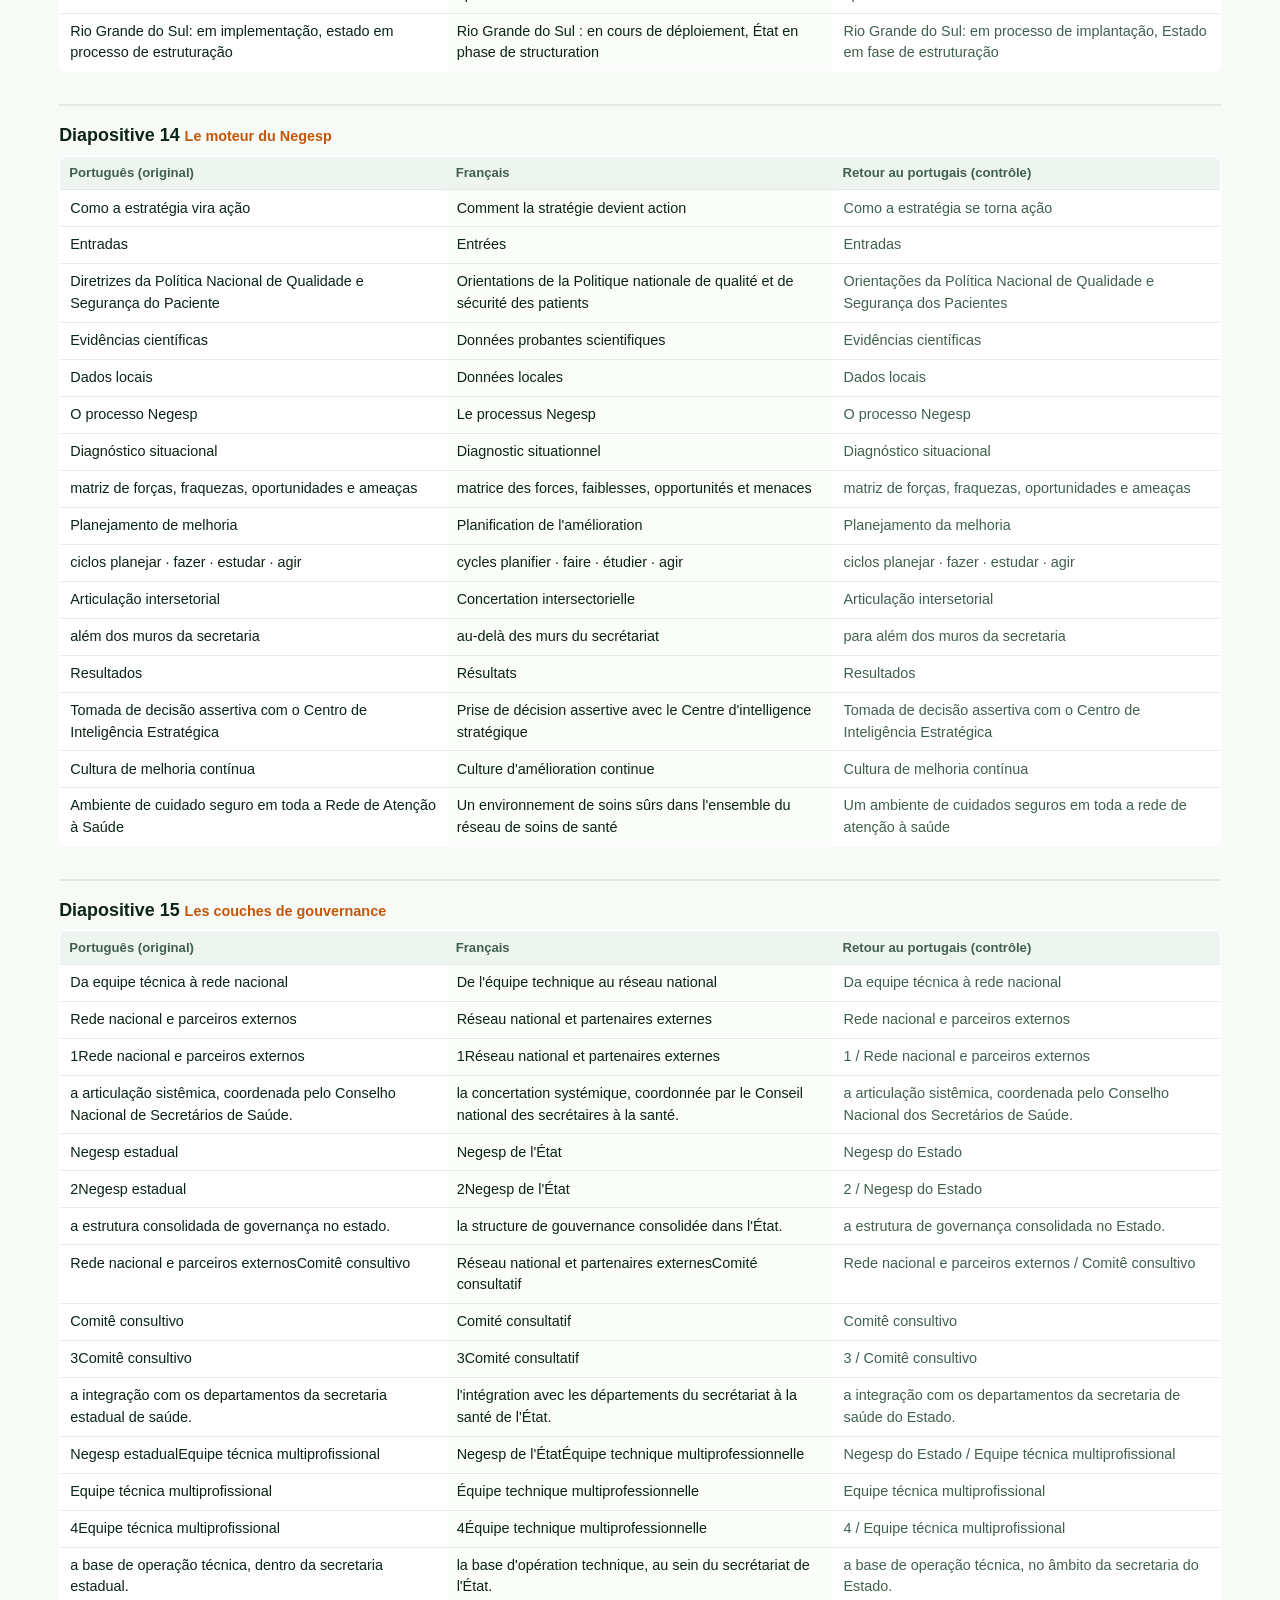
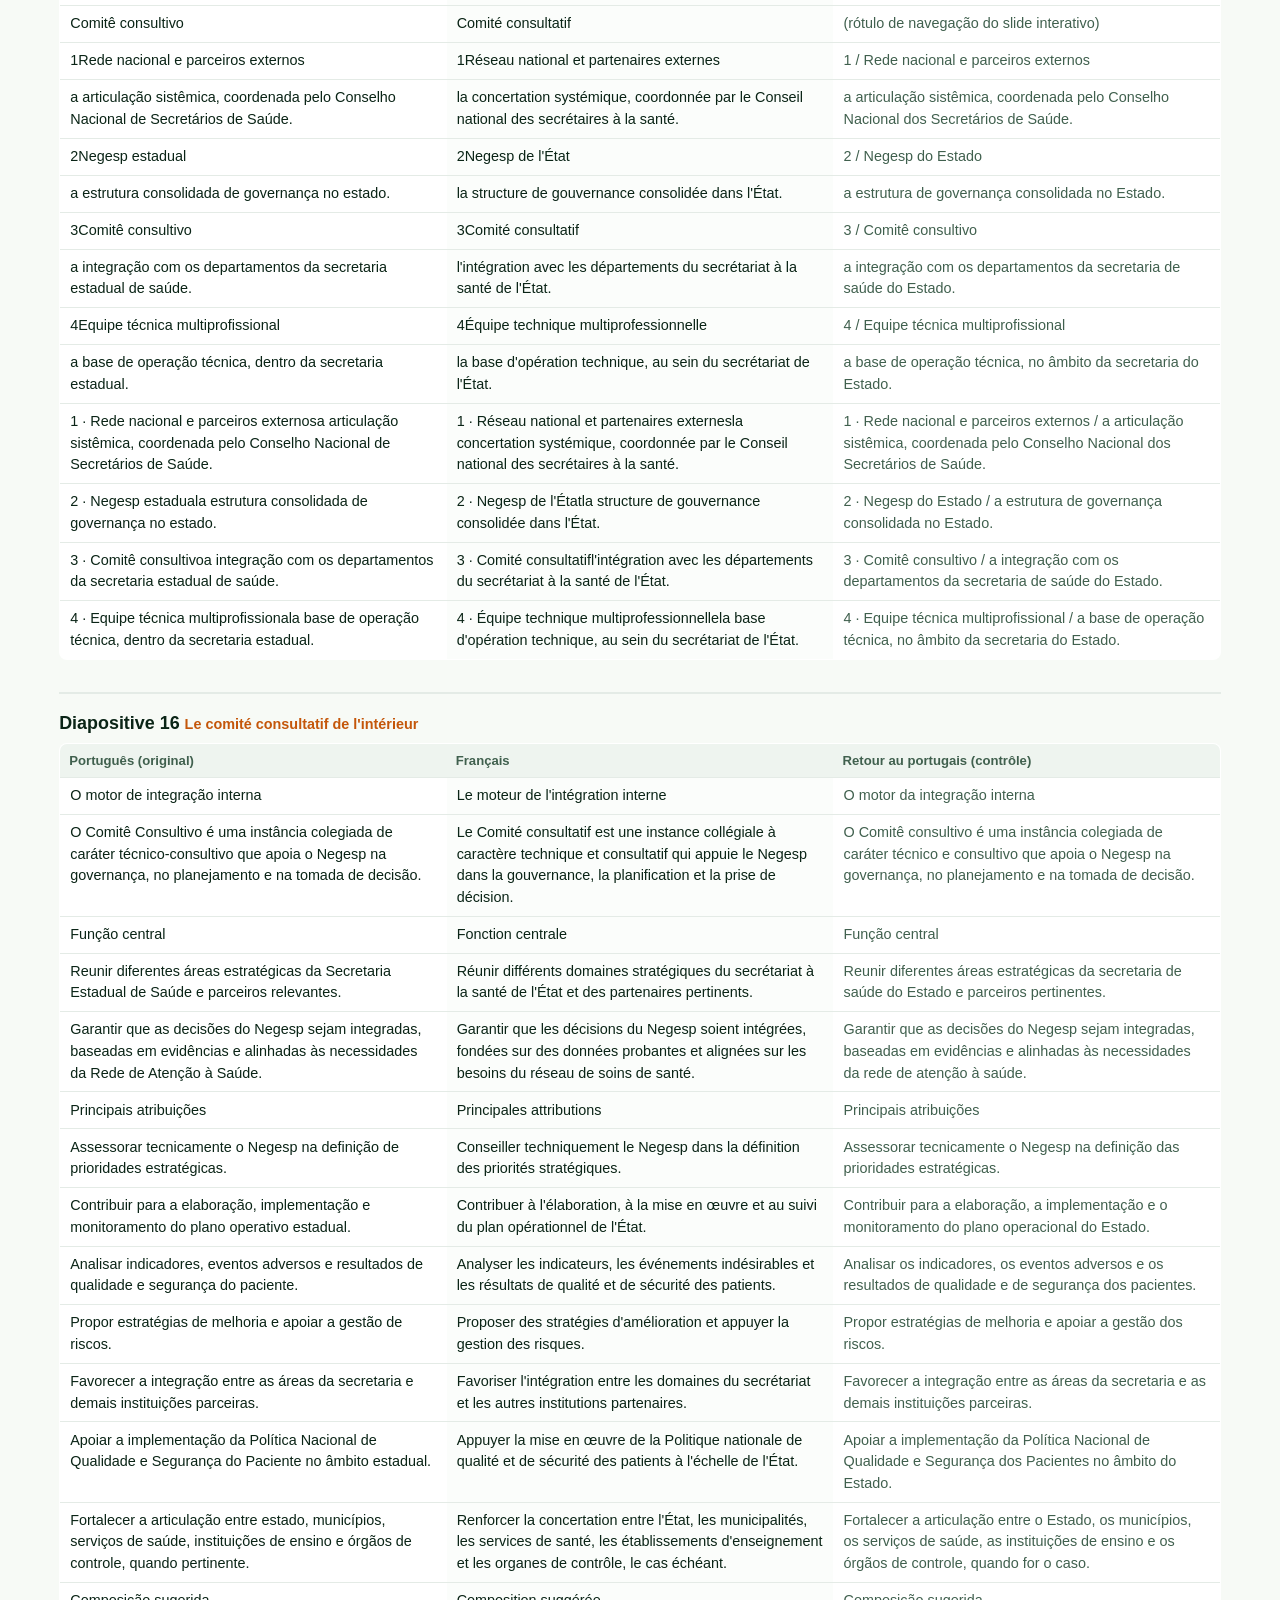
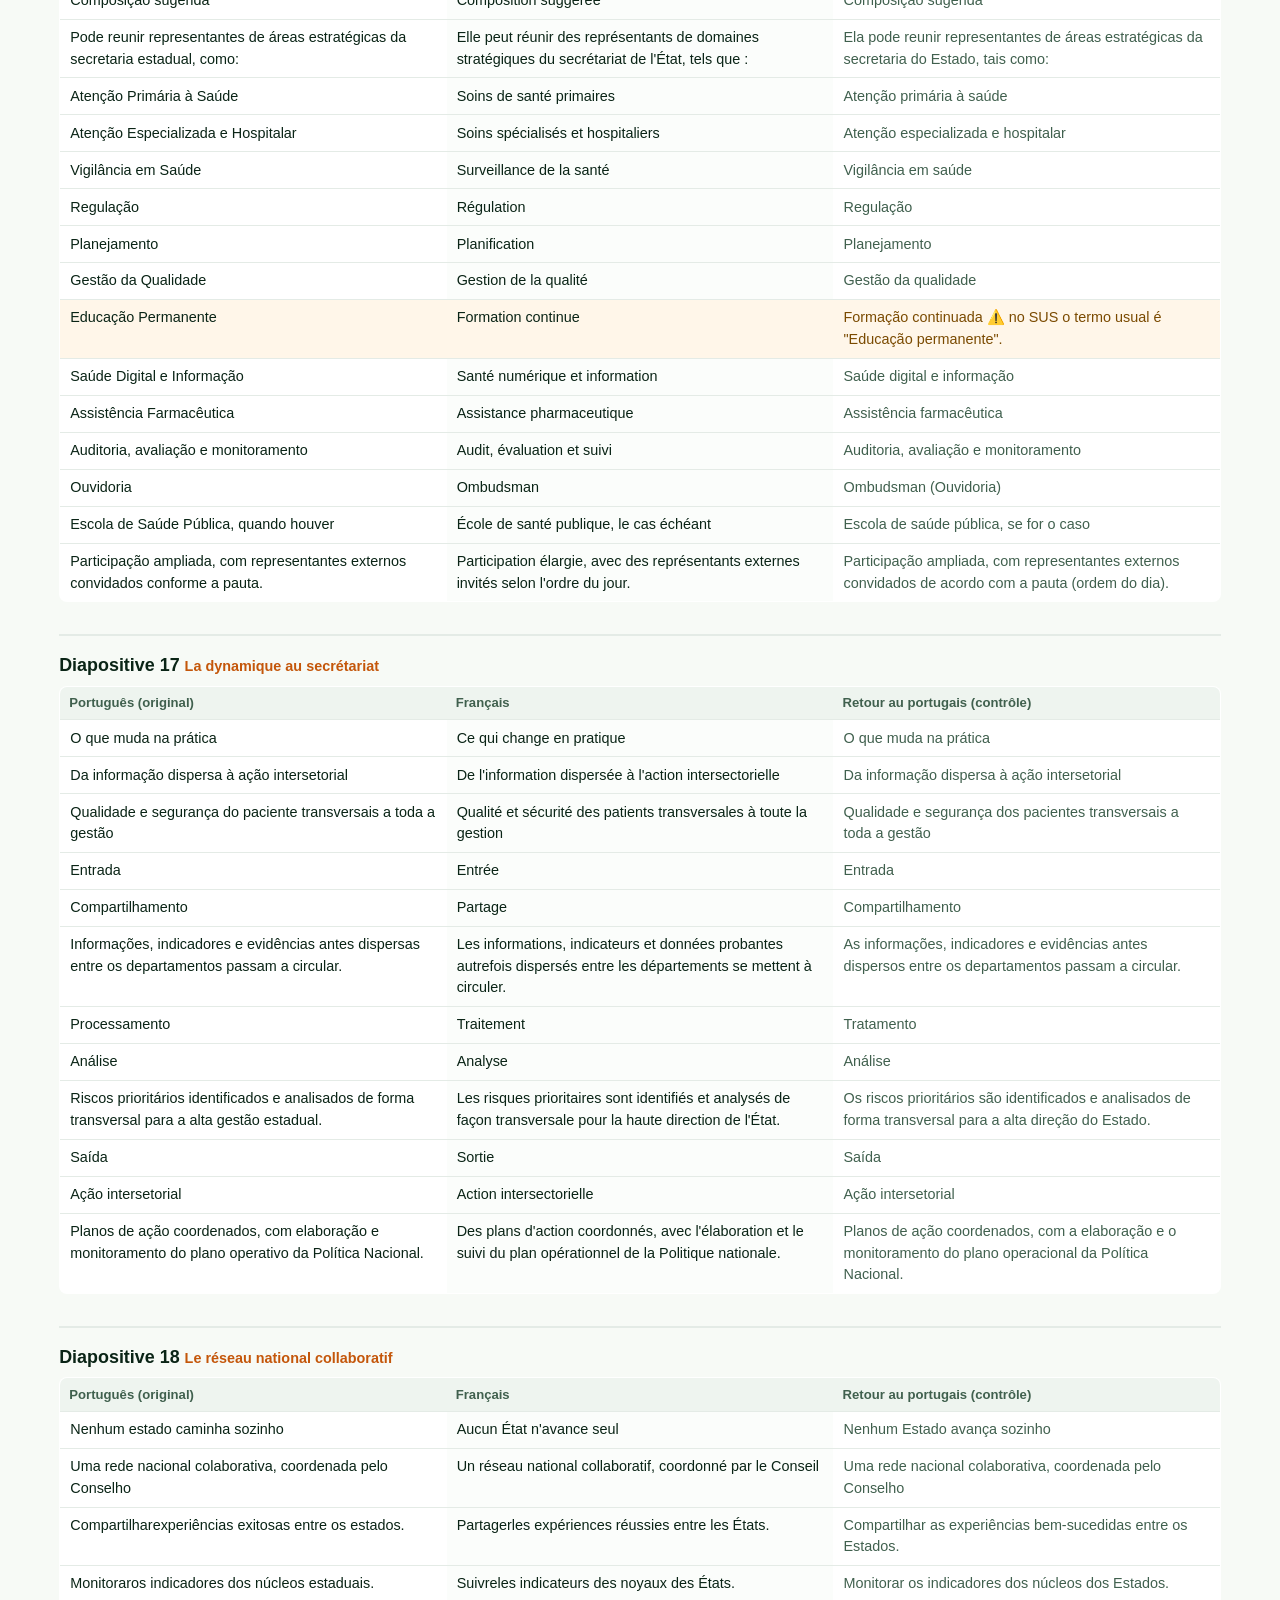
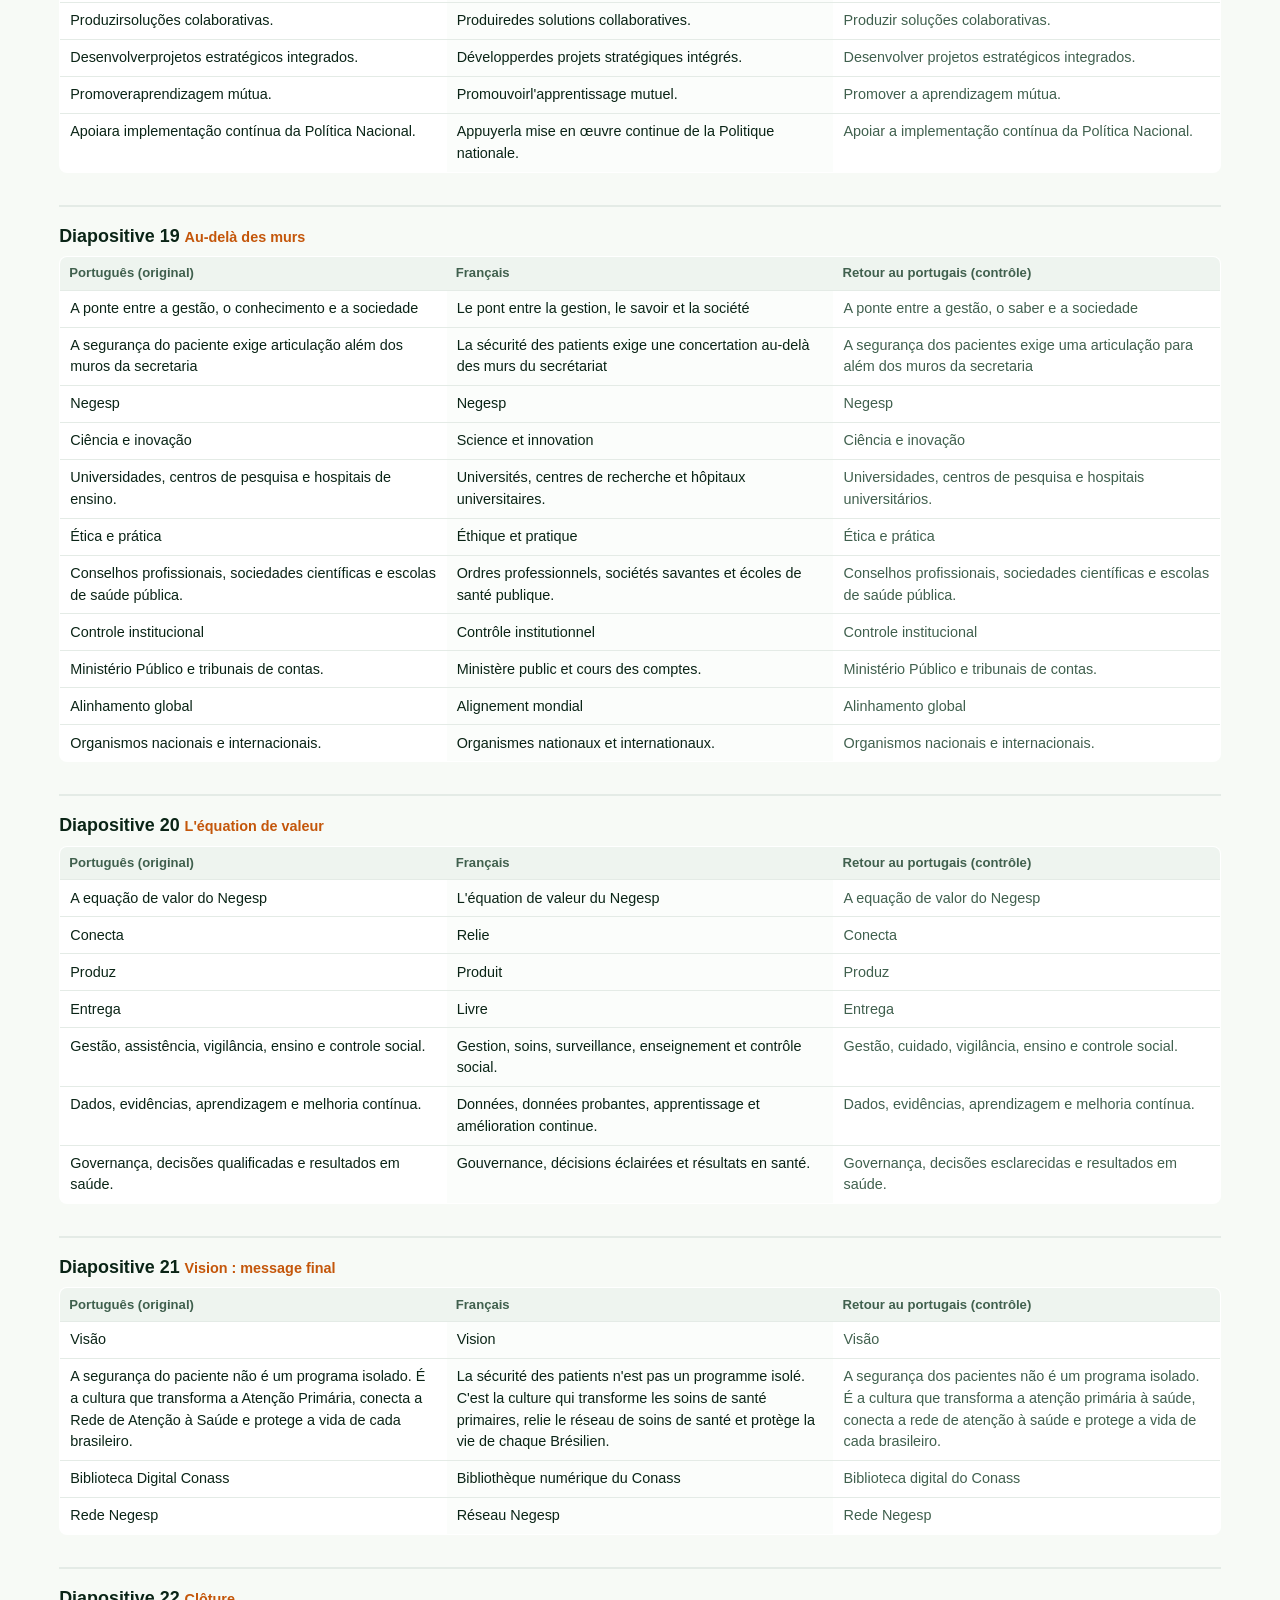
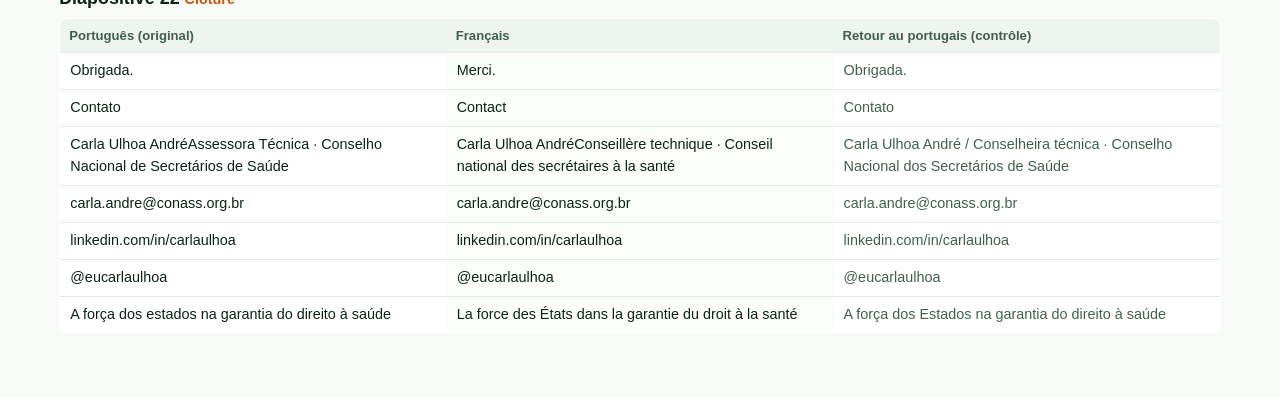
<file: traducao-fr/VERIFICACAO.html>
<!doctype html><html lang="pt-BR"><head><meta charset="utf-8">
<meta name="viewport" content="width=device-width,initial-scale=1">
<title>Verificação da tradução francesa · Negesp CALASS 2026</title>
<style>
:root{--g:#0E7A4E;--o:#C4560A;--ink:#0A2416;--ink2:#40604E;--hair:#e4ebe6;--warn:#FFF6E9}
*{box-sizing:border-box} body{font-family:-apple-system,Segoe UI,Roboto,Arial,sans-serif;color:var(--ink);margin:0;background:#F7FAF6;line-height:1.5}
.wrap{max-width:1200px;margin:0 auto;padding:2rem 1.2rem 4rem}
h1{font-size:1.7rem;margin:.2em 0} .sub{color:var(--ink2);font-size:.98rem}
.card{background:#fff;border:1px solid var(--hair);border-radius:12px;padding:1rem 1.2rem;margin:1rem 0;box-shadow:0 6px 20px rgba(6,46,30,.05)}
.card h3{margin:.1em 0 .5em;color:var(--g)}
h2{margin:2rem 0 .4rem;font-size:1.12rem;border-top:2px solid var(--hair);padding-top:1rem}
h2 .dt{color:var(--o);font-weight:600;font-size:.9rem}
table{width:100%;border-collapse:collapse;font-size:.9rem;background:#fff;border:1px solid var(--hair);border-radius:8px;overflow:hidden}
th{background:#EEF4EF;text-align:left;padding:.5em .7em;font-size:.82rem;color:var(--ink2);border-bottom:1px solid var(--hair)}
td{padding:.5em .7em;border-bottom:1px solid var(--hair);vertical-align:top;width:33.33%}
td.fr{background:#FBFDFB} td.bk{color:var(--ink2)}
tr.warn td{background:var(--warn)} tr.warn td.bk{color:#7a4a00;font-weight:500}
.leg span{display:inline-block;margin-right:1.2em;font-size:.85rem}
.chip{display:inline-block;width:.8em;height:.8em;border-radius:3px;vertical-align:-1px;margin-right:.3em}
code{background:#EEF4EF;padding:.1em .4em;border-radius:4px}
</style></head><body><div class="wrap">
<h1>Verificação da tradução — Português → Français</h1>
<p class="sub">Apresentação Negesp · CALASS 2026 (Montreal). Documento para <b>você conferir o sentido em português</b>, mesmo sem saber francês.</p>
<div class="card">
<h3>Como ler este documento</h3>
<p>Cada slide aparece em três colunas: <b>Português (original)</b> — o que escrevemos; <b>Français</b> — a tradução que vai no deck francês; <b>Retour au portugais</b> — a <b>retrotradução independente</b>: um segundo agente traduziu o francês de volta ao português <b>sem ver o original</b>. Se a 1ª e a 3ª coluna dizem a mesma coisa, o francês está fiel.</p>
<p class="leg"><span><i class="chip" style="background:#fff;border:1px solid #ccc"></i>linha normal = sentido preservado</span><span><i class="chip" style="background:#FFE6BF"></i>linha destacada = ponto que comentei (⚠️), quase sempre escolha de localização, não erro</span></p>
<p><b>Resultado:</b> a retrotradução dos 240 trechos bateu com o original. Nenhum erro de sentido. Terminologia ancorada em OMS/ALASS/OPS (ver <code>traducao-fr/GLOSSARIO.md</code>). As <b>notas da apresentadora</b> (tecla N) ficaram em português de propósito. Os <b>dois mapas</b> ainda têm texto em português embutido — vou recriá-los em francês.</p>
</div>
<h2>Diapositive 01 <span class="dt">Couverture</span></h2><table><thead><tr><th>Português (original)</th><th>Français</th><th>Retour au portugais (contrôle)</th></tr></thead><tbody><tr class=""><td>Montreal · Canadá · 2026 · CALASS · XXXVI</td><td class="fr">Montréal · Canada · 2026 · CALASS · XXXVI</td><td class="bk">Montreal · Canadá · 2026 · CALASS · XXXVI</td></tr><tr class=""><td>XXXVI Congresso Anual da Associação Latina para a Análise dos Sistemas de Saúde · Montreal · Canadá · 2026</td><td class="fr">XXXVIe Congrès annuel de l&#x27;Association latine pour l&#x27;analyse des systèmes de santé · Montréal · Canada · 2026</td><td class="bk">XXXVI Congresso anual da Associação Latina para a Análise dos Sistemas de Saúde · Montreal · Canadá · 2026</td></tr><tr class=""><td>Um modelo inovador de governança para a segurança do paciente no Brasil</td><td class="fr">Un modèle innovant de gouvernance pour la sécurité des patients au Brésil</td><td class="bk">Um modelo inovador de governança para a segurança dos pacientes no Brasil</td></tr><tr class="warn"><td>Os Núcleos Estaduais de Gestão Estratégica da Segurança do Paciente: Negesp</td><td class="fr">Les Noyaux d&#x27;État de Gestion Stratégique de la Sécurité des Patients : Negesp</td><td class="bk">Os Núcleos Estaduais de Gestão Estratégica da Segurança dos Pacientes: Negesp  ⚠️ o francês usa &quot;des patients&quot; (plural) — termo oficial OMS; no Brasil é &quot;Segurança do Paciente&quot; (singular).</td></tr><tr class=""><td>Carla Ulhoa AndréAssessora Técnica</td><td class="fr">Carla Ulhoa AndréConseillère technique</td><td class="bk">Carla Ulhoa André / Conselheira técnica</td></tr><tr class=""><td>ConassConselho Nacional de Secretários de Saúde · Brasil</td><td class="fr">ConassConseil national des secrétaires à la santé · Brésil</td><td class="bk">Conass / Conselho Nacional dos Secretários de Saúde · Brasil</td></tr></tbody></table><h2>Diapositive 02 <span class="dt">Brésil</span></h2><table><thead><tr><th>Português (original)</th><th>Français</th><th>Retour au portugais (contrôle)</th></tr></thead><tbody><tr class=""><td>O contexto brasileiro</td><td class="fr">Le contexte brésilien</td><td class="bk">O contexto brasileiro</td></tr><tr class=""><td>Brasil: dimensão continental</td><td class="fr">Brésil : dimension continentale</td><td class="bk">Brasil: dimensão continental</td></tr><tr class=""><td>Território, área e densidade · Censo 2022 · 71% dos municípios com menos de 20 mil hab. (IBGE)</td><td class="fr">Territoire, superficie et densité · Recensement 2022 · 71 % des municipalités comptent moins de 20 000 hab. (IBGE)</td><td class="bk">Território, superfície e densidade · Censo 2022 · 71% dos municípios têm menos de 20.000 hab. (IBGE)</td></tr><tr class=""><td>213.485.153habitantes · população residente (IBGE, 2026)</td><td class="fr">213 485 153habitants · population résidente (IBGE, 2026)</td><td class="bk">213.485.153 habitantes · população residente (IBGE, 2026)</td></tr><tr class=""><td>26+DFEstados e DF</td><td class="fr">26+DFÉtats et DF</td><td class="bk">26 +DF / Estados e DF</td></tr><tr class=""><td>5.571Municípios</td><td class="fr">5 571Municipalités</td><td class="bk">5.571 / Municípios</td></tr><tr class=""><td>5Regiões geográficas</td><td class="fr">5Régions géographiques</td><td class="bk">5 / Regiões geográficas</td></tr><tr class=""><td>117Macrorregiões de saúde</td><td class="fr">117Macrorégions de santé</td><td class="bk">117 / Macrorregiões de saúde</td></tr><tr class=""><td>453Regiões de saúde</td><td class="fr">453Régions de santé</td><td class="bk">453 / Regiões de saúde</td></tr><tr class=""><td>Índice de Gini por grande região (2024) · Brasil 0,509 · 2º país com maior desigualdade no G20</td><td class="fr">Indice de Gini par grande région (2024) · Brésil 0,509 · 2e pays le plus inégalitaire du G20</td><td class="bk">Índice de Gini por grande região (2024) · Brasil 0,509 · 2º país mais desigual do G20</td></tr></tbody></table><h2>Diapositive 03 <span class="dt">Question d&#x27;ouverture</span></h2><table><thead><tr><th>Português (original)</th><th>Français</th><th>Retour au portugais (contrôle)</th></tr></thead><tbody><tr class=""><td>É possível promover qualidade e segurança do paciente quando as decisões não são sustentadas por evidências?</td><td class="fr">Est-il possible de promouvoir la qualité et la sécurité des patients quand les décisions ne reposent pas sur des données probantes ?</td><td class="bk">É possível promover a qualidade e a segurança dos pacientes quando as decisões não se baseiam em evidências (dados probantes)?</td></tr></tbody></table><h2>Diapositive 04 <span class="dt">Conass</span></h2><table><thead><tr><th>Português (original)</th><th>Français</th><th>Retour au portugais (contrôle)</th></tr></thead><tbody><tr class=""><td>O Conselho Nacional de Secretários de Saúde congrega os secretários de saúde dos estados e do Distrito Federal, uma associação que atua pelos princípios do direito público, com autonomia administrativa, financeira e patrimonial.</td><td class="fr">Le Conseil national des secrétaires à la santé réunit les secrétaires à la santé des États et du District fédéral ; c&#x27;est une association régie par les principes du droit public, dotée d&#x27;une autonomie administrative, financière et patrimoniale.</td><td class="bk">O Conselho Nacional dos Secretários de Saúde reúne os secretários de saúde dos Estados e do Distrito Federal; é uma associação regida pelos princípios do direito público, dotada de autonomia administrativa, financeira e patrimonial.</td></tr><tr class=""><td>A força dos estados na garantia do direito à saúde.</td><td class="fr">« La force des États dans la garantie du droit à la santé. »</td><td class="bk">&quot;A força dos Estados na garantia do direito à saúde.&quot;</td></tr><tr class=""><td>1982instituído em 3 de fevereiro</td><td class="fr">1982institué le 3 février</td><td class="bk">1982 / instituído em 3 de fevereiro</td></tr><tr class=""><td>27Representa as Secretarias Estaduais de Saúde</td><td class="fr">27Représente les secrétariats à la santé des États</td><td class="bk">27 / Representa as secretarias de saúde dos Estados</td></tr><tr class=""><td>2leis federais reconhecem o Conselho: Lei 8.142/1990 e Lei 12.466/2011 (artigos 14-A e 14-B)</td><td class="fr">2lois fédérales reconnaissent le Conseil : loi nº 8.142/1990 et loi nº 12.466/2011 (articles 14-A et 14-B)</td><td class="bk">2 / leis federais reconhecem o Conselho: lei nº 8.142/1990 e lei nº 12.466/2011 (artigos 14-A e 14-B)</td></tr></tbody></table><h2>Diapositive 05 <span class="dt">Organigramme du Conass</span></h2><table><thead><tr><th>Português (original)</th><th>Français</th><th>Retour au portugais (contrôle)</th></tr></thead><tbody><tr class=""><td>Como o Conass se organiza</td><td class="fr">L&#x27;organisation du Conass</td><td class="bk">A organização do Conass</td></tr><tr class=""><td>Da Assembleia Geral às câmaras técnicas</td><td class="fr">De l&#x27;Assemblée générale aux chambres techniques</td><td class="bk">Da Assembleia geral às câmaras técnicas</td></tr><tr class=""><td>Assembleia GeralOs 27 secretários de Saúde dos estados e do Distrito Federal</td><td class="fr">Assemblée généraleLes 27 secrétaires à la santé des États et du District fédéral</td><td class="bk">Assembleia geral / Os 27 secretários de saúde dos Estados e do Distrito Federal</td></tr><tr class=""><td>Comitê Consultivoex-presidentes</td><td class="fr">Comité consultatifanciens présidents</td><td class="bk">Comitê consultivo / ex-presidentes</td></tr><tr class=""><td>Diretoria1 presidente e 5 vice-presidentes · 1 por macrorregião</td><td class="fr">Direction1 président et 5 vice-présidents · 1 par macrorégion</td><td class="bk">Direção / 1 presidente e 5 vice-presidentes · 1 por macrorregião</td></tr><tr class=""><td>Conselho Fiscal</td><td class="fr">Conseil fiscal</td><td class="bk">Conselho fiscal</td></tr><tr class=""><td>Presidência</td><td class="fr">Présidence</td><td class="bk">Presidência</td></tr><tr class=""><td>Secretaria ExecutivaSecretário Executivo · Equipes Técnica e Administrativa</td><td class="fr">Secrétariat exécutifSecrétaire exécutif · Équipes technique et administrative</td><td class="bk">Secretariado executivo / Secretário executivo · Equipes técnica e administrativa</td></tr><tr class=""><td>Câmaras Técnicas</td><td class="fr">Chambres techniques</td><td class="bk">Câmaras técnicas</td></tr><tr class=""><td>Gabinete</td><td class="fr">Cabinet</td><td class="bk">Gabinete</td></tr><tr class=""><td>Apoio do Gabinete</td><td class="fr">Soutien au cabinet</td><td class="bk">Apoio ao gabinete</td></tr><tr class="warn"><td>Assessoria Jurídica</td><td class="fr">Conseil juridique</td><td class="bk">Assessoria jurídica  ⚠️ &quot;Conseil juridique&quot;; mantido como unidade equivalente.</td></tr><tr class=""><td>Assessoria Parlamentar</td><td class="fr">Relations parlementaires</td><td class="bk">Relações parlamentares</td></tr><tr class=""><td>Assessoria de Comunicação</td><td class="fr">Communication</td><td class="bk">Comunicação</td></tr><tr class=""><td>Assessoria de Informações Estratégicas</td><td class="fr">Information stratégique</td><td class="bk">Informação estratégica</td></tr><tr class=""><td>Coordenação de Desenvolvimento Institucional</td><td class="fr">Coordination du développement institutionnel</td><td class="bk">Coordenação do desenvolvimento institucional</td></tr><tr class=""><td>Coordenação Técnica</td><td class="fr">Coordination technique</td><td class="bk">Coordenação técnica</td></tr><tr class=""><td>Coordenação de Administração e de Finanças</td><td class="fr">Coordination de l&#x27;administration et des finances</td><td class="bk">Coordenação da administração e das finanças</td></tr><tr class=""><td>Assessorias Técnicas</td><td class="fr">Services techniques</td><td class="bk">Serviços técnicos</td></tr><tr class=""><td>Gerência Administrativa</td><td class="fr">Gestion administrative</td><td class="bk">Gestão administrativa</td></tr><tr class=""><td>Gerência Financeira</td><td class="fr">Gestion financière</td><td class="bk">Gestão financeira</td></tr></tbody></table><h2>Diapositive 06 <span class="dt">Chambre technique</span></h2><table><thead><tr><th>Português (original)</th><th>Français</th><th>Retour au portugais (contrôle)</th></tr></thead><tbody><tr class=""><td>Onde a agenda nacional se encontra</td><td class="fr">Là où l&#x27;agenda national se rencontre</td><td class="bk">Onde a agenda nacional se encontra</td></tr><tr class=""><td>A Câmara Técnica de Qualidade no Cuidado e Segurança do Paciente</td><td class="fr">La Chambre technique de qualité des soins et de sécurité des patients</td><td class="bk">A Câmara técnica de qualidade do cuidado e de segurança dos pacientes</td></tr><tr class=""><td>Objetivos</td><td class="fr">Objectifs</td><td class="bk">Objetivos</td></tr><tr class=""><td>Assessorar a Secretaria Executiva, a Diretoria e a Assembleia dos Secretários do Conass na formulação de políticas e estratégias voltadas à qualidade e segurança do paciente, promovendo a construção de consensos técnicos.</td><td class="fr">Conseiller le Secrétariat exécutif, la Direction et l&#x27;Assemblée des secrétaires du Conass dans la formulation de politiques et de stratégies axées sur la qualité et la sécurité des patients, en favorisant la construction de consensus techniques.</td><td class="bk">Assessorar o Secretariado executivo, a Direção e a Assembleia dos secretários do Conass na formulação de políticas e estratégias voltadas para a qualidade e a segurança dos pacientes, favorecendo a construção de consensos técnicos.</td></tr><tr class=""><td>Instituição e composição</td><td class="fr">Création et composition</td><td class="bk">Criação e composição</td></tr><tr class=""><td>Constituída em 2017, é composta por representantes das Secretarias de Saúde e do Distrito Federal, oficialmente indicados pelos Secretários de Estado da Saúde, com designação de um representante titular e um suplente.</td><td class="fr">Créée en 2017, elle est composée de représentants des secrétariats à la santé des États et du District fédéral, officiellement désignés par les secrétaires à la santé des États, avec un représentant titulaire et un suppléant.</td><td class="bk">Criada em 2017, é composta por representantes das secretarias de saúde dos Estados e do Distrito Federal, oficialmente designados pelos secretários de saúde dos Estados, com um representante titular e um suplente.</td></tr><tr class=""><td>Eixos de atuação</td><td class="fr">Axes d&#x27;action</td><td class="bk">Eixos de ação</td></tr><tr class=""><td>Promove a integração e a troca de experiências entre as secretarias, fortalecendo a gestão estadual e qualificando os processos de trabalho.</td><td class="fr">Elle favorise l&#x27;intégration et l&#x27;échange d&#x27;expériences entre les secrétariats, renforçant la gestion des États et améliorant la qualité des processus de travail.</td><td class="bk">Ela favorece a integração e a troca de experiências entre as secretarias, fortalecendo a gestão dos Estados e melhorando a qualidade dos processos de trabalho.</td></tr><tr class=""><td>Governança e funcionamento</td><td class="fr">Gouvernance et fonctionnement</td><td class="bk">Governança e funcionamento</td></tr><tr class=""><td>Reuniões ordinárias e extraordinárias, promovendo a construção de consensos técnicos. Sua atuação é fortalecida pela articulação com o Ministério da Saúde, a Agência Nacional de Vigilância Sanitária, o Conselho Nacional de Secretarias Municipais de Saúde e a Organização Pan-Americana da Saúde, contribuindo para o desenvolvimento e a implementação de políticas públicas.</td><td class="fr">Réunions ordinaires et extraordinaires, favorisant la construction de consensus techniques. Son action est renforcée par la concertation avec le Ministère de la Santé, l&#x27;Agence nationale de surveillance sanitaire, le Conseil national des secrétariats municipaux à la santé et l&#x27;Organisation panaméricaine de la santé, contribuant à l&#x27;élaboration et à la mise en œuvre de politiques publiques.</td><td class="bk">Reuniões ordinárias e extraordinárias, favorecendo a construção de consensos técnicos. Sua ação é reforçada pela articulação com o Ministério da Saúde, a Agência Nacional de Vigilância Sanitária, o Conselho Nacional das Secretarias Municipais de Saúde e a Organização Pan-Americana da Saúde, contribuindo para a elaboração e a implementação de políticas públicas.</td></tr></tbody></table><h2>Diapositive 07 <span class="dt">Le problème : la fragmentation</span></h2><table><thead><tr><th>Português (original)</th><th>Français</th><th>Retour au portugais (contrôle)</th></tr></thead><tbody><tr class=""><td>O ponto de partida</td><td class="fr">Le point de départ</td><td class="bk">O ponto de partida</td></tr><tr class=""><td>Um sistema potente, ações fragmentadasO que a evolução exige</td><td class="fr">Un système puissant, des actions fragmentéesCe que l&#x27;évolution exige</td><td class="bk">Um sistema poderoso, ações fragmentadas / O que a evolução exige</td></tr><tr class=""><td>Fragmentação das ações de segurança do paciente.</td><td class="fr">Fragmentation des actions de sécurité des patients.</td><td class="bk">Fragmentação das ações de segurança dos pacientes.</td></tr><tr class=""><td>Baixa integração entre as áreas estratégicas das secretarias estaduais de saúde.</td><td class="fr">Faible intégration entre les domaines stratégiques des secrétariats à la santé des États.</td><td class="bk">Fraca integração entre as áreas estratégicas das secretarias de saúde dos Estados.</td></tr><tr class=""><td>Dados brutos que não se transformam em decisões ágeis.</td><td class="fr">Données brutes qui ne se transforment pas en décisions rapides.</td><td class="bk">Dados brutos que não se transformam em decisões rápidas.</td></tr><tr class=""><td>Informações qualificadas para apoiar a alta gestão.</td><td class="fr">Informations qualifiées pour appuyer la haute direction.</td><td class="bk">Informações qualificadas para apoiar a alta direção.</td></tr><tr class=""><td>Fortalecimento da Política Nacional de Qualidade e Segurança do Paciente.</td><td class="fr">Renforcement de la Politique nationale de qualité et de sécurité des patients.</td><td class="bk">Fortalecimento da Política Nacional de Qualidade e Segurança dos Pacientes.</td></tr><tr class=""><td>Monitoramento de riscos em toda a Rede de Atenção à Saúde.</td><td class="fr">Suivi des risques dans l&#x27;ensemble du réseau de soins de santé.</td><td class="bk">Monitoramento dos riscos em toda a rede de atenção à saúde.</td></tr></tbody></table><h2>Diapositive 08 <span class="dt">La définition de la politique</span></h2><table><thead><tr><th>Português (original)</th><th>Français</th><th>Retour au portugais (contrôle)</th></tr></thead><tbody><tr class=""><td>O alicerce nacional</td><td class="fr">Le socle national</td><td class="bk">A base nacional</td></tr><tr class=""><td>Um conjunto de ações, práticas e processos destinados a reduzir riscos e danos evitáveis, promovendo cuidado seguro, efetivo, oportuno, eficiente, equitativo e centrado na pessoa.</td><td class="fr">Un ensemble d&#x27;actions, de pratiques et de processus destinés à réduire les risques et les préjudices évitables, en favorisant des soins sûrs, efficaces, opportuns, efficients, équitables et centrés sur la personne. »</td><td class="bk">Um conjunto de ações, práticas e processos destinados a reduzir os riscos e os danos evitáveis, favorecendo cuidados seguros, eficazes, oportunos, eficientes, equitativos e centrados na pessoa.&quot;</td></tr><tr class=""><td>Política Nacional de Qualidade e Segurança do Paciente</td><td class="fr">Politique nationale de qualité et de sécurité des patients</td><td class="bk">Política Nacional de Qualidade e Segurança dos Pacientes</td></tr></tbody></table><h2>Diapositive 09 <span class="dt">Le cadre légal</span></h2><table><thead><tr><th>Português (original)</th><th>Français</th><th>Retour au portugais (contrôle)</th></tr></thead><tbody><tr class=""><td>O marco legal da transformação</td><td class="fr">Le cadre légal de la transformation</td><td class="bk">O marco legal da transformação</td></tr><tr class=""><td>A segurança do paciente vira política de Estado</td><td class="fr">La sécurité des patients devient une politique d&#x27;État</td><td class="bk">A segurança dos pacientes torna-se uma política de Estado</td></tr><tr class=""><td>Publicada</td><td class="fr">Publié</td><td class="bk">Publicado</td></tr><tr class=""><td>Diário Oficial da União</td><td class="fr">Journal officiel de l&#x27;Union</td><td class="bk">Diário Oficial da União</td></tr><tr class=""><td>9 de junho de 2026</td><td class="fr">9 juin 2026</td><td class="bk">9 de junho de 2026</td></tr><tr class=""><td>Portaria número 11.527 · Ministério da Saúde</td><td class="fr">Arrêté nº 11.527 · Ministère de la Santé</td><td class="bk">Portaria nº 11.527 · Ministério da Saúde</td></tr><tr class=""><td>Institui a Política Nacional de Qualidade e Segurança do Paciente no âmbito do Sistema Único de Saúde.</td><td class="fr">Institue la Politique nationale de qualité et de sécurité des patients dans le cadre du Système unique de santé.</td><td class="bk">Institui a Política Nacional de Qualidade e Segurança dos Pacientes no âmbito do Sistema Único de Saúde.</td></tr><tr class=""><td>Esforço governamental temporário</td><td class="fr">Effort gouvernemental temporaire</td><td class="bk">Esforço governamental temporário</td></tr><tr class=""><td>Política de Estado permanente</td><td class="fr">Politique d&#x27;État permanente</td><td class="bk">Política de Estado permanente</td></tr><tr class=""><td>Iniciativas dispersas</td><td class="fr">Initiatives dispersées</td><td class="bk">Iniciativas dispersas</td></tr><tr class=""><td>Implementação por eixos territoriais, orientada por resultados</td><td class="fr">Mise en œuvre par axes territoriaux, orientée par les résultats</td><td class="bk">Implementação por eixos territoriais, orientada pelos resultados</td></tr><tr class=""><td>Modelos isolados</td><td class="fr">Modèles isolés</td><td class="bk">Modelos isolados</td></tr><tr class=""><td>Um modelo sistêmico para todos os estabelecimentos do Sistema Único de Saúde</td><td class="fr">Un modèle systémique pour tous les établissements du Système unique de santé</td><td class="bk">Um modelo sistêmico para todos os estabelecimentos do Sistema Único de Saúde</td></tr></tbody></table><h2>Diapositive 10 <span class="dt">Une gouvernance à quatre niveaux</span></h2><table><thead><tr><th>Português (original)</th><th>Français</th><th>Retour au portugais (contrôle)</th></tr></thead><tbody><tr class=""><td>Do macro ao micro</td><td class="fr">Du macro au micro</td><td class="bk">Do macro ao micro</td></tr><tr class=""><td>Uma política, quatro níveis de responsabilidade</td><td class="fr">Une politique, quatre niveaux de responsabilité</td><td class="bk">Uma política, quatro níveis de responsabilidade</td></tr><tr class=""><td>Responsabilidade estratégica</td><td class="fr">Responsabilité stratégique</td><td class="bk">Responsabilidade estratégica</td></tr><tr class=""><td>Federal</td><td class="fr">Fédéral</td><td class="bk">Federal</td></tr><tr class=""><td>Ministério da Saúde</td><td class="fr">Ministère de la Santé</td><td class="bk">Ministério da Saúde</td></tr><tr class=""><td>Definir a política nacional.</td><td class="fr">Définir la politique nationale.</td><td class="bk">Definir a política nacional.</td></tr><tr class=""><td>Estabelecer diretrizes, estratégias e prioridades nacionais.</td><td class="fr">Établir les orientations, les stratégies et les priorités nationales.</td><td class="bk">Estabelecer as orientações, as estratégias e as prioridades nacionais.</td></tr><tr class=""><td>Instituir mecanismos de financiamento e adotar estratégias indutoras para o fortalecimento das ações.</td><td class="fr">Instituer des mécanismes de financement et adopter des stratégies incitatives pour renforcer les actions.</td><td class="bk">Instituir mecanismos de financiamento e adotar estratégias de incentivo para fortalecer as ações.</td></tr><tr class=""><td>Estadual</td><td class="fr">État fédéré</td><td class="bk">Estado federado</td></tr><tr class=""><td>Núcleo Estadual de Gestão Estratégica da Segurança do Paciente</td><td class="fr">Noyau d&#x27;État de Gestion Stratégique de la Sécurité des Patients</td><td class="bk">Núcleo Estadual de Gestão Estratégica da Segurança dos Pacientes</td></tr><tr class=""><td>Coordenar a implementação da política no território.</td><td class="fr">Coordonner la mise en œuvre de la politique sur le territoire.</td><td class="bk">Coordenar a implementação da política no território.</td></tr><tr class=""><td>Promover a integração das ações no âmbito das regiões de saúde.</td><td class="fr">Favoriser l&#x27;intégration des actions à l&#x27;échelle des régions de santé.</td><td class="bk">Favorecer a integração das ações no âmbito das regiões de saúde.</td></tr><tr class=""><td>Apoiar tecnicamente os municípios na implementação das ações.</td><td class="fr">Appuyer techniquement les municipalités dans la mise en œuvre des actions.</td><td class="bk">Apoiar tecnicamente os municípios na implementação das ações.</td></tr><tr class=""><td>Monitorar resultados da Rede de Atenção à Saúde.</td><td class="fr">Suivre les résultats du réseau de soins de santé.</td><td class="bk">Monitorar os resultados da rede de atenção à saúde.</td></tr><tr class=""><td>Municipal</td><td class="fr">Municipal</td><td class="bk">Municipal</td></tr><tr class=""><td>Núcleo Municipal de Gestão Estratégica da Segurança do Paciente</td><td class="fr">Noyau municipal de gestion stratégique de la sécurité des patients</td><td class="bk">Núcleo municipal de gestão estratégica da segurança dos pacientes</td></tr><tr class=""><td>Coordenar a implementação das ações da política nos serviços de saúde.</td><td class="fr">Coordonner la mise en œuvre des actions de la politique dans les services de santé.</td><td class="bk">Coordenar a implementação das ações da política nos serviços de saúde.</td></tr><tr class=""><td>Monitorar e analisar indicadores.</td><td class="fr">Suivre et analyser les indicateurs.</td><td class="bk">Monitorar e analisar os indicadores.</td></tr><tr class=""><td>Apoiar a implementação e o funcionamento dos Núcleos de Segurança do Paciente nos serviços de saúde.</td><td class="fr">Appuyer la mise en place et le fonctionnement des Noyaux de sécurité des patients dans les services de santé.</td><td class="bk">Apoiar a implantação e o funcionamento dos Núcleos de Segurança dos Pacientes nos serviços de saúde.</td></tr><tr class=""><td>Serviços de saúde</td><td class="fr">Services de santé</td><td class="bk">Serviços de saúde</td></tr><tr class=""><td>Hospitais, unidades básicas e demais pontos de atenção à saúde</td><td class="fr">Hôpitaux, centres de soins de base et autres points de soins</td><td class="bk">Hospitais, centros de atenção básica e outros pontos de atenção</td></tr><tr class=""><td>Instituir Núcleo de Segurança do Paciente.</td><td class="fr">Instituer un Noyau de sécurité des patients.</td><td class="bk">Instituir um Núcleo de Segurança dos Pacientes.</td></tr><tr class=""><td>Implementar práticas assistenciais seguras baseadas em evidências e diretrizes.</td><td class="fr">Mettre en œuvre des pratiques de soins sûres, fondées sur des données probantes et des lignes directrices.</td><td class="bk">Implementar práticas de cuidado seguras, baseadas em evidências e em diretrizes.</td></tr><tr class=""><td>Notificar, analisar e promover aprendizagem organizacional a partir de incidentes e eventos adversos.</td><td class="fr">Notifier, analyser et favoriser l&#x27;apprentissage organisationnel à partir des incidents et des événements indésirables.</td><td class="bk">Notificar, analisar e favorecer a aprendizagem organizacional a partir dos incidentes e dos eventos adversos.</td></tr></tbody></table><h2>Diapositive 11 <span class="dt">Le maillon critique</span></h2><table><thead><tr><th>Português (original)</th><th>Français</th><th>Retour au portugais (contrôle)</th></tr></thead><tbody><tr class=""><td>O elo que faltava no Sistema Único de Saúde</td><td class="fr">Le maillon qui manquait au Système unique de santé</td><td class="bk">O elo que faltava ao Sistema Único de Saúde</td></tr><tr class=""><td>O Núcleo Estadual de Gestão Estratégica da Segurança do Paciente, Negesp, é a estrutura permanente que conecta a evidência científica à prática cotidiana.</td><td class="fr">Le Noyau d&#x27;État de Gestion Stratégique de la Sécurité des Patients, Negesp, est la structure permanente qui relie la preuve scientifique à la pratique quotidienne.</td><td class="bk">O Núcleo Estadual de Gestão Estratégica da Segurança dos Pacientes, Negesp, é a estrutura permanente que liga a evidência científica à prática cotidiana.</td></tr><tr class=""><td>Vinculado à alta gestão das secretarias estaduais de saúde</td><td class="fr">Rattaché à la haute direction des secrétariats à la santé des États</td><td class="bk">Vinculado à alta direção das secretarias de saúde dos Estados</td></tr><tr class=""><td>Transversal a toda Rede de Atenção à Saúde</td><td class="fr">Transversal à l&#x27;ensemble du réseau de soins de santé</td><td class="bk">Transversal a toda a rede de atenção à saúde</td></tr><tr class=""><td>Foco: subsidiar as tomadas de decisão, reduzir eventos adversos evitáveis e otimizar recursos públicos</td><td class="fr">Objectif : éclairer la prise de décision, réduire les événements indésirables évitables et optimiser les ressources publiques</td><td class="bk">Objetivo: subsidiar a tomada de decisão, reduzir os eventos adversos evitáveis e otimizar os recursos públicos</td></tr></tbody></table><h2>Diapositive 12 <span class="dt">Qu&#x27;est-ce que le Negesp</span></h2><table><thead><tr><th>Português (original)</th><th>Français</th><th>Retour au portugais (contrôle)</th></tr></thead><tbody><tr class=""><td>Anatomia do modelo</td><td class="fr">Anatomie du modèle</td><td class="bk">Anatomia do modelo</td></tr><tr class=""><td>Uma estrutura estratégica deliberativa, vinculada à alta gestão da secretaria estadual</td><td class="fr">Une structure stratégique délibérative, rattachée à la haute direction du secrétariat de l&#x27;État</td><td class="bk">Uma estrutura estratégica deliberativa, vinculada à alta direção da secretaria do Estado</td></tr><tr class=""><td>Apoia a gestão na formulação, no monitoramento e na avaliação das ações de qualidade do cuidado e segurança do paciente, e cumpre cinco funções.</td><td class="fr">Elle appuie la gestion dans la formulation, le suivi et l&#x27;évaluation des actions de qualité des soins et de sécurité des patients, et remplit cinq fonctions.</td><td class="bk">Ela apoia a gestão na formulação, no monitoramento e na avaliação das ações de qualidade do cuidado e de segurança dos pacientes, e desempenha cinco funções.</td></tr><tr class=""><td>Negesp</td><td class="fr">Negesp</td><td class="bk">Negesp</td></tr><tr class=""><td>1 · Espaço de governança</td><td class="fr">1 · Espace de gouvernance</td><td class="bk">1 · Espaço de governança</td></tr><tr class=""><td>2 · Integração entre áreas</td><td class="fr">2 · Intégration entre les domaines</td><td class="bk">2 · Integração entre as áreas</td></tr><tr class=""><td>3 · Apoio à tomada de decisão</td><td class="fr">3 · Appui à la prise de décision</td><td class="bk">3 · Apoio à tomada de decisão</td></tr><tr class=""><td>4 · Produção de inteligência para a gestão</td><td class="fr">4 · Production d&#x27;intelligence pour la gestion</td><td class="bk">4 · Produção de inteligência para a gestão</td></tr><tr class=""><td>5 · Indução da cultura de segurança</td><td class="fr">5 · Impulsion de la culture de sécurité</td><td class="bk">5 · Impulso à cultura de segurança</td></tr></tbody></table><h2>Diapositive 13 <span class="dt">Le Negesp en chiffres</span></h2><table><thead><tr><th>Português (original)</th><th>Français</th><th>Retour au portugais (contrôle)</th></tr></thead><tbody><tr class=""><td>O Negesp em números</td><td class="fr">Le Negesp en chiffres</td><td class="bk">O Negesp em números</td></tr><tr class=""><td>unidades federativas no movimento nacional de implantação</td><td class="fr">unités fédérées dans le mouvement national de déploiement</td><td class="bk">unidades federadas no movimento nacional de implantação</td></tr><tr class=""><td>Estados implantados: Negesp oficialmente instituído e em funcionamento</td><td class="fr">États déployés : Negesp officiellement institué et opérationnel</td><td class="bk">Estados implantados: Negesp oficialmente instituído e operacional</td></tr><tr class=""><td>Rio Grande do Sul: em implementação, estado em processo de estruturação</td><td class="fr">Rio Grande do Sul : en cours de déploiement, État en phase de structuration</td><td class="bk">Rio Grande do Sul: em processo de implantação, Estado em fase de estruturação</td></tr></tbody></table><h2>Diapositive 14 <span class="dt">Le moteur du Negesp</span></h2><table><thead><tr><th>Português (original)</th><th>Français</th><th>Retour au portugais (contrôle)</th></tr></thead><tbody><tr class=""><td>Como a estratégia vira ação</td><td class="fr">Comment la stratégie devient action</td><td class="bk">Como a estratégia se torna ação</td></tr><tr class=""><td>Entradas</td><td class="fr">Entrées</td><td class="bk">Entradas</td></tr><tr class=""><td>Diretrizes da Política Nacional de Qualidade e Segurança do Paciente</td><td class="fr">Orientations de la Politique nationale de qualité et de sécurité des patients</td><td class="bk">Orientações da Política Nacional de Qualidade e Segurança dos Pacientes</td></tr><tr class=""><td>Evidências científicas</td><td class="fr">Données probantes scientifiques</td><td class="bk">Evidências científicas</td></tr><tr class=""><td>Dados locais</td><td class="fr">Données locales</td><td class="bk">Dados locais</td></tr><tr class=""><td>O processo Negesp</td><td class="fr">Le processus Negesp</td><td class="bk">O processo Negesp</td></tr><tr class=""><td>Diagnóstico situacional</td><td class="fr">Diagnostic situationnel</td><td class="bk">Diagnóstico situacional</td></tr><tr class=""><td>matriz de forças, fraquezas, oportunidades e ameaças</td><td class="fr">matrice des forces, faiblesses, opportunités et menaces</td><td class="bk">matriz de forças, fraquezas, oportunidades e ameaças</td></tr><tr class=""><td>Planejamento de melhoria</td><td class="fr">Planification de l&#x27;amélioration</td><td class="bk">Planejamento da melhoria</td></tr><tr class=""><td>ciclos planejar · fazer · estudar · agir</td><td class="fr">cycles planifier · faire · étudier · agir</td><td class="bk">ciclos planejar · fazer · estudar · agir</td></tr><tr class=""><td>Articulação intersetorial</td><td class="fr">Concertation intersectorielle</td><td class="bk">Articulação intersetorial</td></tr><tr class=""><td>além dos muros da secretaria</td><td class="fr">au-delà des murs du secrétariat</td><td class="bk">para além dos muros da secretaria</td></tr><tr class=""><td>Resultados</td><td class="fr">Résultats</td><td class="bk">Resultados</td></tr><tr class=""><td>Tomada de decisão assertiva com o Centro de Inteligência Estratégica</td><td class="fr">Prise de décision assertive avec le Centre d&#x27;intelligence stratégique</td><td class="bk">Tomada de decisão assertiva com o Centro de Inteligência Estratégica</td></tr><tr class=""><td>Cultura de melhoria contínua</td><td class="fr">Culture d&#x27;amélioration continue</td><td class="bk">Cultura de melhoria contínua</td></tr><tr class=""><td>Ambiente de cuidado seguro em toda a Rede de Atenção à Saúde</td><td class="fr">Un environnement de soins sûrs dans l&#x27;ensemble du réseau de soins de santé</td><td class="bk">Um ambiente de cuidados seguros em toda a rede de atenção à saúde</td></tr></tbody></table><h2>Diapositive 15 <span class="dt">Les couches de gouvernance</span></h2><table><thead><tr><th>Português (original)</th><th>Français</th><th>Retour au portugais (contrôle)</th></tr></thead><tbody><tr class=""><td>Da equipe técnica à rede nacional</td><td class="fr">De l&#x27;équipe technique au réseau national</td><td class="bk">Da equipe técnica à rede nacional</td></tr><tr class=""><td>Rede nacional e parceiros externos</td><td class="fr">Réseau national et partenaires externes</td><td class="bk">Rede nacional e parceiros externos</td></tr><tr class=""><td>1Rede nacional e parceiros externos</td><td class="fr">1Réseau national et partenaires externes</td><td class="bk">1 / Rede nacional e parceiros externos</td></tr><tr class=""><td>a articulação sistêmica, coordenada pelo Conselho Nacional de Secretários de Saúde.</td><td class="fr">la concertation systémique, coordonnée par le Conseil national des secrétaires à la santé.</td><td class="bk">a articulação sistêmica, coordenada pelo Conselho Nacional dos Secretários de Saúde.</td></tr><tr class=""><td>Negesp estadual</td><td class="fr">Negesp de l&#x27;État</td><td class="bk">Negesp do Estado</td></tr><tr class=""><td>2Negesp estadual</td><td class="fr">2Negesp de l&#x27;État</td><td class="bk">2 / Negesp do Estado</td></tr><tr class=""><td>a estrutura consolidada de governança no estado.</td><td class="fr">la structure de gouvernance consolidée dans l&#x27;État.</td><td class="bk">a estrutura de governança consolidada no Estado.</td></tr><tr class=""><td>Rede nacional e parceiros externosComitê consultivo</td><td class="fr">Réseau national et partenaires externesComité consultatif</td><td class="bk">Rede nacional e parceiros externos / Comitê consultivo</td></tr><tr class=""><td>Comitê consultivo</td><td class="fr">Comité consultatif</td><td class="bk">Comitê consultivo</td></tr><tr class=""><td>3Comitê consultivo</td><td class="fr">3Comité consultatif</td><td class="bk">3 / Comitê consultivo</td></tr><tr class=""><td>a integração com os departamentos da secretaria estadual de saúde.</td><td class="fr">l&#x27;intégration avec les départements du secrétariat à la santé de l&#x27;État.</td><td class="bk">a integração com os departamentos da secretaria de saúde do Estado.</td></tr><tr class=""><td>Negesp estadualEquipe técnica multiprofissional</td><td class="fr">Negesp de l&#x27;ÉtatÉquipe technique multiprofessionnelle</td><td class="bk">Negesp do Estado / Equipe técnica multiprofissional</td></tr><tr class=""><td>Equipe técnica multiprofissional</td><td class="fr">Équipe technique multiprofessionnelle</td><td class="bk">Equipe técnica multiprofissional</td></tr><tr class=""><td>4Equipe técnica multiprofissional</td><td class="fr">4Équipe technique multiprofessionnelle</td><td class="bk">4 / Equipe técnica multiprofissional</td></tr><tr class=""><td>a base de operação técnica, dentro da secretaria estadual.</td><td class="fr">la base d&#x27;opération technique, au sein du secrétariat de l&#x27;État.</td><td class="bk">a base de operação técnica, no âmbito da secretaria do Estado.</td></tr><tr class=""><td>Comitê consultivo</td><td class="fr">Comité consultatif</td><td class="bk">(rótulo de navegação do slide interativo)</td></tr><tr class=""><td>1Rede nacional e parceiros externos</td><td class="fr">1Réseau national et partenaires externes</td><td class="bk">1 / Rede nacional e parceiros externos</td></tr><tr class=""><td>a articulação sistêmica, coordenada pelo Conselho Nacional de Secretários de Saúde.</td><td class="fr">la concertation systémique, coordonnée par le Conseil national des secrétaires à la santé.</td><td class="bk">a articulação sistêmica, coordenada pelo Conselho Nacional dos Secretários de Saúde.</td></tr><tr class=""><td>2Negesp estadual</td><td class="fr">2Negesp de l&#x27;État</td><td class="bk">2 / Negesp do Estado</td></tr><tr class=""><td>a estrutura consolidada de governança no estado.</td><td class="fr">la structure de gouvernance consolidée dans l&#x27;État.</td><td class="bk">a estrutura de governança consolidada no Estado.</td></tr><tr class=""><td>3Comitê consultivo</td><td class="fr">3Comité consultatif</td><td class="bk">3 / Comitê consultivo</td></tr><tr class=""><td>a integração com os departamentos da secretaria estadual de saúde.</td><td class="fr">l&#x27;intégration avec les départements du secrétariat à la santé de l&#x27;État.</td><td class="bk">a integração com os departamentos da secretaria de saúde do Estado.</td></tr><tr class=""><td>4Equipe técnica multiprofissional</td><td class="fr">4Équipe technique multiprofessionnelle</td><td class="bk">4 / Equipe técnica multiprofissional</td></tr><tr class=""><td>a base de operação técnica, dentro da secretaria estadual.</td><td class="fr">la base d&#x27;opération technique, au sein du secrétariat de l&#x27;État.</td><td class="bk">a base de operação técnica, no âmbito da secretaria do Estado.</td></tr><tr class=""><td>1 · Rede nacional e parceiros externosa articulação sistêmica, coordenada pelo Conselho Nacional de Secretários de Saúde.</td><td class="fr">1 · Réseau national et partenaires externesla concertation systémique, coordonnée par le Conseil national des secrétaires à la santé.</td><td class="bk">1 · Rede nacional e parceiros externos / a articulação sistêmica, coordenada pelo Conselho Nacional dos Secretários de Saúde.</td></tr><tr class=""><td>2 · Negesp estaduala estrutura consolidada de governança no estado.</td><td class="fr">2 · Negesp de l&#x27;Étatla structure de gouvernance consolidée dans l&#x27;État.</td><td class="bk">2 · Negesp do Estado / a estrutura de governança consolidada no Estado.</td></tr><tr class=""><td>3 · Comitê consultivoa integração com os departamentos da secretaria estadual de saúde.</td><td class="fr">3 · Comité consultatifl&#x27;intégration avec les départements du secrétariat à la santé de l&#x27;État.</td><td class="bk">3 · Comitê consultivo / a integração com os departamentos da secretaria de saúde do Estado.</td></tr><tr class=""><td>4 · Equipe técnica multiprofissionala base de operação técnica, dentro da secretaria estadual.</td><td class="fr">4 · Équipe technique multiprofessionnellela base d&#x27;opération technique, au sein du secrétariat de l&#x27;État.</td><td class="bk">4 · Equipe técnica multiprofissional / a base de operação técnica, no âmbito da secretaria do Estado.</td></tr></tbody></table><h2>Diapositive 16 <span class="dt">Le comité consultatif de l&#x27;intérieur</span></h2><table><thead><tr><th>Português (original)</th><th>Français</th><th>Retour au portugais (contrôle)</th></tr></thead><tbody><tr class=""><td>O motor de integração interna</td><td class="fr">Le moteur de l&#x27;intégration interne</td><td class="bk">O motor da integração interna</td></tr><tr class=""><td>O Comitê Consultivo é uma instância colegiada de caráter técnico-consultivo que apoia o Negesp na governança, no planejamento e na tomada de decisão.</td><td class="fr">Le Comité consultatif est une instance collégiale à caractère technique et consultatif qui appuie le Negesp dans la gouvernance, la planification et la prise de décision.</td><td class="bk">O Comitê consultivo é uma instância colegiada de caráter técnico e consultivo que apoia o Negesp na governança, no planejamento e na tomada de decisão.</td></tr><tr class=""><td>Função central</td><td class="fr">Fonction centrale</td><td class="bk">Função central</td></tr><tr class=""><td>Reunir diferentes áreas estratégicas da Secretaria Estadual de Saúde e parceiros relevantes.</td><td class="fr">Réunir différents domaines stratégiques du secrétariat à la santé de l&#x27;État et des partenaires pertinents.</td><td class="bk">Reunir diferentes áreas estratégicas da secretaria de saúde do Estado e parceiros pertinentes.</td></tr><tr class=""><td>Garantir que as decisões do Negesp sejam integradas, baseadas em evidências e alinhadas às necessidades da Rede de Atenção à Saúde.</td><td class="fr">Garantir que les décisions du Negesp soient intégrées, fondées sur des données probantes et alignées sur les besoins du réseau de soins de santé.</td><td class="bk">Garantir que as decisões do Negesp sejam integradas, baseadas em evidências e alinhadas às necessidades da rede de atenção à saúde.</td></tr><tr class=""><td>Principais atribuições</td><td class="fr">Principales attributions</td><td class="bk">Principais atribuições</td></tr><tr class=""><td>Assessorar tecnicamente o Negesp na definição de prioridades estratégicas.</td><td class="fr">Conseiller techniquement le Negesp dans la définition des priorités stratégiques.</td><td class="bk">Assessorar tecnicamente o Negesp na definição das prioridades estratégicas.</td></tr><tr class=""><td>Contribuir para a elaboração, implementação e monitoramento do plano operativo estadual.</td><td class="fr">Contribuer à l&#x27;élaboration, à la mise en œuvre et au suivi du plan opérationnel de l&#x27;État.</td><td class="bk">Contribuir para a elaboração, a implementação e o monitoramento do plano operacional do Estado.</td></tr><tr class=""><td>Analisar indicadores, eventos adversos e resultados de qualidade e segurança do paciente.</td><td class="fr">Analyser les indicateurs, les événements indésirables et les résultats de qualité et de sécurité des patients.</td><td class="bk">Analisar os indicadores, os eventos adversos e os resultados de qualidade e de segurança dos pacientes.</td></tr><tr class=""><td>Propor estratégias de melhoria e apoiar a gestão de riscos.</td><td class="fr">Proposer des stratégies d&#x27;amélioration et appuyer la gestion des risques.</td><td class="bk">Propor estratégias de melhoria e apoiar a gestão dos riscos.</td></tr><tr class=""><td>Favorecer a integração entre as áreas da secretaria e demais instituições parceiras.</td><td class="fr">Favoriser l&#x27;intégration entre les domaines du secrétariat et les autres institutions partenaires.</td><td class="bk">Favorecer a integração entre as áreas da secretaria e as demais instituições parceiras.</td></tr><tr class=""><td>Apoiar a implementação da Política Nacional de Qualidade e Segurança do Paciente no âmbito estadual.</td><td class="fr">Appuyer la mise en œuvre de la Politique nationale de qualité et de sécurité des patients à l&#x27;échelle de l&#x27;État.</td><td class="bk">Apoiar a implementação da Política Nacional de Qualidade e Segurança dos Pacientes no âmbito do Estado.</td></tr><tr class=""><td>Fortalecer a articulação entre estado, municípios, serviços de saúde, instituições de ensino e órgãos de controle, quando pertinente.</td><td class="fr">Renforcer la concertation entre l&#x27;État, les municipalités, les services de santé, les établissements d&#x27;enseignement et les organes de contrôle, le cas échéant.</td><td class="bk">Fortalecer a articulação entre o Estado, os municípios, os serviços de saúde, as instituições de ensino e os órgãos de controle, quando for o caso.</td></tr><tr class=""><td>Composição sugerida</td><td class="fr">Composition suggérée</td><td class="bk">Composição sugerida</td></tr><tr class=""><td>Pode reunir representantes de áreas estratégicas da secretaria estadual, como:</td><td class="fr">Elle peut réunir des représentants de domaines stratégiques du secrétariat de l&#x27;État, tels que :</td><td class="bk">Ela pode reunir representantes de áreas estratégicas da secretaria do Estado, tais como:</td></tr><tr class=""><td>Atenção Primária à Saúde</td><td class="fr">Soins de santé primaires</td><td class="bk">Atenção primária à saúde</td></tr><tr class=""><td>Atenção Especializada e Hospitalar</td><td class="fr">Soins spécialisés et hospitaliers</td><td class="bk">Atenção especializada e hospitalar</td></tr><tr class=""><td>Vigilância em Saúde</td><td class="fr">Surveillance de la santé</td><td class="bk">Vigilância em saúde</td></tr><tr class=""><td>Regulação</td><td class="fr">Régulation</td><td class="bk">Regulação</td></tr><tr class=""><td>Planejamento</td><td class="fr">Planification</td><td class="bk">Planejamento</td></tr><tr class=""><td>Gestão da Qualidade</td><td class="fr">Gestion de la qualité</td><td class="bk">Gestão da qualidade</td></tr><tr class="warn"><td>Educação Permanente</td><td class="fr">Formation continue</td><td class="bk">Formação continuada  ⚠️ no SUS o termo usual é &quot;Educação permanente&quot;.</td></tr><tr class=""><td>Saúde Digital e Informação</td><td class="fr">Santé numérique et information</td><td class="bk">Saúde digital e informação</td></tr><tr class=""><td>Assistência Farmacêutica</td><td class="fr">Assistance pharmaceutique</td><td class="bk">Assistência farmacêutica</td></tr><tr class=""><td>Auditoria, avaliação e monitoramento</td><td class="fr">Audit, évaluation et suivi</td><td class="bk">Auditoria, avaliação e monitoramento</td></tr><tr class=""><td>Ouvidoria</td><td class="fr">Ombudsman</td><td class="bk">Ombudsman (Ouvidoria)</td></tr><tr class=""><td>Escola de Saúde Pública, quando houver</td><td class="fr">École de santé publique, le cas échéant</td><td class="bk">Escola de saúde pública, se for o caso</td></tr><tr class=""><td>Participação ampliada, com representantes externos convidados conforme a pauta.</td><td class="fr">Participation élargie, avec des représentants externes invités selon l&#x27;ordre du jour.</td><td class="bk">Participação ampliada, com representantes externos convidados de acordo com a pauta (ordem do dia).</td></tr></tbody></table><h2>Diapositive 17 <span class="dt">La dynamique au secrétariat</span></h2><table><thead><tr><th>Português (original)</th><th>Français</th><th>Retour au portugais (contrôle)</th></tr></thead><tbody><tr class=""><td>O que muda na prática</td><td class="fr">Ce qui change en pratique</td><td class="bk">O que muda na prática</td></tr><tr class=""><td>Da informação dispersa à ação intersetorial</td><td class="fr">De l&#x27;information dispersée à l&#x27;action intersectorielle</td><td class="bk">Da informação dispersa à ação intersetorial</td></tr><tr class=""><td>Qualidade e segurança do paciente transversais a toda a gestão</td><td class="fr">Qualité et sécurité des patients transversales à toute la gestion</td><td class="bk">Qualidade e segurança dos pacientes transversais a toda a gestão</td></tr><tr class=""><td>Entrada</td><td class="fr">Entrée</td><td class="bk">Entrada</td></tr><tr class=""><td>Compartilhamento</td><td class="fr">Partage</td><td class="bk">Compartilhamento</td></tr><tr class=""><td>Informações, indicadores e evidências antes dispersas entre os departamentos passam a circular.</td><td class="fr">Les informations, indicateurs et données probantes autrefois dispersés entre les départements se mettent à circuler.</td><td class="bk">As informações, indicadores e evidências antes dispersos entre os departamentos passam a circular.</td></tr><tr class=""><td>Processamento</td><td class="fr">Traitement</td><td class="bk">Tratamento</td></tr><tr class=""><td>Análise</td><td class="fr">Analyse</td><td class="bk">Análise</td></tr><tr class=""><td>Riscos prioritários identificados e analisados de forma transversal para a alta gestão estadual.</td><td class="fr">Les risques prioritaires sont identifiés et analysés de façon transversale pour la haute direction de l&#x27;État.</td><td class="bk">Os riscos prioritários são identificados e analisados de forma transversal para a alta direção do Estado.</td></tr><tr class=""><td>Saída</td><td class="fr">Sortie</td><td class="bk">Saída</td></tr><tr class=""><td>Ação intersetorial</td><td class="fr">Action intersectorielle</td><td class="bk">Ação intersetorial</td></tr><tr class=""><td>Planos de ação coordenados, com elaboração e monitoramento do plano operativo da Política Nacional.</td><td class="fr">Des plans d&#x27;action coordonnés, avec l&#x27;élaboration et le suivi du plan opérationnel de la Politique nationale.</td><td class="bk">Planos de ação coordenados, com a elaboração e o monitoramento do plano operacional da Política Nacional.</td></tr></tbody></table><h2>Diapositive 18 <span class="dt">Le réseau national collaboratif</span></h2><table><thead><tr><th>Português (original)</th><th>Français</th><th>Retour au portugais (contrôle)</th></tr></thead><tbody><tr class=""><td>Nenhum estado caminha sozinho</td><td class="fr">Aucun État n&#x27;avance seul</td><td class="bk">Nenhum Estado avança sozinho</td></tr><tr class=""><td>Uma rede nacional colaborativa, coordenada pelo Conselho</td><td class="fr">Un réseau national collaboratif, coordonné par le Conseil</td><td class="bk">Uma rede nacional colaborativa, coordenada pelo Conselho</td></tr><tr class=""><td>Compartilharexperiências exitosas entre os estados.</td><td class="fr">Partagerles expériences réussies entre les États.</td><td class="bk">Compartilhar as experiências bem-sucedidas entre os Estados.</td></tr><tr class=""><td>Monitoraros indicadores dos núcleos estaduais.</td><td class="fr">Suivreles indicateurs des noyaux des États.</td><td class="bk">Monitorar os indicadores dos núcleos dos Estados.</td></tr><tr class=""><td>Produzirsoluções colaborativas.</td><td class="fr">Produiredes solutions collaboratives.</td><td class="bk">Produzir soluções colaborativas.</td></tr><tr class=""><td>Desenvolverprojetos estratégicos integrados.</td><td class="fr">Développerdes projets stratégiques intégrés.</td><td class="bk">Desenvolver projetos estratégicos integrados.</td></tr><tr class=""><td>Promoveraprendizagem mútua.</td><td class="fr">Promouvoirl&#x27;apprentissage mutuel.</td><td class="bk">Promover a aprendizagem mútua.</td></tr><tr class=""><td>Apoiara implementação contínua da Política Nacional.</td><td class="fr">Appuyerla mise en œuvre continue de la Politique nationale.</td><td class="bk">Apoiar a implementação contínua da Política Nacional.</td></tr></tbody></table><h2>Diapositive 19 <span class="dt">Au-delà des murs</span></h2><table><thead><tr><th>Português (original)</th><th>Français</th><th>Retour au portugais (contrôle)</th></tr></thead><tbody><tr class=""><td>A ponte entre a gestão, o conhecimento e a sociedade</td><td class="fr">Le pont entre la gestion, le savoir et la société</td><td class="bk">A ponte entre a gestão, o saber e a sociedade</td></tr><tr class=""><td>A segurança do paciente exige articulação além dos muros da secretaria</td><td class="fr">La sécurité des patients exige une concertation au-delà des murs du secrétariat</td><td class="bk">A segurança dos pacientes exige uma articulação para além dos muros da secretaria</td></tr><tr class=""><td>Negesp</td><td class="fr">Negesp</td><td class="bk">Negesp</td></tr><tr class=""><td>Ciência e inovação</td><td class="fr">Science et innovation</td><td class="bk">Ciência e inovação</td></tr><tr class=""><td>Universidades, centros de pesquisa e hospitais de ensino.</td><td class="fr">Universités, centres de recherche et hôpitaux universitaires.</td><td class="bk">Universidades, centros de pesquisa e hospitais universitários.</td></tr><tr class=""><td>Ética e prática</td><td class="fr">Éthique et pratique</td><td class="bk">Ética e prática</td></tr><tr class=""><td>Conselhos profissionais, sociedades científicas e escolas de saúde pública.</td><td class="fr">Ordres professionnels, sociétés savantes et écoles de santé publique.</td><td class="bk">Conselhos profissionais, sociedades científicas e escolas de saúde pública.</td></tr><tr class=""><td>Controle institucional</td><td class="fr">Contrôle institutionnel</td><td class="bk">Controle institucional</td></tr><tr class=""><td>Ministério Público e tribunais de contas.</td><td class="fr">Ministère public et cours des comptes.</td><td class="bk">Ministério Público e tribunais de contas.</td></tr><tr class=""><td>Alinhamento global</td><td class="fr">Alignement mondial</td><td class="bk">Alinhamento global</td></tr><tr class=""><td>Organismos nacionais e internacionais.</td><td class="fr">Organismes nationaux et internationaux.</td><td class="bk">Organismos nacionais e internacionais.</td></tr></tbody></table><h2>Diapositive 20 <span class="dt">L&#x27;équation de valeur</span></h2><table><thead><tr><th>Português (original)</th><th>Français</th><th>Retour au portugais (contrôle)</th></tr></thead><tbody><tr class=""><td>A equação de valor do Negesp</td><td class="fr">L&#x27;équation de valeur du Negesp</td><td class="bk">A equação de valor do Negesp</td></tr><tr class=""><td>Conecta</td><td class="fr">Relie</td><td class="bk">Conecta</td></tr><tr class=""><td>Produz</td><td class="fr">Produit</td><td class="bk">Produz</td></tr><tr class=""><td>Entrega</td><td class="fr">Livre</td><td class="bk">Entrega</td></tr><tr class=""><td>Gestão, assistência, vigilância, ensino e controle social.</td><td class="fr">Gestion, soins, surveillance, enseignement et contrôle social.</td><td class="bk">Gestão, cuidado, vigilância, ensino e controle social.</td></tr><tr class=""><td>Dados, evidências, aprendizagem e melhoria contínua.</td><td class="fr">Données, données probantes, apprentissage et amélioration continue.</td><td class="bk">Dados, evidências, aprendizagem e melhoria contínua.</td></tr><tr class=""><td>Governança, decisões qualificadas e resultados em saúde.</td><td class="fr">Gouvernance, décisions éclairées et résultats en santé.</td><td class="bk">Governança, decisões esclarecidas e resultados em saúde.</td></tr></tbody></table><h2>Diapositive 21 <span class="dt">Vision : message final</span></h2><table><thead><tr><th>Português (original)</th><th>Français</th><th>Retour au portugais (contrôle)</th></tr></thead><tbody><tr class=""><td>Visão</td><td class="fr">Vision</td><td class="bk">Visão</td></tr><tr class=""><td>A segurança do paciente não é um programa isolado. É a cultura que transforma a Atenção Primária, conecta a Rede de Atenção à Saúde e protege a vida de cada brasileiro.</td><td class="fr">La sécurité des patients n&#x27;est pas un programme isolé. C&#x27;est la culture qui transforme les soins de santé primaires, relie le réseau de soins de santé et protège la vie de chaque Brésilien.</td><td class="bk">A segurança dos pacientes não é um programa isolado. É a cultura que transforma a atenção primária à saúde, conecta a rede de atenção à saúde e protege a vida de cada brasileiro.</td></tr><tr class=""><td>Biblioteca Digital Conass</td><td class="fr">Bibliothèque numérique du Conass</td><td class="bk">Biblioteca digital do Conass</td></tr><tr class=""><td>Rede Negesp</td><td class="fr">Réseau Negesp</td><td class="bk">Rede Negesp</td></tr></tbody></table><h2>Diapositive 22 <span class="dt">Clôture</span></h2><table><thead><tr><th>Português (original)</th><th>Français</th><th>Retour au portugais (contrôle)</th></tr></thead><tbody><tr class=""><td>Obrigada.</td><td class="fr">Merci.</td><td class="bk">Obrigada.</td></tr><tr class=""><td>Contato</td><td class="fr">Contact</td><td class="bk">Contato</td></tr><tr class=""><td>Carla Ulhoa AndréAssessora Técnica · Conselho Nacional de Secretários de Saúde</td><td class="fr">Carla Ulhoa AndréConseillère technique · Conseil national des secrétaires à la santé</td><td class="bk">Carla Ulhoa André / Conselheira técnica · Conselho Nacional dos Secretários de Saúde</td></tr><tr class=""><td>carla.andre@conass.org.br</td><td class="fr">carla.andre@conass.org.br</td><td class="bk">carla.andre@conass.org.br</td></tr><tr class=""><td>linkedin.com/in/carlaulhoa</td><td class="fr">linkedin.com/in/carlaulhoa</td><td class="bk">linkedin.com/in/carlaulhoa</td></tr><tr class=""><td>@eucarlaulhoa</td><td class="fr">@eucarlaulhoa</td><td class="bk">@eucarlaulhoa</td></tr><tr class=""><td>A força dos estados na garantia do direito à saúde</td><td class="fr">La force des États dans la garantie du droit à la santé</td><td class="bk">A força dos Estados na garantia do direito à saúde</td></tr></tbody></table>
</div></body></html>
</file>
